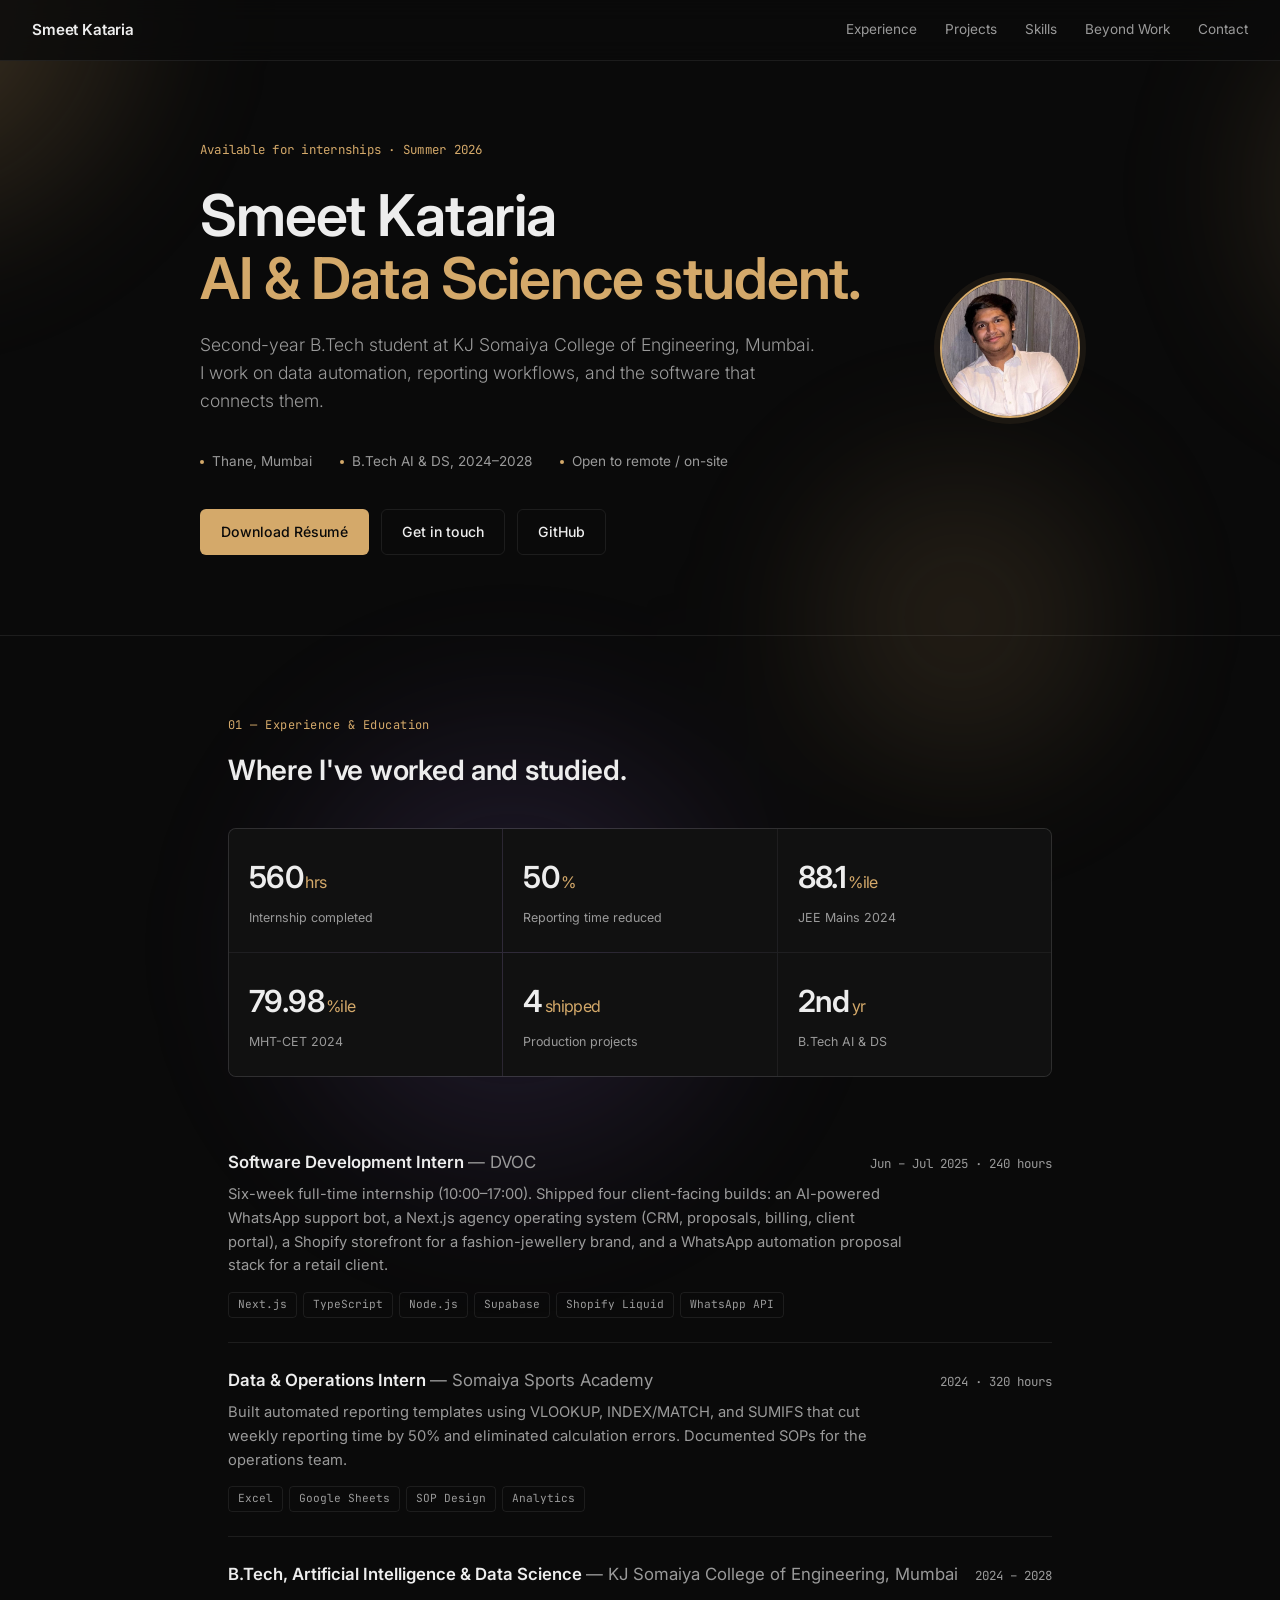
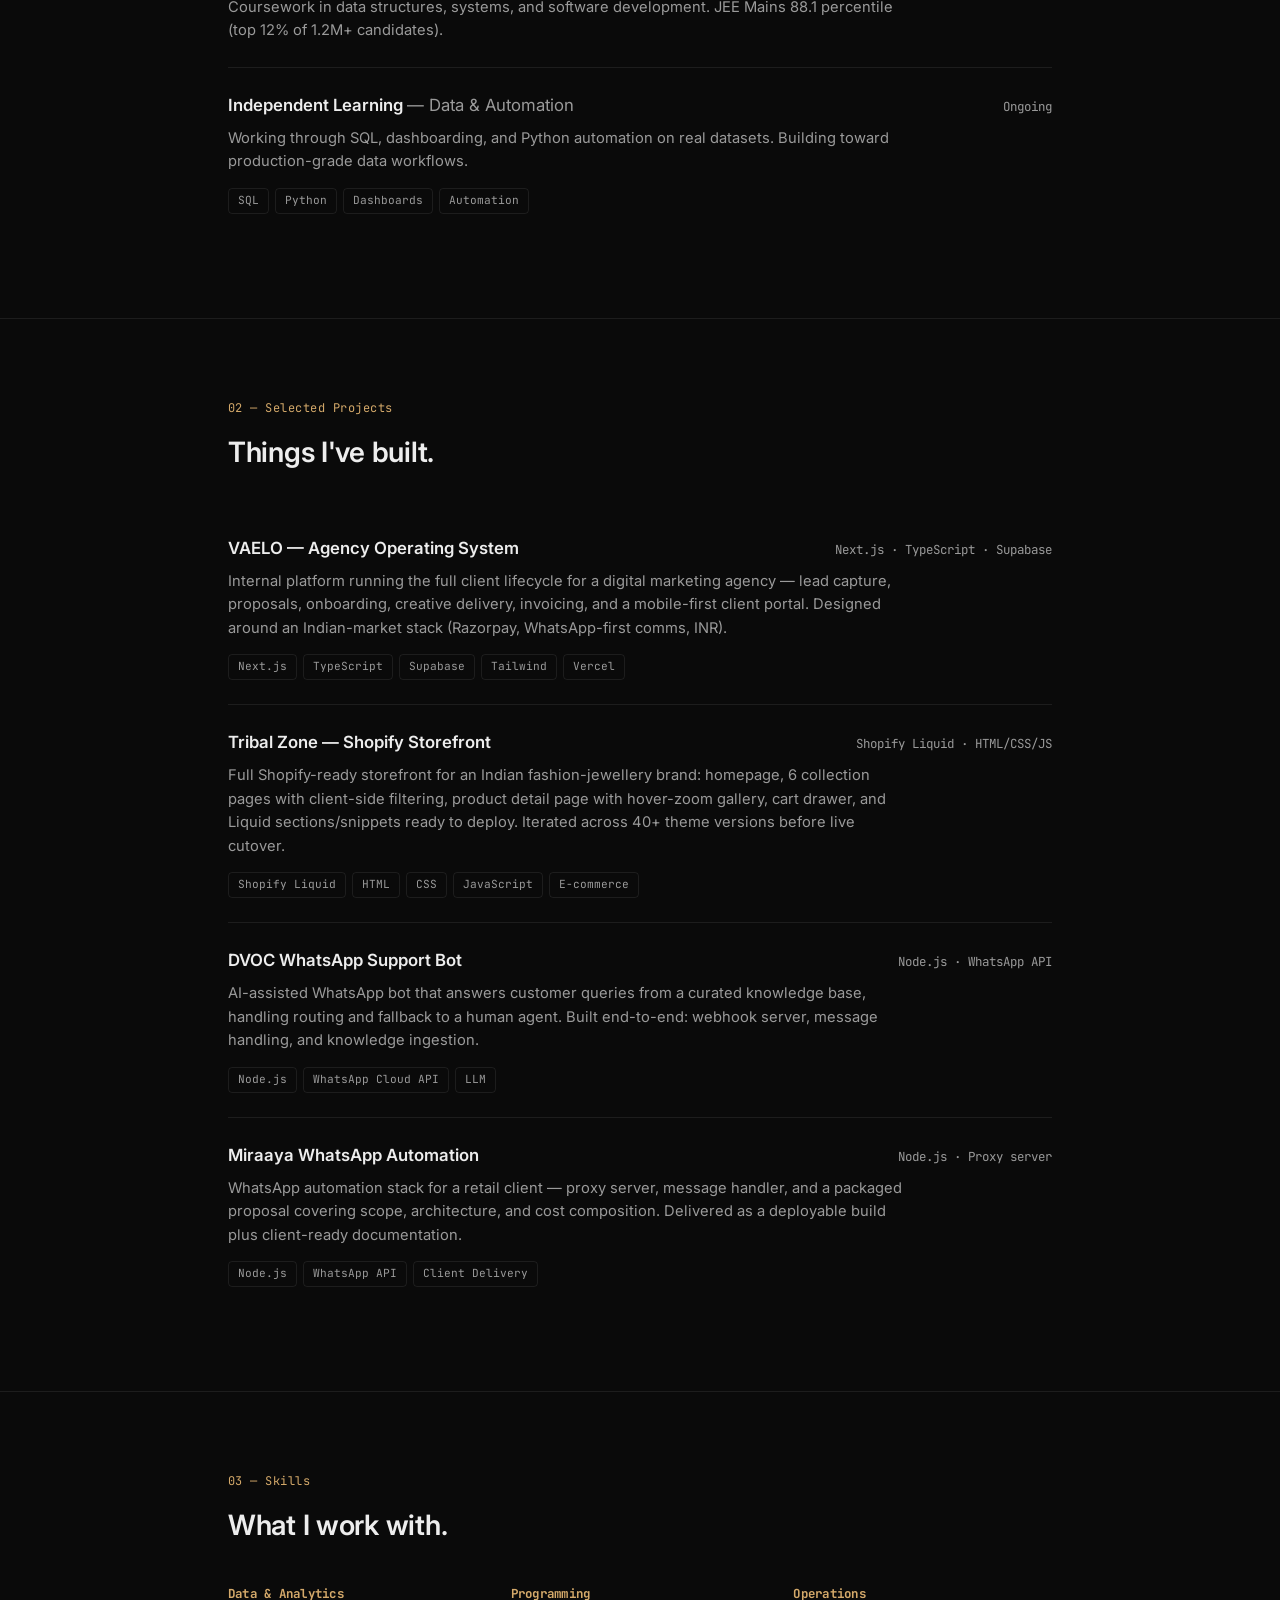
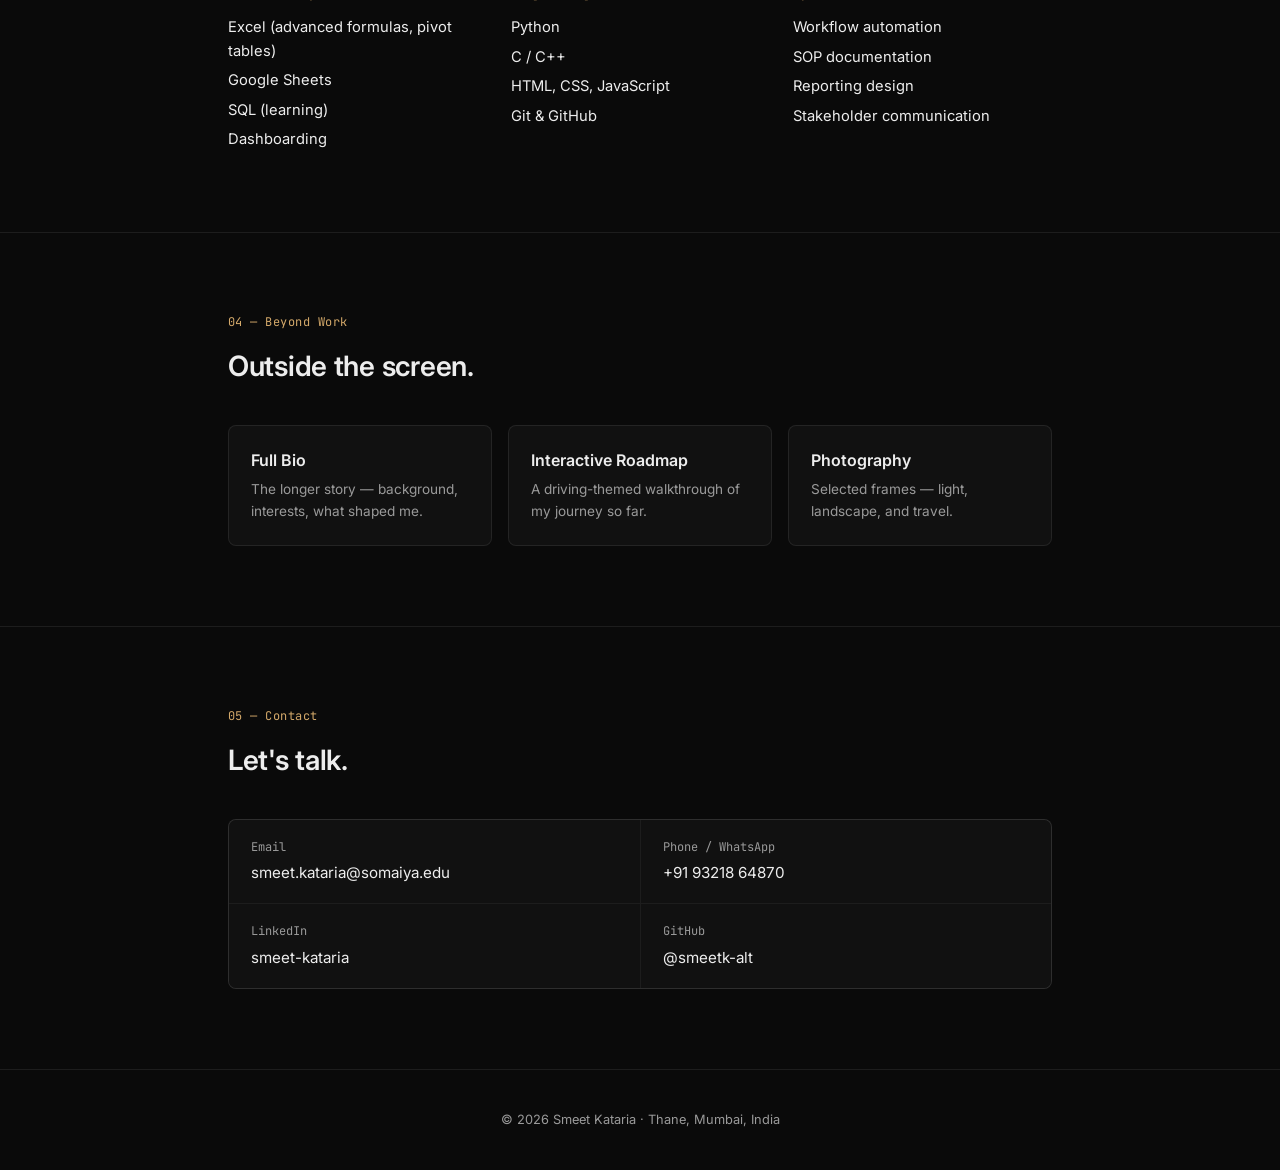
<file: Index.html>
<!DOCTYPE html>
<html lang="en">
<head>
<meta charset="UTF-8"/>
<meta name="viewport" content="width=device-width, initial-scale=1.0"/>
<title>Smeet Kataria — AI & Data Science Student</title>
<meta name="description" content="Smeet Kataria — AI & Data Science student at KJ Somaiya, Mumbai. Data, automation, and software."/>
<link rel="icon" type="image/svg+xml" href="data:image/svg+xml,<svg xmlns='http://www.w3.org/2000/svg' viewBox='0 0 100 100'><rect width='100' height='100' fill='%230a0a0a'/><text x='50' y='68' font-size='60' font-family='Georgia' fill='%23d4a96a' text-anchor='middle'>S</text></svg>">
<link rel="preconnect" href="https://fonts.googleapis.com">
<link rel="preconnect" href="https://fonts.gstatic.com" crossorigin>
<link href="https://fonts.googleapis.com/css2?family=Inter:wght@300;400;500;600;700&family=JetBrains+Mono:wght@400;500&display=swap" rel="stylesheet">
<style>
*,*::before,*::after{margin:0;padding:0;box-sizing:border-box;-webkit-font-smoothing:antialiased;}
:root{
  --ink:#ededed;
  --ink2:#9a9a9a;
  --ink3:#2a2a2a;
  --accent:#d4a96a;
  --bg:#0a0a0a;
  --card:#111;
  --border:rgba(255,255,255,.08);
}
html{scroll-behavior:smooth;}
body{font-family:'Inter',-apple-system,BlinkMacSystemFont,sans-serif;color:var(--ink);background:var(--bg);font-weight:400;line-height:1.6;position:relative;overflow-x:hidden;}
.bg-mesh{position:fixed;inset:-20%;z-index:0;pointer-events:none;filter:blur(60px);opacity:.55;}
.bg-mesh span{position:absolute;border-radius:50%;mix-blend-mode:screen;}
.bg-mesh .b1{width:48vw;height:48vw;left:-8%;top:-10%;background:radial-gradient(circle,rgba(212,169,106,.55),transparent 70%);animation:drift1 22s ease-in-out infinite;}
.bg-mesh .b2{width:42vw;height:42vw;right:-10%;top:8%;background:radial-gradient(circle,rgba(212,169,106,.40),transparent 70%);animation:drift2 26s ease-in-out infinite;}
.bg-mesh .b3{width:50vw;height:50vw;left:25%;bottom:-15%;background:radial-gradient(circle,rgba(150,110,220,.35),transparent 70%);animation:drift3 30s ease-in-out infinite;}
.bg-mesh .b4{width:36vw;height:36vw;left:55%;top:45%;background:radial-gradient(circle,rgba(212,169,106,.30),transparent 70%);animation:drift1 28s ease-in-out infinite reverse;}
@keyframes drift1{0%,100%{transform:translate(0,0) scale(1);}50%{transform:translate(8%,6%) scale(1.15);}}
@keyframes drift2{0%,100%{transform:translate(0,0) scale(1);}50%{transform:translate(-6%,10%) scale(1.1);}}
@keyframes drift3{0%,100%{transform:translate(0,0) scale(1);}50%{transform:translate(5%,-8%) scale(1.2);}}

.bg-stars{position:fixed;inset:0;z-index:0;pointer-events:none;overflow:hidden;}
.bg-stars span{position:absolute;background:#fff;border-radius:50%;opacity:0;animation:twinkle linear infinite;}
@keyframes twinkle{
  0%{opacity:0;transform:translateY(0);}
  20%{opacity:.8;}
  80%{opacity:.6;}
  100%{opacity:0;transform:translateY(-30px);}
}
body > *{position:relative;z-index:1;}

/* TOP BAR */
#topbar{position:fixed;top:0;left:0;right:0;z-index:100;padding:18px 32px;
  display:flex;justify-content:space-between;align-items:center;
  background:rgba(10,10,10,.8);backdrop-filter:blur(12px);
  border-bottom:1px solid var(--border);}
.tb-logo{font-weight:600;font-size:.95rem;color:var(--ink);text-decoration:none;letter-spacing:-.01em;}
.tb-nav{display:flex;gap:28px;}
.tb-nav a{font-size:.85rem;color:var(--ink2);text-decoration:none;transition:color .2s;font-weight:400;}
.tb-nav a:hover{color:var(--ink);}
@media(max-width:600px){#topbar{padding:14px 20px;}.tb-nav{gap:18px;}.tb-nav a{font-size:.8rem;}}

/* CONTAINER */
.container{max-width:880px;margin:0 auto;padding:0 28px;}

/* HERO */
.hero{padding:140px 28px 80px;}
.hero-inner{max-width:880px;margin:0 auto;display:flex;gap:48px;align-items:center;}
.hero-text{flex:1;min-width:0;}
.hero-photo{flex:0 0 140px;width:140px;height:140px;border-radius:50%;overflow:hidden;
  border:2px solid var(--accent);box-shadow:0 0 0 6px rgba(212,169,106,.08);
  background:linear-gradient(135deg,#1a1a1a,#0a0a0a);position:relative;}
.hero-photo img{width:100%;height:100%;object-fit:cover;object-position:center 25%;display:block;position:relative;z-index:2;}
.hero-photo-fallback{position:absolute;inset:0;z-index:1;display:flex;align-items:center;justify-content:center;
  font-family:'JetBrains Mono',monospace;font-size:2.2rem;color:var(--accent);font-weight:500;letter-spacing:.02em;}
@media(max-width:680px){
  .hero-inner{flex-direction:column-reverse;gap:28px;align-items:flex-start;}
  .hero-photo{flex:0 0 96px;width:96px;height:96px;}
}
.hero-eyebrow{font-family:'JetBrains Mono',monospace;font-size:.78rem;color:var(--accent);margin-bottom:24px;letter-spacing:.02em;}
.hero h1{font-size:clamp(2.4rem,6vw,3.6rem);font-weight:600;line-height:1.1;letter-spacing:-.02em;margin-bottom:20px;}
.hero h1 span{color:var(--accent);}
.hero-lede{font-size:1.1rem;color:var(--ink2);max-width:620px;margin-bottom:36px;font-weight:300;}
.hero-meta{display:flex;flex-wrap:wrap;gap:20px 28px;font-size:.85rem;color:var(--ink2);margin-bottom:36px;}
.hero-meta span{display:inline-flex;align-items:center;gap:8px;}
.hero-meta span::before{content:'';width:4px;height:4px;border-radius:50%;background:var(--accent);}
.cta-row{display:flex;flex-wrap:wrap;gap:12px;}
.btn{display:inline-flex;align-items:center;gap:8px;padding:11px 20px;font-size:.88rem;font-weight:500;
  text-decoration:none;border-radius:6px;transition:all .2s;border:1px solid transparent;}
.btn-primary{background:var(--accent);color:#0a0a0a;}
.btn-primary:hover{background:#e3b876;}
.btn-secondary{background:transparent;color:var(--ink);border-color:var(--border);}
.btn-secondary:hover{border-color:var(--ink2);background:rgba(255,255,255,.03);}

/* SECTION */
section{padding:80px 0;border-top:1px solid var(--border);}
.sec-label{font-family:'JetBrains Mono',monospace;font-size:.75rem;color:var(--accent);margin-bottom:12px;letter-spacing:.04em;}
.sec-title{font-size:1.75rem;font-weight:600;letter-spacing:-.01em;margin-bottom:36px;}

/* STATS */
.stats{display:grid;grid-template-columns:repeat(3,1fr);gap:1px;background:var(--border);border:1px solid var(--border);border-radius:8px;overflow:hidden;margin-bottom:48px;}
@media(max-width:600px){.stats{grid-template-columns:repeat(2,1fr);}}
.stat{background:var(--card);padding:24px 20px;}
.stat-n{font-size:1.9rem;font-weight:600;color:var(--ink);letter-spacing:-.02em;}
.stat-n span{color:var(--accent);font-size:1rem;font-weight:400;margin-left:2px;}
.stat-l{font-size:.78rem;color:var(--ink2);margin-top:6px;}

/* EXPERIENCE / EDUCATION LIST */
.entry{padding:24px 0;border-bottom:1px solid var(--border);}
.entry:last-child{border-bottom:none;}
.entry-head{display:flex;justify-content:space-between;align-items:baseline;flex-wrap:wrap;gap:8px;margin-bottom:6px;}
.entry-title{font-size:1.05rem;font-weight:600;color:var(--ink);}
.entry-org{color:var(--ink2);font-weight:400;}
.entry-date{font-family:'JetBrains Mono',monospace;font-size:.78rem;color:var(--ink2);}
.entry-body{font-size:.92rem;color:var(--ink2);margin-top:8px;max-width:680px;}
.entry-tags{display:flex;flex-wrap:wrap;gap:6px;margin-top:14px;}
.tag{font-family:'JetBrains Mono',monospace;font-size:.7rem;padding:3px 9px;border:1px solid var(--border);border-radius:4px;color:var(--ink2);}

/* SKILLS */
.skills-grid{display:grid;grid-template-columns:repeat(auto-fit,minmax(220px,1fr));gap:24px;}
.skill-group h4{font-size:.78rem;font-family:'JetBrains Mono',monospace;color:var(--accent);margin-bottom:12px;letter-spacing:.02em;}
.skill-group ul{list-style:none;display:flex;flex-direction:column;gap:6px;}
.skill-group li{font-size:.92rem;color:var(--ink);}

/* PERSONAL / OFF-HOURS */
.beyond{display:grid;grid-template-columns:repeat(auto-fit,minmax(240px,1fr));gap:16px;}
.beyond-card{padding:22px;border:1px solid var(--border);border-radius:8px;background:var(--card);text-decoration:none;color:inherit;transition:border-color .2s,transform .2s;}
.beyond-card:hover{border-color:var(--ink2);transform:translateY(-2px);}
.beyond-card h4{font-size:1rem;font-weight:600;margin-bottom:6px;}
.beyond-card p{font-size:.85rem;color:var(--ink2);}

/* CONTACT */
.contact-list{display:grid;grid-template-columns:repeat(2,1fr);gap:1px;background:var(--border);border:1px solid var(--border);border-radius:8px;overflow:hidden;}
@media(max-width:600px){.contact-list{grid-template-columns:1fr;}}
.contact-list a{background:var(--card);padding:18px 22px;text-decoration:none;display:block;transition:background .2s;}
.contact-list a:hover{background:#161616;}
.contact-l{font-size:.75rem;font-family:'JetBrains Mono',monospace;color:var(--ink2);margin-bottom:4px;}
.contact-v{font-size:.95rem;color:var(--ink);}

/* FOOTER */
footer{padding:40px 28px;text-align:center;font-size:.8rem;color:var(--ink2);border-top:1px solid var(--border);}
</style>
</head>
<body>

<div class="bg-mesh" aria-hidden="true"><span class="b1"></span><span class="b2"></span><span class="b3"></span><span class="b4"></span></div>
<div class="bg-stars" id="stars" aria-hidden="true"></div>

<nav id="topbar">
  <a class="tb-logo" href="#top">Smeet Kataria</a>
  <div class="tb-nav">
    <a href="#experience">Experience</a>
    <a href="#projects">Projects</a>
    <a href="#skills">Skills</a>
    <a href="#beyond">Beyond Work</a>
    <a href="#contact">Contact</a>
  </div>
</nav>

<header class="hero" id="top">
  <div class="hero-inner">
    <div class="hero-text">
    <div class="hero-eyebrow">Available for internships · Summer 2026</div>
    <h1>Smeet Kataria<br><span>AI &amp; Data Science student.</span></h1>
    <p class="hero-lede">Second-year B.Tech student at KJ Somaiya College of Engineering, Mumbai. I work on data automation, reporting workflows, and the software that connects them.</p>
    <div class="hero-meta">
      <span>Thane, Mumbai</span>
      <span>B.Tech AI &amp; DS, 2024–2028</span>
      <span>Open to remote / on-site</span>
    </div>
    <div class="cta-row">
      <a class="btn btn-primary" href="resume.pdf" target="_blank" rel="noopener">Download Résumé</a>
      <a class="btn btn-secondary" href="#contact">Get in touch</a>
      <a class="btn btn-secondary" href="https://github.com/smeetk-alt" target="_blank" rel="noopener">GitHub</a>
    </div>
    </div>
    <div class="hero-photo">
      <div class="hero-photo-fallback">SK</div>
      <img src="profile.jpeg" alt="Smeet Kataria" onerror="this.style.display='none'">
    </div>
  </div>
</header>

<section id="experience">
  <div class="container">
    <div class="sec-label">01 — Experience &amp; Education</div>
    <h2 class="sec-title">Where I've worked and studied.</h2>

    <div class="stats">
      <div class="stat"><div class="stat-n">560<span>hrs</span></div><div class="stat-l">Internship completed</div></div>
      <div class="stat"><div class="stat-n">50<span>%</span></div><div class="stat-l">Reporting time reduced</div></div>
      <div class="stat"><div class="stat-n">88.1<span>%ile</span></div><div class="stat-l">JEE Mains 2024</div></div>
      <div class="stat"><div class="stat-n">79.98<span>%ile</span></div><div class="stat-l">MHT-CET 2024</div></div>
      <div class="stat"><div class="stat-n">4<span>shipped</span></div><div class="stat-l">Production projects</div></div>
      <div class="stat"><div class="stat-n">2nd<span>yr</span></div><div class="stat-l">B.Tech AI &amp; DS</div></div>
    </div>

    <div class="entry">
      <div class="entry-head">
        <div class="entry-title">Software Development Intern <span class="entry-org">— DVOC</span></div>
        <div class="entry-date">Jun – Jul 2025 · 240 hours</div>
      </div>
      <div class="entry-body">Six-week full-time internship (10:00–17:00). Shipped four client-facing builds: an AI-powered WhatsApp support bot, a Next.js agency operating system (CRM, proposals, billing, client portal), a Shopify storefront for a fashion-jewellery brand, and a WhatsApp automation proposal stack for a retail client.</div>
      <div class="entry-tags">
        <span class="tag">Next.js</span><span class="tag">TypeScript</span><span class="tag">Node.js</span><span class="tag">Supabase</span><span class="tag">Shopify Liquid</span><span class="tag">WhatsApp API</span>
      </div>
    </div>

    <div class="entry">
      <div class="entry-head">
        <div class="entry-title">Data &amp; Operations Intern <span class="entry-org">— Somaiya Sports Academy</span></div>
        <div class="entry-date">2024 · 320 hours</div>
      </div>
      <div class="entry-body">Built automated reporting templates using VLOOKUP, INDEX/MATCH, and SUMIFS that cut weekly reporting time by 50% and eliminated calculation errors. Documented SOPs for the operations team.</div>
      <div class="entry-tags">
        <span class="tag">Excel</span><span class="tag">Google Sheets</span><span class="tag">SOP Design</span><span class="tag">Analytics</span>
      </div>
    </div>

    <div class="entry">
      <div class="entry-head">
        <div class="entry-title">B.Tech, Artificial Intelligence &amp; Data Science <span class="entry-org">— KJ Somaiya College of Engineering, Mumbai</span></div>
        <div class="entry-date">2024 – 2028</div>
      </div>
      <div class="entry-body">Coursework in data structures, systems, and software development. JEE Mains 88.1 percentile (top 12% of 1.2M+ candidates).</div>
    </div>

    <div class="entry">
      <div class="entry-head">
        <div class="entry-title">Independent Learning <span class="entry-org">— Data &amp; Automation</span></div>
        <div class="entry-date">Ongoing</div>
      </div>
      <div class="entry-body">Working through SQL, dashboarding, and Python automation on real datasets. Building toward production-grade data workflows.</div>
      <div class="entry-tags">
        <span class="tag">SQL</span><span class="tag">Python</span><span class="tag">Dashboards</span><span class="tag">Automation</span>
      </div>
    </div>
  </div>
</section>

<section id="projects">
  <div class="container">
    <div class="sec-label">02 — Selected Projects</div>
    <h2 class="sec-title">Things I've built.</h2>

    <div class="entry">
      <div class="entry-head">
        <div class="entry-title">VAELO — Agency Operating System</div>
        <div class="entry-date">Next.js · TypeScript · Supabase</div>
      </div>
      <div class="entry-body">Internal platform running the full client lifecycle for a digital marketing agency — lead capture, proposals, onboarding, creative delivery, invoicing, and a mobile-first client portal. Designed around an Indian-market stack (Razorpay, WhatsApp-first comms, INR).</div>
      <div class="entry-tags">
        <span class="tag">Next.js</span><span class="tag">TypeScript</span><span class="tag">Supabase</span><span class="tag">Tailwind</span><span class="tag">Vercel</span>
      </div>
    </div>

    <div class="entry">
      <div class="entry-head">
        <div class="entry-title">Tribal Zone — Shopify Storefront</div>
        <div class="entry-date">Shopify Liquid · HTML/CSS/JS</div>
      </div>
      <div class="entry-body">Full Shopify-ready storefront for an Indian fashion-jewellery brand: homepage, 6 collection pages with client-side filtering, product detail page with hover-zoom gallery, cart drawer, and Liquid sections/snippets ready to deploy. Iterated across 40+ theme versions before live cutover.</div>
      <div class="entry-tags">
        <span class="tag">Shopify Liquid</span><span class="tag">HTML</span><span class="tag">CSS</span><span class="tag">JavaScript</span><span class="tag">E-commerce</span>
      </div>
    </div>

    <div class="entry">
      <div class="entry-head">
        <div class="entry-title">DVOC WhatsApp Support Bot</div>
        <div class="entry-date">Node.js · WhatsApp API</div>
      </div>
      <div class="entry-body">AI-assisted WhatsApp bot that answers customer queries from a curated knowledge base, handling routing and fallback to a human agent. Built end-to-end: webhook server, message handling, and knowledge ingestion.</div>
      <div class="entry-tags">
        <span class="tag">Node.js</span><span class="tag">WhatsApp Cloud API</span><span class="tag">LLM</span>
      </div>
    </div>

    <div class="entry">
      <div class="entry-head">
        <div class="entry-title">Miraaya WhatsApp Automation</div>
        <div class="entry-date">Node.js · Proxy server</div>
      </div>
      <div class="entry-body">WhatsApp automation stack for a retail client — proxy server, message handler, and a packaged proposal covering scope, architecture, and cost composition. Delivered as a deployable build plus client-ready documentation.</div>
      <div class="entry-tags">
        <span class="tag">Node.js</span><span class="tag">WhatsApp API</span><span class="tag">Client Delivery</span>
      </div>
    </div>
  </div>
</section>

<section id="skills">
  <div class="container">
    <div class="sec-label">03 — Skills</div>
    <h2 class="sec-title">What I work with.</h2>
    <div class="skills-grid">
      <div class="skill-group">
        <h4>Data &amp; Analytics</h4>
        <ul>
          <li>Excel (advanced formulas, pivot tables)</li>
          <li>Google Sheets</li>
          <li>SQL (learning)</li>
          <li>Dashboarding</li>
        </ul>
      </div>
      <div class="skill-group">
        <h4>Programming</h4>
        <ul>
          <li>Python</li>
          <li>C / C++</li>
          <li>HTML, CSS, JavaScript</li>
          <li>Git &amp; GitHub</li>
        </ul>
      </div>
      <div class="skill-group">
        <h4>Operations</h4>
        <ul>
          <li>Workflow automation</li>
          <li>SOP documentation</li>
          <li>Reporting design</li>
          <li>Stakeholder communication</li>
        </ul>
      </div>
    </div>
  </div>
</section>

<section id="beyond">
  <div class="container">
    <div class="sec-label">04 — Beyond Work</div>
    <h2 class="sec-title">Outside the screen.</h2>
    <div class="beyond">
      <a class="beyond-card" href="smeet-bio.html">
        <h4>Full Bio</h4>
        <p>The longer story — background, interests, what shaped me.</p>
      </a>
      <a class="beyond-card" href="RoadmapJourney.html">
        <h4>Interactive Roadmap</h4>
        <p>A driving-themed walkthrough of my journey so far.</p>
      </a>
      <a class="beyond-card" href="https://pin.it/7MARs37NP" target="_blank" rel="noopener">
        <h4>Photography</h4>
        <p>Selected frames — light, landscape, and travel.</p>
      </a>
    </div>
  </div>
</section>

<section id="contact">
  <div class="container">
    <div class="sec-label">05 — Contact</div>
    <h2 class="sec-title">Let's talk.</h2>
    <div class="contact-list">
      <a href="mailto:smeet.kataria@somaiya.edu">
        <div class="contact-l">Email</div>
        <div class="contact-v">smeet.kataria@somaiya.edu</div>
      </a>
      <a href="tel:+919321864870">
        <div class="contact-l">Phone / WhatsApp</div>
        <div class="contact-v">+91 93218 64870</div>
      </a>
      <a href="https://www.linkedin.com/in/smeet-kataria-89210b405" target="_blank" rel="noopener">
        <div class="contact-l">LinkedIn</div>
        <div class="contact-v">smeet-kataria</div>
      </a>
      <a href="https://github.com/smeetk-alt" target="_blank" rel="noopener">
        <div class="contact-l">GitHub</div>
        <div class="contact-v">@smeetk-alt</div>
      </a>
    </div>
  </div>
</section>

<footer>
  © <span id="yr"></span> Smeet Kataria · Thane, Mumbai, India
</footer>

<script>
document.getElementById('yr').textContent=new Date().getFullYear();

(function(){
  const host=document.getElementById('stars');
  const N=80;
  for(let i=0;i<N;i++){
    const s=document.createElement('span');
    const size=Math.random()*1.8+0.4;
    s.style.width=s.style.height=size+'px';
    s.style.left=Math.random()*100+'%';
    s.style.top=Math.random()*100+'%';
    const dur=Math.random()*2.5+1.5;
    s.style.animationDuration=dur+'s';
    s.style.animationDelay=(-Math.random()*dur)+'s';
    host.appendChild(s);
  }
})();
</script>
</body>
</html>
</file>
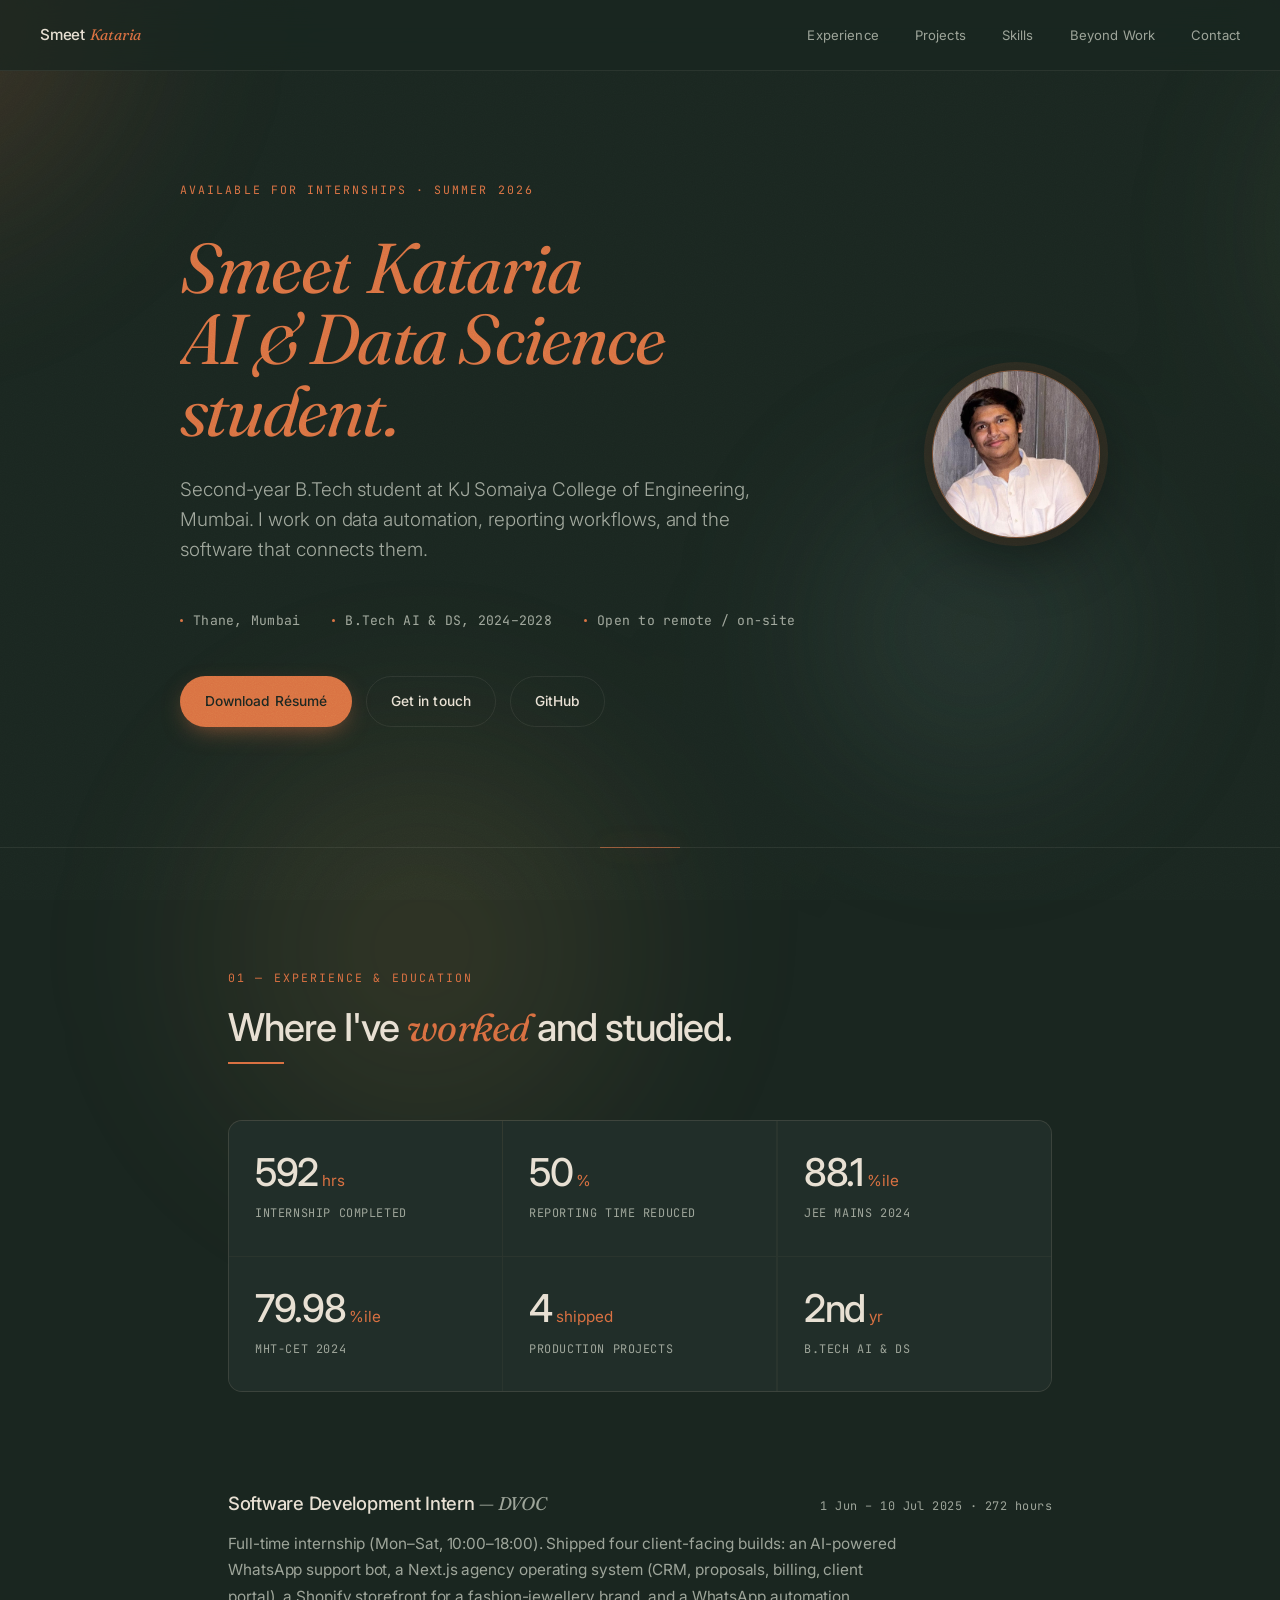
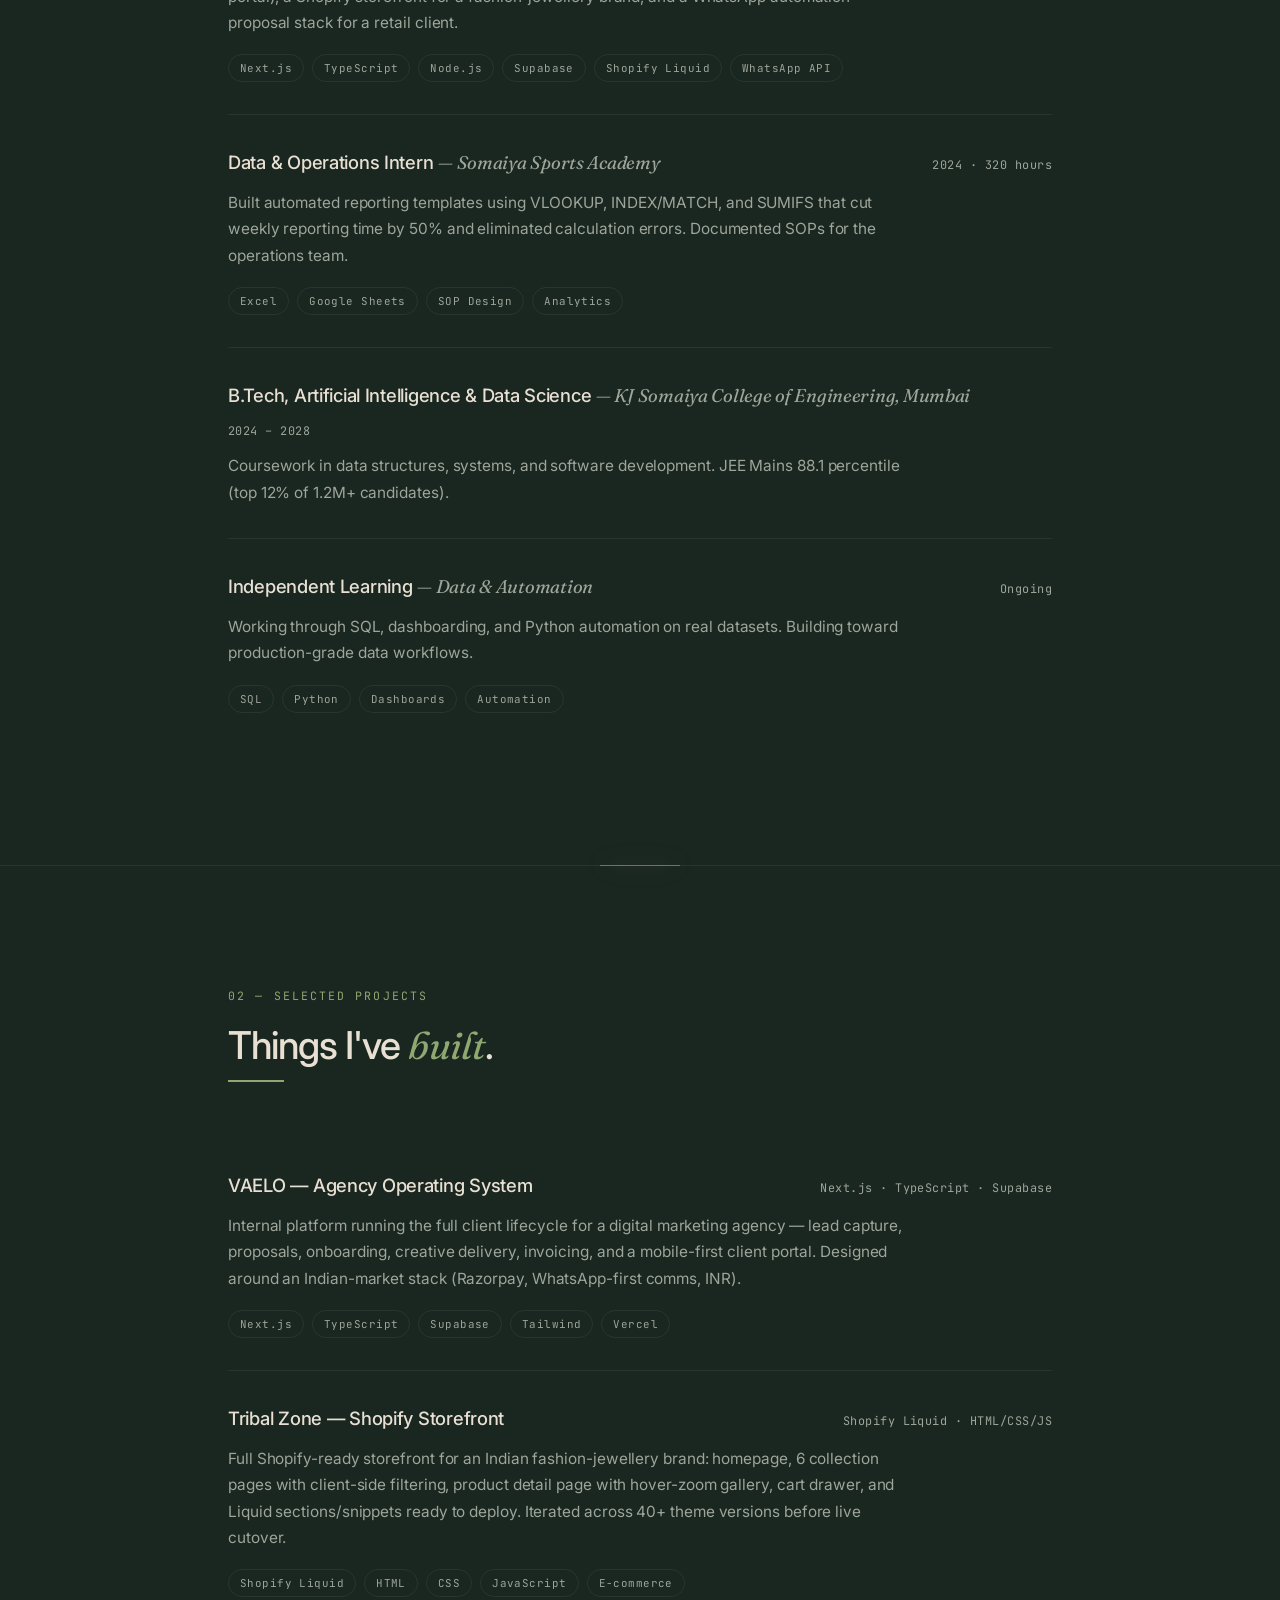
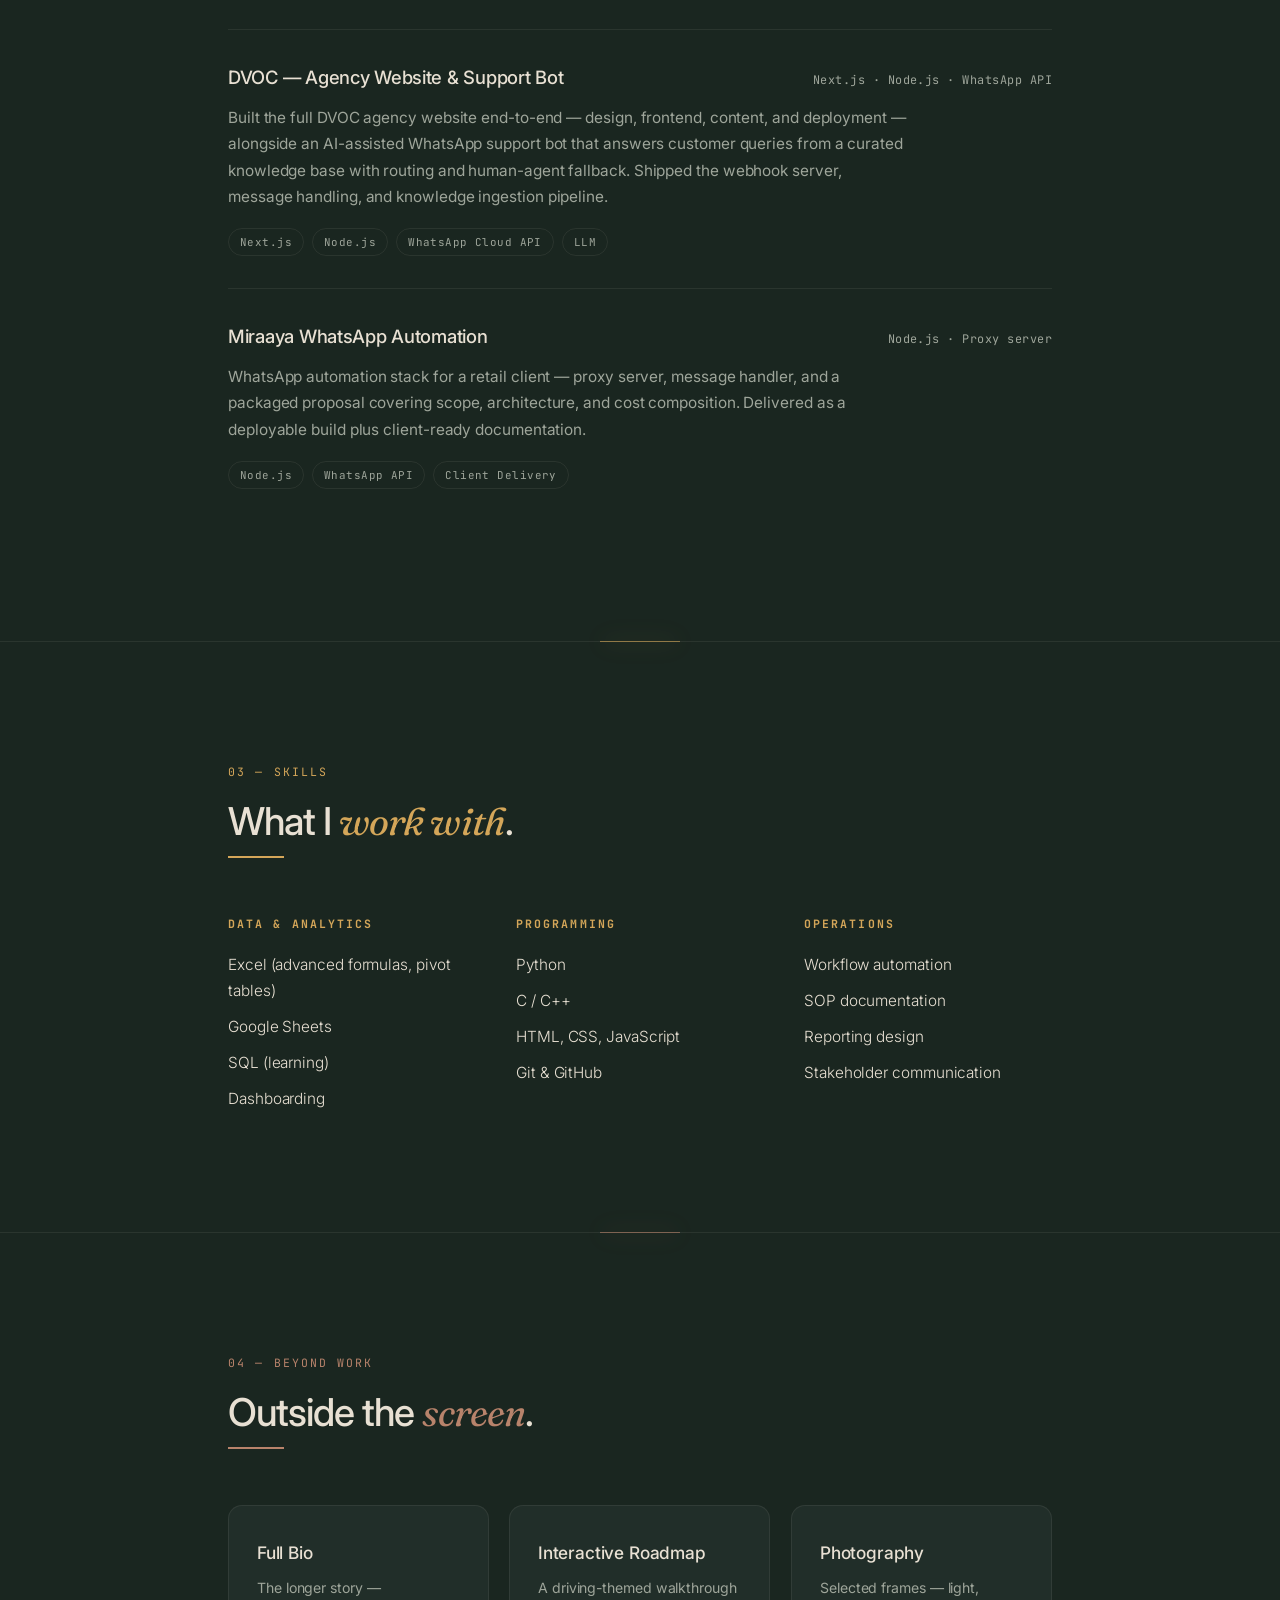
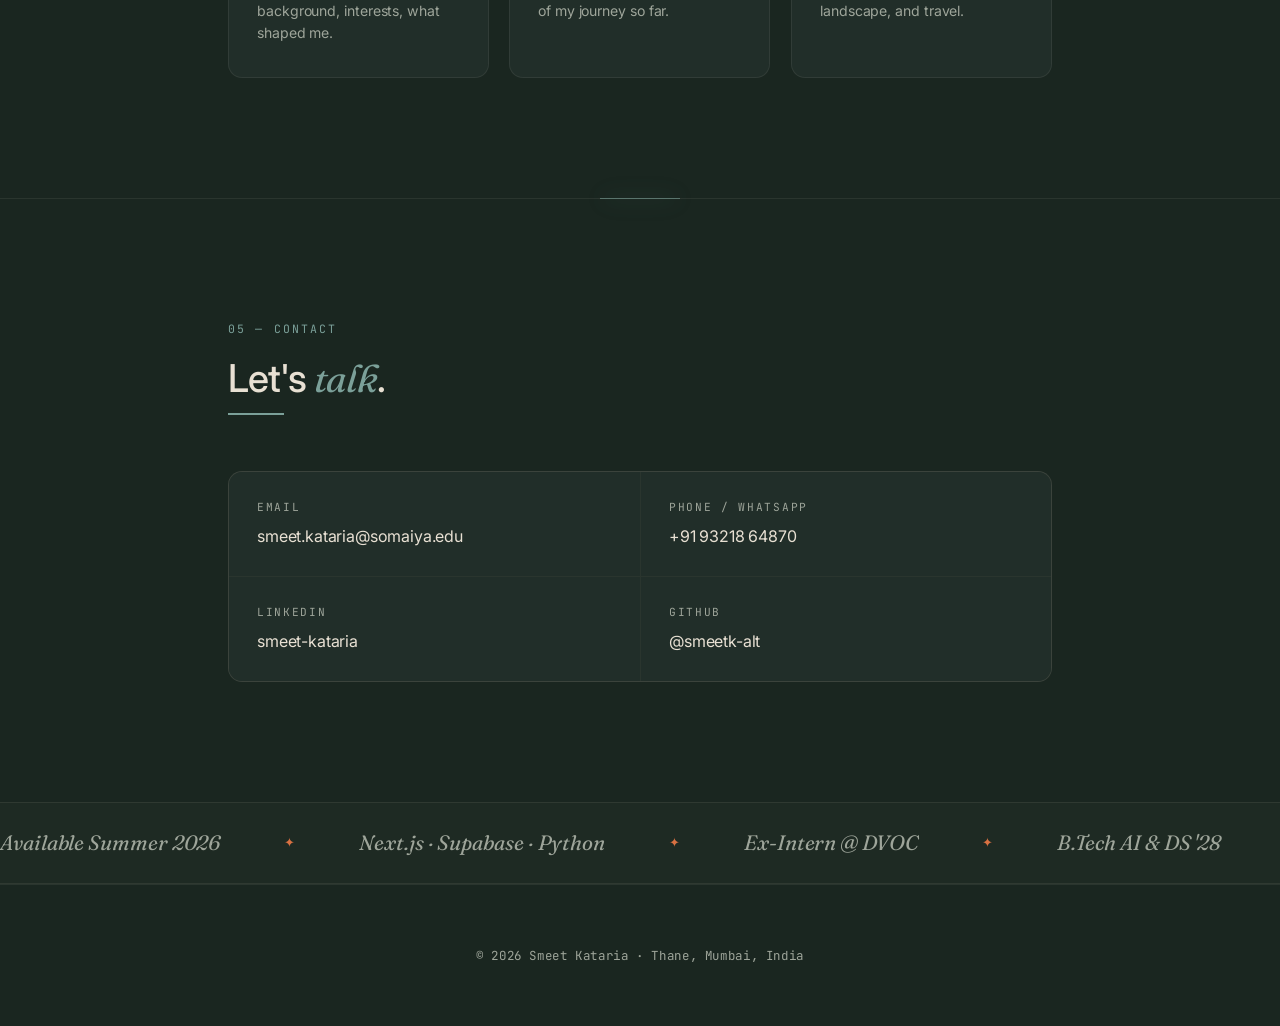
<file: index.html>
<!DOCTYPE html>
<html lang="en">
<head>
<meta charset="UTF-8"/>
<meta name="viewport" content="width=device-width, initial-scale=1.0"/>
<title>Smeet Kataria — AI & Data Science Student</title>
<meta name="description" content="Smeet Kataria — AI & Data Science student at KJ Somaiya, Mumbai. Data, automation, and software."/>
<link rel="icon" type="image/svg+xml" href="data:image/svg+xml,<svg xmlns='http://www.w3.org/2000/svg' viewBox='0 0 100 100'><rect width='100' height='100' fill='%231a2620'/><text x='50' y='68' font-size='60' font-family='Georgia' font-style='italic' fill='%23d97142' text-anchor='middle'>S</text></svg>">
<link rel="preconnect" href="https://fonts.googleapis.com">
<link rel="preconnect" href="https://fonts.gstatic.com" crossorigin>
<link href="https://fonts.googleapis.com/css2?family=Inter:wght@300;400;500;600;700&family=Fraunces:ital,opsz,wght@0,9..144,400;0,9..144,500;1,9..144,400;1,9..144,500&family=JetBrains+Mono:wght@400;500&display=swap" rel="stylesheet">
<style>
*,*::before,*::after{margin:0;padding:0;box-sizing:border-box;-webkit-font-smoothing:antialiased;}
:root{
  /* deep forest editorial — expedition, National Geographic */
  --bg:#1a2620;
  --card:#212e29;
  --card-2:#2a3a34;
  --ink:#e8e0d3;            /* warm bone */
  --ink2:#9ea59a;           /* muted sage-grey */
  --ink3:#4a544e;
  --border:rgba(232,224,211,.08);

  --accent:#d97142;         /* burnt orange — brand anchor */
  --accent-warm:#e6885a;

  /* section palette — earth tones only */
  --c-experience:#d97142;   /* burnt orange */
  --c-projects:#8fa872;     /* moss */
  --c-skills:#d4a659;       /* ochre */
  --c-beyond:#b8836b;       /* umber tan */
  --c-contact:#7ba099;      /* weathered teal */

  --spring:cubic-bezier(.34,1.56,.64,1);
  --ease:cubic-bezier(.2,.7,.2,1);
}

/* Per-section accents — full palette rotation */
#experience{--sec:var(--c-experience);}
#projects{--sec:var(--c-projects);}
#skills{--sec:var(--c-skills);}
#beyond{--sec:var(--c-beyond);}
#contact{--sec:var(--c-contact);}
html{scroll-behavior:smooth;}
body{font-family:'Inter',-apple-system,BlinkMacSystemFont,sans-serif;color:var(--ink);background:var(--bg);font-weight:400;line-height:1.7;letter-spacing:-.005em;position:relative;overflow-x:hidden;}
::selection{background:rgba(217,113,66,.3);color:var(--ink);}
.bg-mesh{position:fixed;inset:-20%;z-index:0;pointer-events:none;filter:blur(70px);opacity:.55;}
.bg-mesh span{position:absolute;border-radius:50%;mix-blend-mode:screen;}
.bg-mesh .b1{width:52vw;height:52vw;left:-10%;top:-12%;background:radial-gradient(circle,rgba(217,113,66,.42),transparent 70%);animation:drift1 22s ease-in-out infinite;}
.bg-mesh .b2{width:44vw;height:44vw;right:-12%;top:10%;background:radial-gradient(circle,rgba(143,168,114,.30),transparent 70%);animation:drift2 26s ease-in-out infinite;}
.bg-mesh .b3{width:50vw;height:50vw;left:20%;bottom:-15%;background:radial-gradient(circle,rgba(212,166,89,.28),transparent 70%);animation:drift3 30s ease-in-out infinite;}
.bg-mesh .b4{width:38vw;height:38vw;left:55%;top:45%;background:radial-gradient(circle,rgba(123,160,153,.28),transparent 70%);animation:drift1 28s ease-in-out infinite reverse;}
@keyframes drift1{0%,100%{transform:translate(0,0) scale(1);}50%{transform:translate(8%,6%) scale(1.15);}}
@keyframes drift2{0%,100%{transform:translate(0,0) scale(1);}50%{transform:translate(-6%,10%) scale(1.1);}}
@keyframes drift3{0%,100%{transform:translate(0,0) scale(1);}50%{transform:translate(5%,-8%) scale(1.2);}}

.bg-stars{position:fixed;inset:0;z-index:0;pointer-events:none;overflow:hidden;}
.bg-stars span{position:absolute;background:rgba(232,224,211,.7);border-radius:50%;opacity:0;animation:twinkle linear infinite;}
@keyframes twinkle{
  0%{opacity:0;transform:translateY(0);}
  20%{opacity:.7;}
  80%{opacity:.5;}
  100%{opacity:0;transform:translateY(-30px);}
}
body > *{position:relative;z-index:1;}

/* TOP BAR */
#topbar{position:fixed;top:0;left:0;right:0;z-index:500;padding:22px 40px;pointer-events:auto;
  display:flex;justify-content:space-between;align-items:center;
  background:rgba(26,38,32,.75);backdrop-filter:blur(20px) saturate(140%);
  -webkit-backdrop-filter:blur(20px) saturate(140%);
  border-bottom:1px solid var(--border);}
.tb-logo{font-weight:500;font-size:.95rem;color:var(--ink);text-decoration:none;letter-spacing:-.015em;}
.tb-logo em{font-family:'Fraunces',Georgia,serif;font-style:italic;color:var(--accent);font-weight:400;margin-left:1px;}
.tb-nav{display:flex;gap:36px;}
.tb-nav a{font-size:.82rem;color:var(--ink2);text-decoration:none;transition:color .3s var(--ease);font-weight:400;letter-spacing:.01em;position:relative;pointer-events:auto;cursor:pointer;}
.tb-nav a::after{content:'';position:absolute;left:0;right:0;bottom:-6px;height:1px;background:var(--accent);transform:scaleX(0);transform-origin:left;transition:transform .4s var(--spring);}
.tb-nav a:hover{color:var(--ink);}
.tb-nav a:hover::after{transform:scaleX(1);}
@media(max-width:600px){#topbar{padding:16px 22px;}.tb-nav{gap:20px;}.tb-nav a{font-size:.78rem;}}

/* CONTAINER */
.container{max-width:880px;margin:0 auto;padding:0 28px;}

/* HERO */
.hero{padding:180px 28px 120px;}
.hero-inner{max-width:920px;margin:0 auto;display:flex;gap:64px;align-items:center;}
.hero-text{flex:1;min-width:0;}
.hero-photo{flex:0 0 168px;width:168px;height:168px;border-radius:50%;overflow:hidden;
  border:1px solid rgba(217,113,66,.5);box-shadow:0 0 0 8px rgba(217,113,66,.10),0 20px 60px rgba(0,0,0,.4);
  background:linear-gradient(135deg,var(--card-2),var(--card));position:relative;transition:transform .8s var(--spring);}
.hero-photo:hover{transform:scale(1.03);}
.hero-photo img{width:100%;height:100%;object-fit:cover;object-position:center 25%;display:block;position:relative;z-index:2;}
.hero-photo-fallback{position:absolute;inset:0;z-index:1;display:flex;align-items:center;justify-content:center;
  font-family:'JetBrains Mono',monospace;font-size:2.2rem;color:var(--accent);font-weight:500;letter-spacing:.02em;}
@media(max-width:680px){
  .hero-inner{flex-direction:column-reverse;gap:36px;align-items:flex-start;}
  .hero-photo{flex:0 0 112px;width:112px;height:112px;}
}
.hero-eyebrow{font-family:'JetBrains Mono',monospace;font-size:.72rem;color:var(--accent);margin-bottom:32px;letter-spacing:.18em;text-transform:uppercase;}
.hero h1{font-size:clamp(2.8rem,7vw,4.4rem);font-weight:500;line-height:1.02;letter-spacing:-.035em;margin-bottom:28px;}
.hero h1 span{color:var(--accent);font-family:'Fraunces',Georgia,serif;font-style:italic;font-weight:400;letter-spacing:-.025em;}
.hero-lede{font-size:1.18rem;color:var(--ink2);max-width:580px;margin-bottom:44px;font-weight:300;line-height:1.6;}
.hero-meta{display:flex;flex-wrap:wrap;gap:14px 32px;font-size:.82rem;color:var(--ink2);margin-bottom:44px;font-family:'JetBrains Mono',monospace;letter-spacing:.02em;}
.hero-meta span{display:inline-flex;align-items:center;gap:10px;}
.hero-meta span::before{content:'';width:3px;height:3px;border-radius:50%;background:var(--accent);}
.cta-row{display:flex;flex-wrap:wrap;gap:14px;}
.btn{display:inline-flex;align-items:center;gap:10px;padding:13px 24px;font-size:.86rem;font-weight:500;
  text-decoration:none;border-radius:100px;transition:all .4s var(--spring);border:1px solid transparent;letter-spacing:.005em;}
.btn-primary{background:var(--accent);color:#1a2620;box-shadow:0 8px 24px -8px rgba(217,113,66,.6);}
.btn-primary:hover{background:var(--accent-warm);transform:translateY(-2px);box-shadow:0 12px 32px -8px rgba(217,113,66,.7);}
.btn-secondary{background:transparent;color:var(--ink);border-color:var(--border);}
.btn-secondary:hover{border-color:rgba(232,224,211,.25);background:rgba(232,224,211,.04);transform:translateY(-2px);}

/* SECTION */
section{padding:120px 0;border-top:1px solid var(--border);position:relative;scroll-margin-top:80px;}
#top{scroll-margin-top:0;}
section::before{content:'';position:absolute;top:-1px;left:50%;transform:translateX(-50%);width:80px;height:1px;background:var(--sec,var(--accent));opacity:.6;box-shadow:0 0 24px var(--sec,var(--accent));}
.sec-label{font-family:'JetBrains Mono',monospace;font-size:.72rem;color:var(--sec,var(--accent));margin-bottom:18px;letter-spacing:.18em;text-transform:uppercase;}
.sec-title{font-size:clamp(1.8rem,3.2vw,2.4rem);font-weight:500;letter-spacing:-.025em;margin-bottom:56px;line-height:1.1;}
.sec-title em{font-family:'Fraunces',Georgia,serif;font-style:italic;color:var(--sec,var(--accent));font-weight:400;}

/* STATS */
.stats{display:grid;grid-template-columns:repeat(3,1fr);gap:1px;background:var(--border);border:1px solid var(--border);border-radius:14px;overflow:hidden;margin-bottom:64px;}
@media(max-width:600px){.stats{grid-template-columns:repeat(2,1fr);}}
.stat{background:var(--card);padding:32px 26px;transition:background .4s var(--ease);}
.stat:hover{background:var(--card-2);}
.stat-n{font-size:2.4rem;font-weight:500;color:var(--ink);letter-spacing:-.035em;line-height:1;}
.stat-n span{color:var(--accent);font-size:.95rem;font-weight:400;margin-left:4px;letter-spacing:0;}
.stat-l{font-size:.74rem;color:var(--ink2);margin-top:12px;font-family:'JetBrains Mono',monospace;letter-spacing:.05em;text-transform:uppercase;}

/* EXPERIENCE / EDUCATION LIST */
.entry{padding:32px 0;border-bottom:1px solid var(--border);transition:padding .3s var(--ease);}
.entry:last-child{border-bottom:none;}
.entry-head{display:flex;justify-content:space-between;align-items:baseline;flex-wrap:wrap;gap:10px;margin-bottom:8px;}
.entry-title{font-size:1.15rem;font-weight:500;color:var(--ink);letter-spacing:-.015em;}
.entry-org{color:var(--ink2);font-weight:400;font-style:italic;font-family:'Fraunces',Georgia,serif;}
.entry-date{font-family:'JetBrains Mono',monospace;font-size:.74rem;color:var(--ink2);letter-spacing:.04em;}
.entry-body{font-size:.96rem;color:var(--ink2);margin-top:12px;max-width:680px;line-height:1.7;}
.entry-tags{display:flex;flex-wrap:wrap;gap:8px;margin-top:18px;}
.tag{font-family:'JetBrains Mono',monospace;font-size:.68rem;padding:4px 11px;border:1px solid var(--border);border-radius:100px;color:var(--ink2);letter-spacing:.04em;transition:all .3s var(--ease);}
.tag:hover{border-color:color-mix(in srgb,var(--sec,var(--accent)) 40%,transparent);color:var(--sec,var(--accent));}

/* SKILLS */
.skills-grid{display:grid;grid-template-columns:repeat(auto-fit,minmax(220px,1fr));gap:40px;}
.skill-group h4{font-size:.72rem;font-family:'JetBrains Mono',monospace;color:var(--sec,var(--accent));margin-bottom:18px;letter-spacing:.18em;text-transform:uppercase;}
.skill-group ul{list-style:none;display:flex;flex-direction:column;gap:10px;}
.skill-group li{font-size:.96rem;color:var(--ink);font-weight:300;transition:color .3s var(--ease),transform .3s var(--ease);}
.skill-group li:hover{color:var(--sec,var(--accent));transform:translateX(4px);}

/* PERSONAL / OFF-HOURS */
.beyond{display:grid;grid-template-columns:repeat(auto-fit,minmax(240px,1fr));gap:20px;}
.beyond-card{padding:32px 28px;border:1px solid var(--border);border-radius:14px;background:var(--card);text-decoration:none;color:inherit;transition:all .5s var(--spring);position:relative;overflow:hidden;}
.beyond-card::before{content:'';position:absolute;inset:0;background:radial-gradient(400px circle at var(--mx,50%) var(--my,0%),color-mix(in srgb,var(--sec,var(--accent)) 12%,transparent),transparent 50%);opacity:0;transition:opacity .4s var(--ease);pointer-events:none;}
.beyond-card:hover{border-color:color-mix(in srgb,var(--sec,var(--accent)) 30%,transparent);transform:translateY(-4px);box-shadow:0 24px 48px -16px rgba(0,0,0,.5);}
.beyond-card:hover::before{opacity:1;}
.beyond-card h4{font-size:1.08rem;font-weight:500;margin-bottom:10px;letter-spacing:-.01em;}
.beyond-card p{font-size:.88rem;color:var(--ink2);line-height:1.6;}

/* CONTACT */
.contact-list{display:grid;grid-template-columns:repeat(2,1fr);gap:1px;background:var(--border);border:1px solid var(--border);border-radius:14px;overflow:hidden;}
@media(max-width:600px){.contact-list{grid-template-columns:1fr;}}
.contact-list a{background:var(--card);padding:26px 28px;text-decoration:none;display:block;transition:background .4s var(--ease);position:relative;}
.contact-list a::after{content:'→';position:absolute;right:28px;top:50%;transform:translateY(-50%) translateX(-8px);opacity:0;color:var(--sec,var(--accent));transition:all .4s var(--spring);font-size:1.1rem;}
.contact-list a:hover{background:var(--card-2);}
.contact-list a:hover::after{opacity:1;transform:translateY(-50%) translateX(0);}
.contact-l{font-size:.7rem;font-family:'JetBrains Mono',monospace;color:var(--ink2);margin-bottom:6px;letter-spacing:.15em;text-transform:uppercase;}
.contact-v{font-size:1rem;color:var(--ink);font-weight:400;letter-spacing:-.01em;}

/* FOOTER */
footer{padding:60px 28px;text-align:center;font-size:.78rem;color:var(--ink2);border-top:1px solid var(--border);font-family:'JetBrains Mono',monospace;letter-spacing:.05em;}

/* SCROLL REVEALS — emil-design-eng discipline: subtle, GPU-only, staggered, respectful */
.reveal{opacity:0;transform:translate3d(0,18px,0);transition:opacity .7s var(--ease),transform .7s var(--spring);transition-delay:calc(var(--i,0) * 60ms);will-change:opacity,transform;}
.reveal.in{opacity:1;transform:translate3d(0,0,0);}
.reveal-soft{opacity:0;transition:opacity .9s var(--ease);transition-delay:calc(var(--i,0) * 60ms);}
.reveal-soft.in{opacity:1;}

/* WORD SPLIT — hero h1 word-by-word rise */
.h-word{display:inline-block;overflow:hidden;vertical-align:bottom;}
.h-word > span{display:inline-block;transform:translateY(105%);transition:transform .9s cubic-bezier(.22,.61,.36,1);transition-delay:calc(var(--i,0) * 70ms);}
.h-word.in > span{transform:translateY(0);}

/* MAGNETIC BUTTON — 3D-ish pull toward pointer */
.btn{will-change:transform;}

/* NAV ACTIVE INDICATOR */
.tb-nav a.active{color:var(--ink);}
.tb-nav a.active::after{transform:scaleX(1);}

/* HERO PHOTO TILT — perspective wrapper */
.hero-photo{perspective:1000px;}
.hero-photo img,.hero-photo-fallback{transition:transform .3s var(--ease);}

/* CURSOR SPOTLIGHT — warm radial follows pointer */
.cursor-glow{position:fixed;top:0;left:0;width:520px;height:520px;pointer-events:none;z-index:1;
  background:radial-gradient(circle,rgba(217,113,66,.14),transparent 65%);
  transform:translate3d(-50%,-50%,0);transition:opacity .4s var(--ease);opacity:0;mix-blend-mode:screen;}
body:hover .cursor-glow{opacity:1;}

/* GRAIN OVERLAY — SVG noise for editorial texture */
.grain{position:fixed;inset:0;pointer-events:none;z-index:2;opacity:.35;mix-blend-mode:overlay;
  background-image:url("data:image/svg+xml,%3Csvg xmlns='http://www.w3.org/2000/svg' width='240' height='240'%3E%3Cfilter id='n'%3E%3CfeTurbulence baseFrequency='.9' numOctaves='3' type='fractalNoise'/%3E%3CfeColorMatrix type='saturate' values='0'/%3E%3C/filter%3E%3Crect width='240' height='240' filter='url(%23n)' opacity='.5'/%3E%3C/svg%3E");}

/* SECTION TITLE UNDERLINE DRAW */
.sec-title{position:relative;display:inline-block;padding-bottom:16px;}
.sec-title::after{content:'';position:absolute;left:0;bottom:0;width:56px;height:2px;background:var(--sec,var(--accent));transform:scaleX(0);transform-origin:left;transition:transform .8s var(--spring);transition-delay:.2s;}
.sec-title.in::after,.reveal.sec-title.in::after{transform:scaleX(1);}

/* ENTRY HOVER — subtle chevron on right + border warm */
.entry{position:relative;transition:padding-left .4s var(--spring),border-color .3s var(--ease);}
.entry::after{content:'→';position:absolute;right:0;top:32px;color:var(--sec,var(--accent));font-family:'Fraunces',Georgia,serif;font-style:italic;opacity:0;transform:translateX(-6px);transition:all .4s var(--spring);pointer-events:none;font-size:1.2rem;}
.entry:hover{padding-left:12px;}
.entry:hover::after{opacity:.7;transform:translateX(0);}
@media(max-width:600px){.entry::after{display:none;}}

/* MARQUEE RIBBON — before footer, infinite scroll status strip */
.marquee{overflow:hidden;border-top:1px solid var(--border);border-bottom:1px solid var(--border);padding:22px 0;background:rgba(232,224,211,.02);}
.marquee-track{display:flex;gap:64px;white-space:nowrap;animation:marquee 32s linear infinite;font-family:'Fraunces',Georgia,serif;font-style:italic;font-size:1.3rem;color:var(--ink2);}
.marquee-track span{display:inline-flex;align-items:center;gap:64px;flex-shrink:0;}
.marquee-track span::after{content:'✦';color:var(--accent);font-style:normal;font-size:.8rem;}
@keyframes marquee{from{transform:translateX(0);}to{transform:translateX(-50%);}}
.marquee:hover .marquee-track{animation-play-state:paused;}

/* BEYOND CARD 3D TILT */
.beyond-card{transform-style:preserve-3d;perspective:1000px;}
.beyond-card > *{transition:transform .3s var(--ease);}

/* CUSTOM SCROLLBAR */
::-webkit-scrollbar{width:10px;height:10px;}
::-webkit-scrollbar-track{background:var(--bg);}
::-webkit-scrollbar-thumb{background:linear-gradient(180deg,rgba(217,113,66,.4),rgba(217,113,66,.2));border-radius:100px;border:2px solid var(--bg);}
::-webkit-scrollbar-thumb:hover{background:linear-gradient(180deg,rgba(217,113,66,.7),rgba(217,113,66,.4));}

/* SECTION NUMBER TICKER — the "01" in sec-label counts up */
.sec-num{display:inline-block;font-variant-numeric:tabular-nums;min-width:1.6em;}

/* SCROLL PROGRESS BAR — hairline gold under the topbar */
.progress-bar{position:fixed;top:0;left:0;height:2px;width:100%;background:var(--accent);z-index:99;transform-origin:left;transform:scaleX(0);transition:transform .1s linear;box-shadow:0 0 12px rgba(217,113,66,.6);pointer-events:none;}

/* PREFERS-REDUCED-MOTION — kill everything ambient */
@media (prefers-reduced-motion: reduce){
  .reveal,.reveal-soft{opacity:1!important;transform:none!important;transition:none!important;}
  .bg-mesh span,.bg-stars span{animation:none!important;}
  *{transition-duration:.01ms!important;animation-duration:.01ms!important;animation-iteration-count:1!important;}
}
</style>
</head>
<body>

<div class="bg-mesh" aria-hidden="true"><span class="b1"></span><span class="b2"></span><span class="b3"></span><span class="b4"></span></div>
<div class="bg-stars" id="stars" aria-hidden="true"></div>
<div class="cursor-glow" id="cursorGlow" aria-hidden="true"></div>
<div class="grain" aria-hidden="true"></div>
<div class="progress-bar" id="progress" aria-hidden="true"></div>

<nav id="topbar">
  <a class="tb-logo" href="#top">Smeet <em>Kataria</em></a>
  <div class="tb-nav">
    <a href="#experience">Experience</a>
    <a href="#projects">Projects</a>
    <a href="#skills">Skills</a>
    <a href="#beyond">Beyond Work</a>
    <a href="#contact">Contact</a>
  </div>
</nav>

<header class="hero" id="top">
  <div class="hero-inner">
    <div class="hero-text">
    <div class="hero-eyebrow">Available for internships · Summer 2026</div>
    <h1>Smeet Kataria<br><span>AI &amp; Data Science student.</span></h1>
    <p class="hero-lede">Second-year B.Tech student at KJ Somaiya College of Engineering, Mumbai. I work on data automation, reporting workflows, and the software that connects them.</p>
    <div class="hero-meta">
      <span>Thane, Mumbai</span>
      <span>B.Tech AI &amp; DS, 2024–2028</span>
      <span>Open to remote / on-site</span>
    </div>
    <div class="cta-row">
      <a class="btn btn-primary" href="resume.pdf" target="_blank" rel="noopener">Download Résumé</a>
      <a class="btn btn-secondary" href="#contact">Get in touch</a>
      <a class="btn btn-secondary" href="https://github.com/smeetk-alt" target="_blank" rel="noopener">GitHub</a>
    </div>
    </div>
    <div class="hero-photo">
      <div class="hero-photo-fallback">SK</div>
      <img src="profile.jpeg" alt="Smeet Kataria" onerror="this.style.display='none'">
    </div>
  </div>
</header>

<section id="experience">
  <div class="container">
    <div class="sec-label">01 — Experience &amp; Education</div>
    <h2 class="sec-title">Where I've <em>worked</em> and studied.</h2>

    <div class="stats">
      <div class="stat"><div class="stat-n">592<span>hrs</span></div><div class="stat-l">Internship completed</div></div>
      <div class="stat"><div class="stat-n">50<span>%</span></div><div class="stat-l">Reporting time reduced</div></div>
      <div class="stat"><div class="stat-n">88.1<span>%ile</span></div><div class="stat-l">JEE Mains 2024</div></div>
      <div class="stat"><div class="stat-n">79.98<span>%ile</span></div><div class="stat-l">MHT-CET 2024</div></div>
      <div class="stat"><div class="stat-n">4<span>shipped</span></div><div class="stat-l">Production projects</div></div>
      <div class="stat"><div class="stat-n">2nd<span>yr</span></div><div class="stat-l">B.Tech AI &amp; DS</div></div>
    </div>

    <div class="entry">
      <div class="entry-head">
        <div class="entry-title">Software Development Intern <span class="entry-org">— DVOC</span></div>
        <div class="entry-date">1 Jun – 10 Jul 2025 · 272 hours</div>
      </div>
      <div class="entry-body">Full-time internship (Mon–Sat, 10:00–18:00). Shipped four client-facing builds: an AI-powered WhatsApp support bot, a Next.js agency operating system (CRM, proposals, billing, client portal), a Shopify storefront for a fashion-jewellery brand, and a WhatsApp automation proposal stack for a retail client.</div>
      <div class="entry-tags">
        <span class="tag">Next.js</span><span class="tag">TypeScript</span><span class="tag">Node.js</span><span class="tag">Supabase</span><span class="tag">Shopify Liquid</span><span class="tag">WhatsApp API</span>
      </div>
    </div>

    <div class="entry">
      <div class="entry-head">
        <div class="entry-title">Data &amp; Operations Intern <span class="entry-org">— Somaiya Sports Academy</span></div>
        <div class="entry-date">2024 · 320 hours</div>
      </div>
      <div class="entry-body">Built automated reporting templates using VLOOKUP, INDEX/MATCH, and SUMIFS that cut weekly reporting time by 50% and eliminated calculation errors. Documented SOPs for the operations team.</div>
      <div class="entry-tags">
        <span class="tag">Excel</span><span class="tag">Google Sheets</span><span class="tag">SOP Design</span><span class="tag">Analytics</span>
      </div>
    </div>

    <div class="entry">
      <div class="entry-head">
        <div class="entry-title">B.Tech, Artificial Intelligence &amp; Data Science <span class="entry-org">— KJ Somaiya College of Engineering, Mumbai</span></div>
        <div class="entry-date">2024 – 2028</div>
      </div>
      <div class="entry-body">Coursework in data structures, systems, and software development. JEE Mains 88.1 percentile (top 12% of 1.2M+ candidates).</div>
    </div>

    <div class="entry">
      <div class="entry-head">
        <div class="entry-title">Independent Learning <span class="entry-org">— Data &amp; Automation</span></div>
        <div class="entry-date">Ongoing</div>
      </div>
      <div class="entry-body">Working through SQL, dashboarding, and Python automation on real datasets. Building toward production-grade data workflows.</div>
      <div class="entry-tags">
        <span class="tag">SQL</span><span class="tag">Python</span><span class="tag">Dashboards</span><span class="tag">Automation</span>
      </div>
    </div>
  </div>
</section>

<section id="projects">
  <div class="container">
    <div class="sec-label">02 — Selected Projects</div>
    <h2 class="sec-title">Things I've <em>built</em>.</h2>

    <div class="entry">
      <div class="entry-head">
        <div class="entry-title">VAELO — Agency Operating System</div>
        <div class="entry-date">Next.js · TypeScript · Supabase</div>
      </div>
      <div class="entry-body">Internal platform running the full client lifecycle for a digital marketing agency — lead capture, proposals, onboarding, creative delivery, invoicing, and a mobile-first client portal. Designed around an Indian-market stack (Razorpay, WhatsApp-first comms, INR).</div>
      <div class="entry-tags">
        <span class="tag">Next.js</span><span class="tag">TypeScript</span><span class="tag">Supabase</span><span class="tag">Tailwind</span><span class="tag">Vercel</span>
      </div>
    </div>

    <div class="entry">
      <div class="entry-head">
        <div class="entry-title">Tribal Zone — Shopify Storefront</div>
        <div class="entry-date">Shopify Liquid · HTML/CSS/JS</div>
      </div>
      <div class="entry-body">Full Shopify-ready storefront for an Indian fashion-jewellery brand: homepage, 6 collection pages with client-side filtering, product detail page with hover-zoom gallery, cart drawer, and Liquid sections/snippets ready to deploy. Iterated across 40+ theme versions before live cutover.</div>
      <div class="entry-tags">
        <span class="tag">Shopify Liquid</span><span class="tag">HTML</span><span class="tag">CSS</span><span class="tag">JavaScript</span><span class="tag">E-commerce</span>
      </div>
    </div>

    <div class="entry">
      <div class="entry-head">
        <div class="entry-title">DVOC — Agency Website &amp; Support Bot</div>
        <div class="entry-date">Next.js · Node.js · WhatsApp API</div>
      </div>
      <div class="entry-body">Built the full DVOC agency website end-to-end — design, frontend, content, and deployment — alongside an AI-assisted WhatsApp support bot that answers customer queries from a curated knowledge base with routing and human-agent fallback. Shipped the webhook server, message handling, and knowledge ingestion pipeline.</div>
      <div class="entry-tags">
        <span class="tag">Next.js</span><span class="tag">Node.js</span><span class="tag">WhatsApp Cloud API</span><span class="tag">LLM</span>
      </div>
    </div>

    <div class="entry">
      <div class="entry-head">
        <div class="entry-title">Miraaya WhatsApp Automation</div>
        <div class="entry-date">Node.js · Proxy server</div>
      </div>
      <div class="entry-body">WhatsApp automation stack for a retail client — proxy server, message handler, and a packaged proposal covering scope, architecture, and cost composition. Delivered as a deployable build plus client-ready documentation.</div>
      <div class="entry-tags">
        <span class="tag">Node.js</span><span class="tag">WhatsApp API</span><span class="tag">Client Delivery</span>
      </div>
    </div>
  </div>
</section>

<section id="skills">
  <div class="container">
    <div class="sec-label">03 — Skills</div>
    <h2 class="sec-title">What I <em>work with</em>.</h2>
    <div class="skills-grid">
      <div class="skill-group">
        <h4>Data &amp; Analytics</h4>
        <ul>
          <li>Excel (advanced formulas, pivot tables)</li>
          <li>Google Sheets</li>
          <li>SQL (learning)</li>
          <li>Dashboarding</li>
        </ul>
      </div>
      <div class="skill-group">
        <h4>Programming</h4>
        <ul>
          <li>Python</li>
          <li>C / C++</li>
          <li>HTML, CSS, JavaScript</li>
          <li>Git &amp; GitHub</li>
        </ul>
      </div>
      <div class="skill-group">
        <h4>Operations</h4>
        <ul>
          <li>Workflow automation</li>
          <li>SOP documentation</li>
          <li>Reporting design</li>
          <li>Stakeholder communication</li>
        </ul>
      </div>
    </div>
  </div>
</section>

<section id="beyond">
  <div class="container">
    <div class="sec-label">04 — Beyond Work</div>
    <h2 class="sec-title">Outside the <em>screen</em>.</h2>
    <div class="beyond">
      <a class="beyond-card" href="smeet-bio.html">
        <h4>Full Bio</h4>
        <p>The longer story — background, interests, what shaped me.</p>
      </a>
      <a class="beyond-card" href="RoadmapJourney.html">
        <h4>Interactive Roadmap</h4>
        <p>A driving-themed walkthrough of my journey so far.</p>
      </a>
      <a class="beyond-card" href="https://pin.it/7MARs37NP" target="_blank" rel="noopener">
        <h4>Photography</h4>
        <p>Selected frames — light, landscape, and travel.</p>
      </a>
    </div>
  </div>
</section>

<section id="contact">
  <div class="container">
    <div class="sec-label">05 — Contact</div>
    <h2 class="sec-title">Let's <em>talk</em>.</h2>
    <div class="contact-list">
      <a href="mailto:smeet.kataria@somaiya.edu">
        <div class="contact-l">Email</div>
        <div class="contact-v">smeet.kataria@somaiya.edu</div>
      </a>
      <a href="tel:+919321864870">
        <div class="contact-l">Phone / WhatsApp</div>
        <div class="contact-v">+91 93218 64870</div>
      </a>
      <a href="https://www.linkedin.com/in/smeet-kataria-89210b405" target="_blank" rel="noopener">
        <div class="contact-l">LinkedIn</div>
        <div class="contact-v">smeet-kataria</div>
      </a>
      <a href="https://github.com/smeetk-alt" target="_blank" rel="noopener">
        <div class="contact-l">GitHub</div>
        <div class="contact-v">@smeetk-alt</div>
      </a>
    </div>
  </div>
</section>

<div class="marquee" aria-hidden="true">
  <div class="marquee-track">
    <span>Available Summer 2026</span><span>Next.js · Supabase · Python</span><span>Ex-Intern @ DVOC</span><span>B.Tech AI &amp; DS '28</span><span>Piano · Photography · Badminton</span><span>Based in Mumbai</span>
    <span>Available Summer 2026</span><span>Next.js · Supabase · Python</span><span>Ex-Intern @ DVOC</span><span>B.Tech AI &amp; DS '28</span><span>Piano · Photography · Badminton</span><span>Based in Mumbai</span>
  </div>
</div>

<footer>
  © <span id="yr"></span> Smeet Kataria · Thane, Mumbai, India
</footer>

<script>
document.getElementById('yr').textContent=new Date().getFullYear();

// Stars
(function(){
  const host=document.getElementById('stars');
  const N=70;
  for(let i=0;i<N;i++){
    const s=document.createElement('span');
    const size=Math.random()*1.6+0.4;
    s.style.width=s.style.height=size+'px';
    s.style.left=Math.random()*100+'%';
    s.style.top=Math.random()*100+'%';
    const dur=Math.random()*2.5+1.8;
    s.style.animationDuration=dur+'s';
    s.style.animationDelay=(-Math.random()*dur)+'s';
    host.appendChild(s);
  }
})();

// Scroll reveal — emil-design-eng discipline: subtle, staggered, once
(function(){
  const reduce=matchMedia('(prefers-reduced-motion: reduce)').matches;
  if(reduce)return;

  // Groups where stagger by index within parent is meaningful
  document.querySelectorAll('.stats .stat').forEach((el,i)=>el.style.setProperty('--i',i));
  document.querySelectorAll('.beyond > *').forEach((el,i)=>el.style.setProperty('--i',i));
  document.querySelectorAll('.contact-list > *').forEach((el,i)=>el.style.setProperty('--i',i));
  document.querySelectorAll('.skills-grid > *').forEach((el,i)=>el.style.setProperty('--i',i));
  document.querySelectorAll('#experience .entry').forEach((el,i)=>el.style.setProperty('--i',i));
  document.querySelectorAll('#projects .entry').forEach((el,i)=>el.style.setProperty('--i',i));

  // Elements that get the soft (opacity-only) fade — hero pieces sequence in
  const softTargets=[
    '.hero-eyebrow','.hero h1','.hero-lede','.hero-meta','.cta-row','.hero-photo'
  ];
  softTargets.forEach((sel,i)=>{
    const el=document.querySelector(sel);
    if(!el)return;
    el.classList.add('reveal-soft');
    el.style.setProperty('--i',i);
  });

  // Everything else — translateY + fade
  const revealTargets=document.querySelectorAll(
    '.sec-label, .sec-title, .stats, .stat, .entry, .skill-group, .beyond-card, .contact-list a'
  );
  revealTargets.forEach(el=>el.classList.add('reveal'));

  const io=new IntersectionObserver((entries)=>{
    entries.forEach(e=>{
      if(e.isIntersecting){
        e.target.classList.add('in');
        io.unobserve(e.target);
      }
    });
  },{threshold:.15,rootMargin:'0px 0px -40px 0px'});

  document.querySelectorAll('.reveal, .reveal-soft').forEach(el=>io.observe(el));
})();

// Stats count-up — animates numeric stats when scrolled into view (once)
(function(){
  const reduce=matchMedia('(prefers-reduced-motion: reduce)').matches;
  if(reduce)return;
  const nodes=document.querySelectorAll('.stat-n');
  const tracked=[];
  nodes.forEach(el=>{
    const t=el.firstChild;
    if(!t||t.nodeType!==3)return;
    const raw=t.nodeValue.trim();
    const target=parseFloat(raw);
    if(isNaN(target))return;
    tracked.push({el,target,orig:raw,decimals:(raw.split('.')[1]||'').length,textNode:t});
    t.nodeValue='0';
  });
  const io=new IntersectionObserver((entries)=>{
    entries.forEach(e=>{
      if(!e.isIntersecting)return;
      const item=tracked.find(x=>x.el===e.target);
      if(!item)return;
      const dur=1400,start=performance.now();
      function tick(now){
        const t=Math.min(1,(now-start)/dur);
        const eased=1-Math.pow(1-t,3);
        const v=item.target*eased;
        item.textNode.nodeValue=item.decimals?v.toFixed(item.decimals):Math.round(v).toString();
        if(t<1)requestAnimationFrame(tick);
        else item.textNode.nodeValue=item.orig;
      }
      requestAnimationFrame(tick);
      io.unobserve(e.target);
    });
  },{threshold:.5});
  tracked.forEach(x=>io.observe(x.el));
})();

// Scroll progress bar
(function(){
  const bar=document.getElementById('progress');
  let ticking=false;
  function update(){
    const h=document.documentElement;
    const scrolled=(h.scrollTop||document.body.scrollTop);
    const height=(h.scrollHeight||document.body.scrollHeight)-h.clientHeight;
    const p=height>0?scrolled/height:0;
    bar.style.transform='scaleX('+p+')';
    ticking=false;
  }
  window.addEventListener('scroll',()=>{
    if(!ticking){requestAnimationFrame(update);ticking=true;}
  },{passive:true});
  update();
})();

// Cursor-reactive glow on Beyond Work cards
(function(){
  document.querySelectorAll('.beyond-card').forEach(card=>{
    card.addEventListener('pointermove',(e)=>{
      const r=card.getBoundingClientRect();
      card.style.setProperty('--mx',((e.clientX-r.left)/r.width*100)+'%');
      card.style.setProperty('--my',((e.clientY-r.top)/r.height*100)+'%');
    });
  });
})();

// Hero h1 word-by-word slide-up
(function(){
  const reduce=matchMedia('(prefers-reduced-motion: reduce)').matches;
  if(reduce)return;
  const h1=document.querySelector('.hero h1');
  if(!h1)return;
  // walk each direct text/element node, wrap words in .h-word > span while preserving <span> and <br>
  const nodes=[...h1.childNodes];
  h1.innerHTML='';
  let idx=0;
  nodes.forEach(node=>{
    if(node.nodeType===3){
      node.nodeValue.split(/(\s+)/).forEach(part=>{
        if(!part)return;
        if(/^\s+$/.test(part)){h1.appendChild(document.createTextNode(part));return;}
        const wrap=document.createElement('span');
        wrap.className='h-word';
        wrap.style.setProperty('--i',idx++);
        const inner=document.createElement('span');
        inner.textContent=part;
        wrap.appendChild(inner);
        h1.appendChild(wrap);
      });
    }else if(node.nodeName==='BR'){
      h1.appendChild(node.cloneNode());
    }else{
      // wrap the entire element (e.g. italic accent <span>) as one word
      const wrap=document.createElement('span');
      wrap.className='h-word';
      wrap.style.setProperty('--i',idx++);
      const inner=document.createElement('span');
      inner.appendChild(node.cloneNode(true));
      wrap.appendChild(inner);
      h1.appendChild(wrap);
    }
  });
  requestAnimationFrame(()=>{
    h1.querySelectorAll('.h-word').forEach(w=>w.classList.add('in'));
  });
})();

// Hero photo cursor-tilt (subtle 3D parallax)
(function(){
  const reduce=matchMedia('(prefers-reduced-motion: reduce)').matches;
  if(reduce)return;
  const photo=document.querySelector('.hero-photo');
  if(!photo)return;
  const inner=photo.querySelector('img')||photo.querySelector('.hero-photo-fallback');
  const hero=document.querySelector('.hero');
  if(!hero||!inner)return;
  hero.addEventListener('pointermove',(e)=>{
    const r=photo.getBoundingClientRect();
    const cx=r.left+r.width/2, cy=r.top+r.height/2;
    const dx=(e.clientX-cx)/window.innerWidth;
    const dy=(e.clientY-cy)/window.innerHeight;
    const rx=(-dy*8).toFixed(2);
    const ry=(dx*10).toFixed(2);
    inner.style.transform=`rotateX(${rx}deg) rotateY(${ry}deg) scale(1.04)`;
  });
  hero.addEventListener('pointerleave',()=>{
    inner.style.transform='';
  });
})();

// Nav active-section indicator (scroll spy)
(function(){
  const links=[...document.querySelectorAll('.tb-nav a')];
  const map=new Map();
  links.forEach(l=>{
    const id=l.getAttribute('href')?.replace('#','');
    if(!id)return;
    const sec=document.getElementById(id);
    if(sec)map.set(sec,l);
  });
  if(!map.size)return;
  const io=new IntersectionObserver((entries)=>{
    entries.forEach(e=>{
      const link=map.get(e.target);
      if(!link)return;
      if(e.isIntersecting)link.classList.add('active');
      else link.classList.remove('active');
    });
  },{rootMargin:'-40% 0px -55% 0px'});
  map.forEach((_,sec)=>io.observe(sec));
})();

// Cursor spotlight — warm radial follows pointer
(function(){
  const reduce=matchMedia('(prefers-reduced-motion: reduce)').matches;
  const glow=document.getElementById('cursorGlow');
  if(!glow||reduce){if(glow)glow.remove();return;}
  let tx=0,ty=0,cx=0,cy=0,raf=null;
  function loop(){
    cx+=(tx-cx)*0.18;
    cy+=(ty-cy)*0.18;
    glow.style.transform=`translate3d(${cx}px,${cy}px,0) translate(-50%,-50%)`;
    if(Math.abs(tx-cx)>0.3||Math.abs(ty-cy)>0.3)raf=requestAnimationFrame(loop);
    else raf=null;
  }
  window.addEventListener('pointermove',(e)=>{
    tx=e.clientX;ty=e.clientY;
    if(!raf)raf=requestAnimationFrame(loop);
  },{passive:true});
})();

// Section number ticker — "01" ticks from 00 → target when section enters view
(function(){
  const reduce=matchMedia('(prefers-reduced-motion: reduce)').matches;
  const labels=document.querySelectorAll('.sec-label');
  const items=[];
  labels.forEach(el=>{
    const m=el.textContent.match(/^(\d{2})\s*—\s*(.*)$/);
    if(!m)return;
    const target=parseInt(m[1],10);
    const rest=m[2];
    el.innerHTML=`<span class="sec-num">${reduce?String(target).padStart(2,'0'):'00'}</span> — ${rest}`;
    items.push({el,num:el.querySelector('.sec-num'),target});
  });
  if(reduce||!items.length)return;
  const io=new IntersectionObserver((entries)=>{
    entries.forEach(e=>{
      if(!e.isIntersecting)return;
      const item=items.find(x=>x.el===e.target);
      if(!item)return;
      const start=performance.now(),dur=800;
      function tick(now){
        const t=Math.min(1,(now-start)/dur);
        const eased=1-Math.pow(1-t,3);
        const v=Math.round(item.target*eased);
        item.num.textContent=String(v).padStart(2,'0');
        if(t<1)requestAnimationFrame(tick);
      }
      requestAnimationFrame(tick);
      io.unobserve(e.target);
    });
  },{threshold:.35});
  items.forEach(x=>io.observe(x.el));
})();

// Beyond Work card — 3D tilt on hover
(function(){
  const reduce=matchMedia('(prefers-reduced-motion: reduce)').matches;
  if(reduce)return;
  document.querySelectorAll('.beyond-card').forEach(card=>{
    card.addEventListener('pointermove',(e)=>{
      const r=card.getBoundingClientRect();
      const dx=((e.clientX-r.left)/r.width-0.5);
      const dy=((e.clientY-r.top)/r.height-0.5);
      card.style.transform=`translateY(-4px) rotateX(${(-dy*5).toFixed(2)}deg) rotateY(${(dx*7).toFixed(2)}deg)`;
    });
    card.addEventListener('pointerleave',()=>{
      card.style.transform='';
    });
  });
})();

// Hero photo scroll parallax — subtle counter-drift
(function(){
  const reduce=matchMedia('(prefers-reduced-motion: reduce)').matches;
  if(reduce)return;
  const photo=document.querySelector('.hero-photo');
  if(!photo)return;
  let ticking=false;
  function update(){
    const y=window.scrollY;
    const shift=Math.min(y*0.15,80);
    photo.style.setProperty('transform',`translateY(${shift}px)`);
    ticking=false;
  }
  window.addEventListener('scroll',()=>{
    if(!ticking){requestAnimationFrame(update);ticking=true;}
  },{passive:true});
})();

// Magnetic CTA buttons — gentle pull toward cursor
(function(){
  const reduce=matchMedia('(prefers-reduced-motion: reduce)').matches;
  if(reduce)return;
  document.querySelectorAll('.btn').forEach(btn=>{
    btn.addEventListener('pointermove',(e)=>{
      const r=btn.getBoundingClientRect();
      const cx=r.left+r.width/2, cy=r.top+r.height/2;
      const dx=(e.clientX-cx)/r.width;
      const dy=(e.clientY-cy)/r.height;
      btn.style.transform=`translate(${dx*8}px, ${dy*6}px)`;
    });
    btn.addEventListener('pointerleave',()=>{
      btn.style.transform='';
    });
  });
})();
</script>
</body>
</html>
</file>
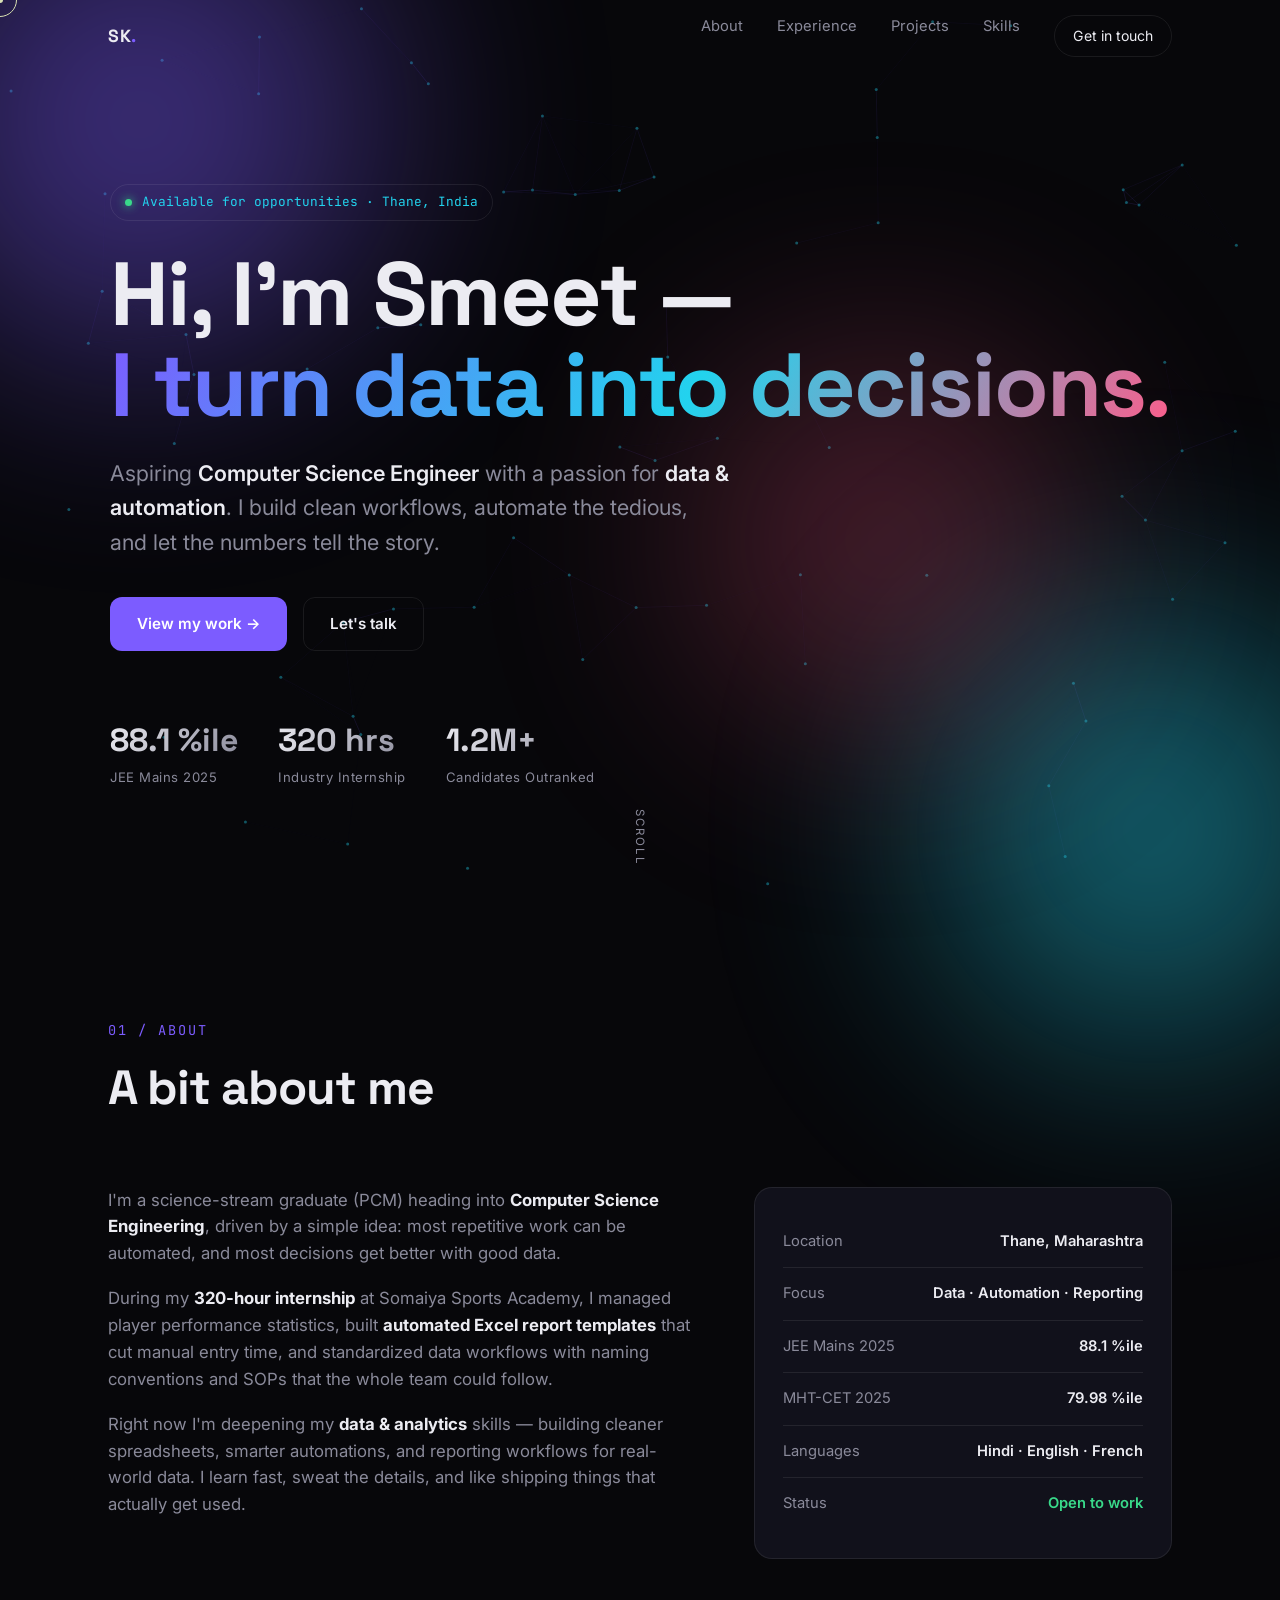
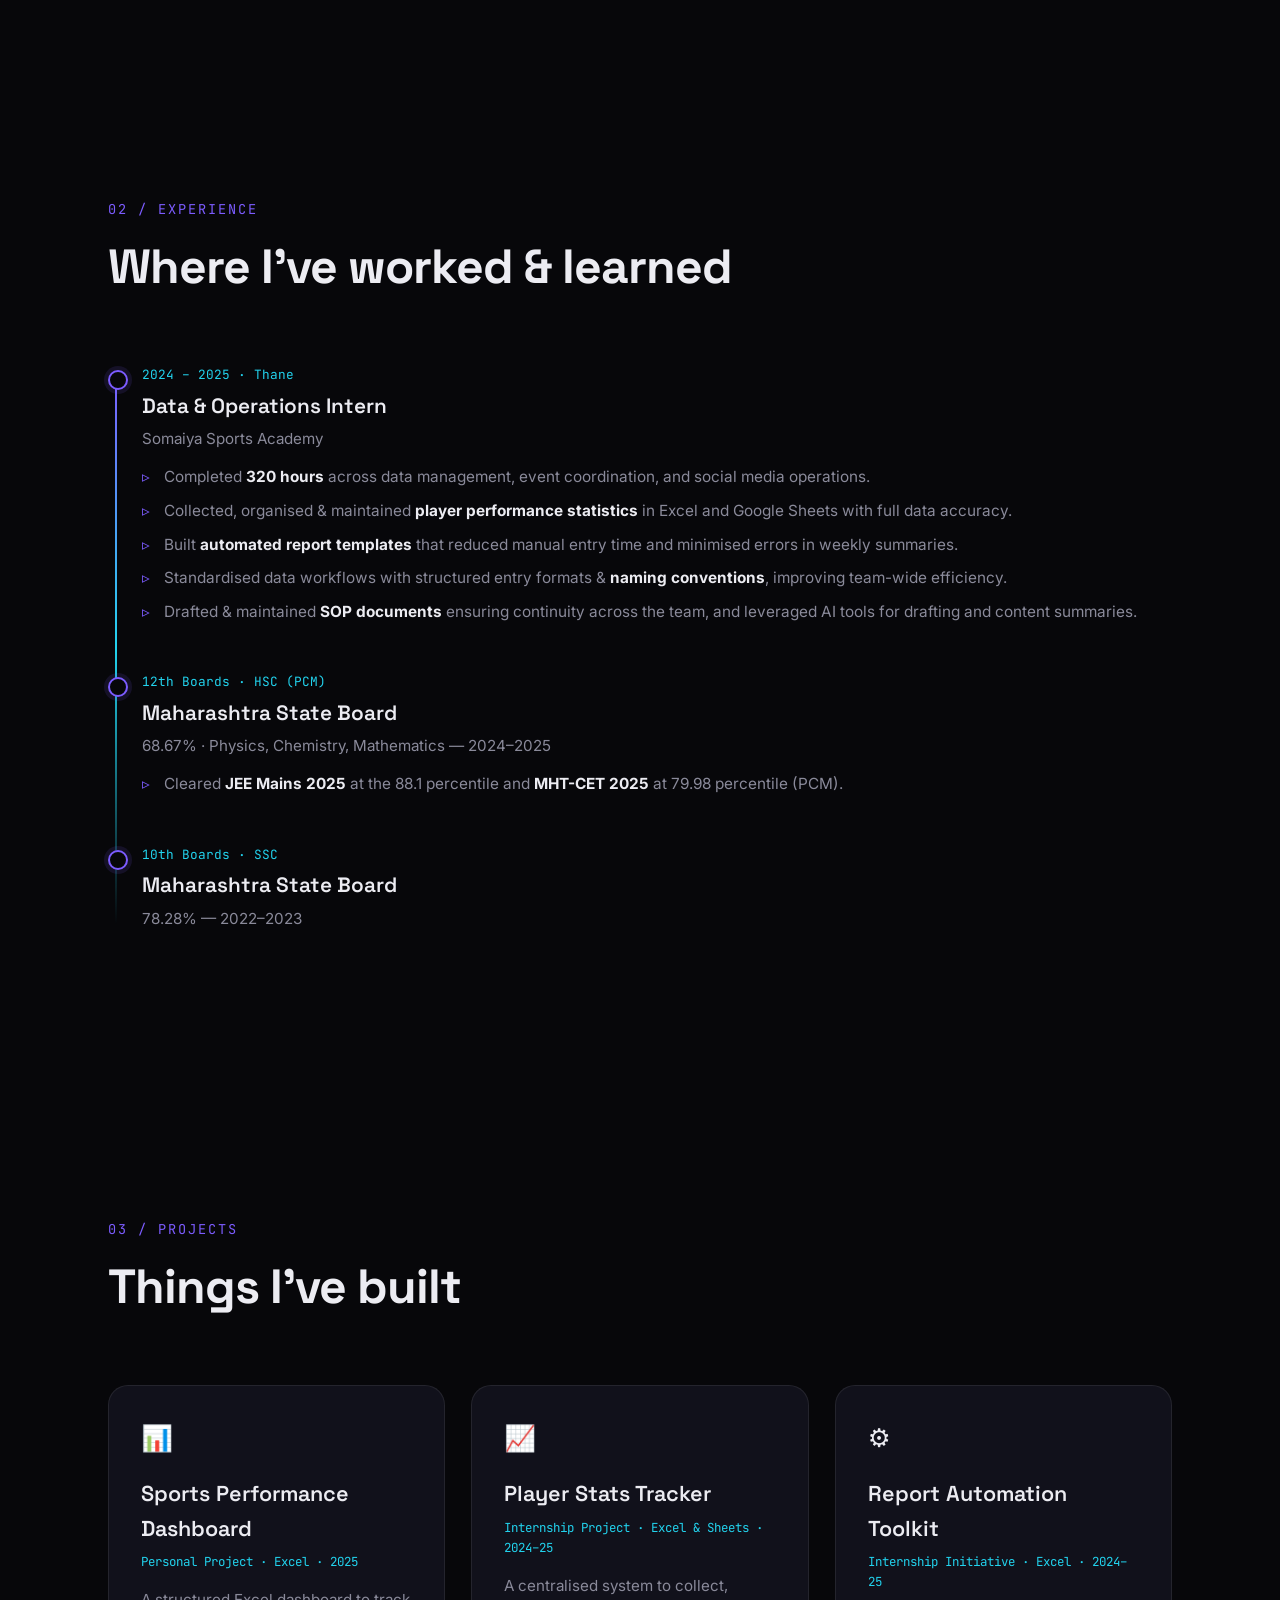
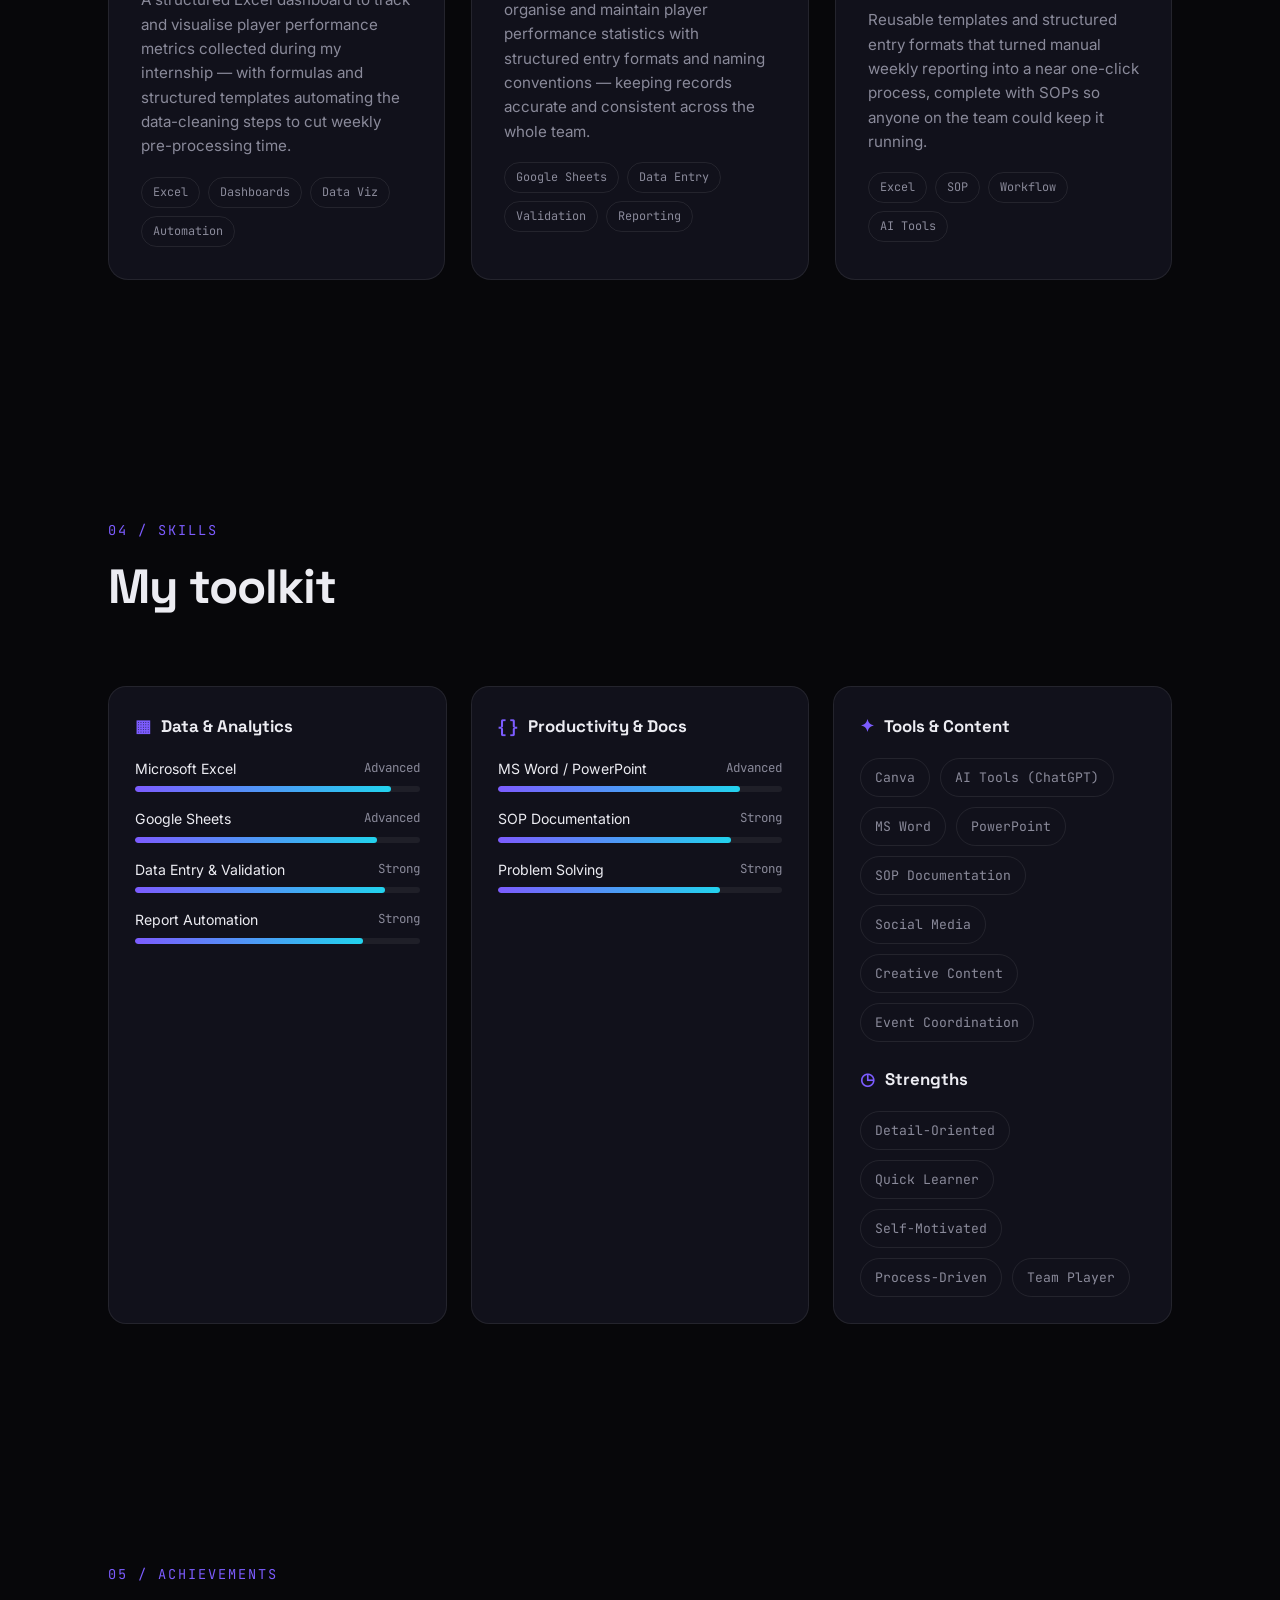
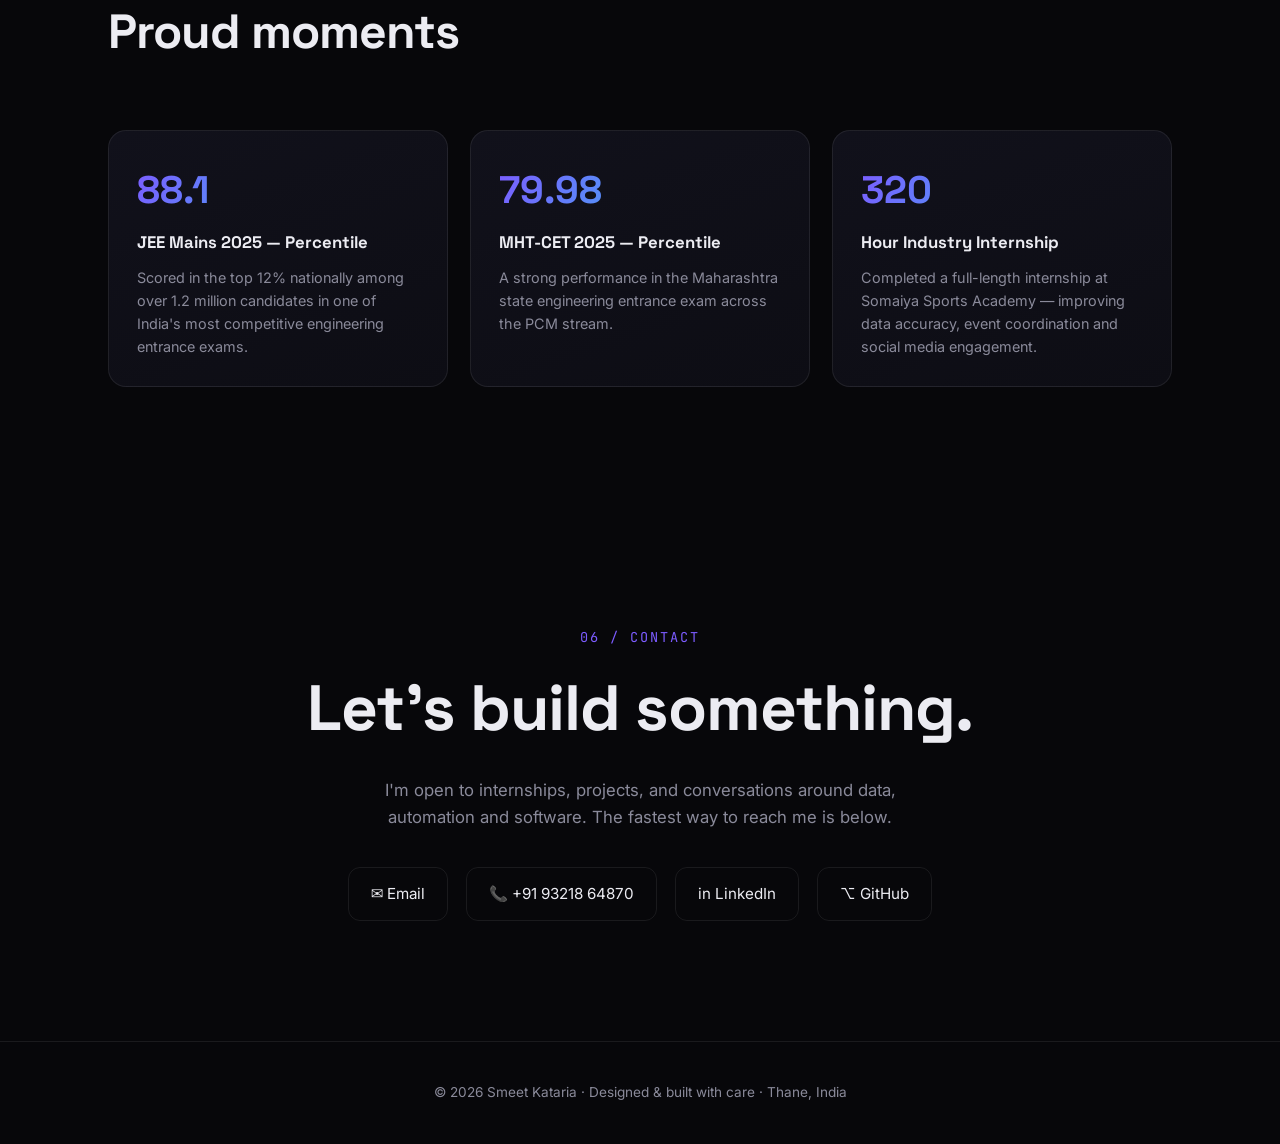
<file: alt-dark-version/index.html>
<!DOCTYPE html>
<html lang="en">
<head>
<meta charset="UTF-8" />
<meta name="viewport" content="width=device-width, initial-scale=1.0" />
<title>Smeet Kataria — Computer Science Engineer</title>
<meta name="description" content="Smeet Kataria — Aspiring Computer Science Engineer focused on Data & Automation." />
<link rel="preconnect" href="https://fonts.googleapis.com" />
<link rel="preconnect" href="https://fonts.gstatic.com" crossorigin />
<link href="https://fonts.googleapis.com/css2?family=Space+Grotesk:wght@400;500;600;700&family=Inter:wght@400;500;600&family=JetBrains+Mono:wght@400;500&display=swap" rel="stylesheet" />
<style>
  :root{
    --bg:#07070a;
    --bg-soft:#0d0d14;
    --panel:#11111b;
    --line:rgba(255,255,255,.08);
    --text:#ececf2;
    --muted:#8a8a9a;
    --accent:#7c5cff;
    --accent-2:#22d3ee;
    --accent-3:#ff5c8a;
    --max:1120px;
  }
  *{margin:0;padding:0;box-sizing:border-box}
  html{scroll-behavior:smooth}
  body{
    background:var(--bg);
    color:var(--text);
    font-family:'Inter',system-ui,sans-serif;
    line-height:1.6;
    overflow-x:hidden;
    -webkit-font-smoothing:antialiased;
  }
  a{color:inherit;text-decoration:none}
  ::selection{background:var(--accent);color:#fff}

  /* Animated canvas backdrop */
  #bg-canvas{position:fixed;inset:0;z-index:0;opacity:.55}
  .glow{
    position:fixed;border-radius:50%;filter:blur(120px);z-index:0;pointer-events:none;
    opacity:.45;animation:float 18s ease-in-out infinite;
  }
  .glow.a{width:480px;height:480px;background:var(--accent);top:-120px;left:-100px}
  .glow.b{width:420px;height:420px;background:var(--accent-2);bottom:-140px;right:-80px;animation-delay:-6s}
  .glow.c{width:360px;height:360px;background:var(--accent-3);top:40%;left:55%;animation-delay:-12s;opacity:.3}
  @keyframes float{0%,100%{transform:translate(0,0)}33%{transform:translate(40px,-30px)}66%{transform:translate(-30px,25px)}}

  /* Custom cursor */
  .cursor-dot,.cursor-ring{position:fixed;top:0;left:0;border-radius:50%;pointer-events:none;z-index:9999;mix-blend-mode:difference}
  .cursor-dot{width:6px;height:6px;background:#fff;transform:translate(-50%,-50%)}
  .cursor-ring{width:34px;height:34px;border:1.5px solid #fff;transform:translate(-50%,-50%);transition:width .2s,height .2s,opacity .2s}
  .cursor-ring.hover{width:54px;height:54px;opacity:.6}
  @media (pointer:coarse){.cursor-dot,.cursor-ring{display:none}}

  .wrap{max-width:var(--max);margin:0 auto;padding:0 28px;position:relative;z-index:2}

  /* Nav */
  nav{position:fixed;top:0;left:0;right:0;z-index:50;transition:.3s}
  nav.scrolled{background:rgba(7,7,10,.7);backdrop-filter:blur(14px);border-bottom:1px solid var(--line)}
  .nav-inner{display:flex;align-items:center;justify-content:space-between;height:72px;max-width:var(--max);margin:0 auto;padding:0 28px}
  .logo{font-family:'Space Grotesk';font-weight:700;font-size:1.1rem;letter-spacing:.5px}
  .logo span{color:var(--accent)}
  .nav-links{display:flex;gap:34px;font-size:.92rem}
  .nav-links a{color:var(--muted);position:relative;transition:.2s}
  .nav-links a:hover{color:var(--text)}
  .nav-links a::after{content:"";position:absolute;left:0;bottom:-6px;width:0;height:2px;background:var(--accent);transition:.25s}
  .nav-links a:hover::after{width:100%}
  .nav-cta{padding:9px 18px;border:1px solid var(--line);border-radius:999px;color:var(--text)!important;font-size:.88rem;transition:.25s}
  .nav-cta:hover{background:var(--accent);border-color:var(--accent)}
  .burger{display:none;flex-direction:column;gap:5px;cursor:pointer}
  .burger span{width:24px;height:2px;background:var(--text);transition:.3s}

  /* Hero */
  header.hero{min-height:100vh;display:flex;align-items:center;position:relative;padding-top:72px}
  .tagline{display:inline-flex;align-items:center;gap:10px;font-family:'JetBrains Mono';font-size:.8rem;color:var(--accent-2);border:1px solid var(--line);padding:7px 14px;border-radius:999px;margin-bottom:28px}
  .tagline .dot{width:7px;height:7px;border-radius:50%;background:#39d98a;box-shadow:0 0 10px #39d98a}
  h1.hero-title{font-family:'Space Grotesk';font-weight:700;font-size:clamp(2.6rem,8vw,5.6rem);line-height:1.02;letter-spacing:-2px}
  h1.hero-title .grad{background:linear-gradient(120deg,var(--accent),var(--accent-2) 55%,var(--accent-3));-webkit-background-clip:text;background-clip:text;color:transparent}
  .hero-sub{font-size:clamp(1rem,2.4vw,1.35rem);color:var(--muted);max-width:620px;margin-top:24px}
  .hero-sub b{color:var(--text);font-weight:600}
  .hero-actions{display:flex;gap:16px;margin-top:38px;flex-wrap:wrap}
  .btn{padding:14px 26px;border-radius:12px;font-weight:600;font-size:.95rem;display:inline-flex;align-items:center;gap:10px;transition:.25s;cursor:pointer;border:1px solid transparent}
  .btn-primary{background:var(--accent);color:#fff}
  .btn-primary:hover{transform:translateY(-3px);box-shadow:0 14px 34px rgba(124,92,255,.4)}
  .btn-ghost{border-color:var(--line);color:var(--text)}
  .btn-ghost:hover{border-color:var(--accent);background:rgba(124,92,255,.08)}
  .hero-stats{display:flex;gap:40px;margin-top:64px;flex-wrap:wrap}
  .hero-stats .stat .n{font-family:'Space Grotesk';font-weight:700;font-size:2rem;background:linear-gradient(120deg,var(--text),var(--muted));-webkit-background-clip:text;background-clip:text;color:transparent}
  .hero-stats .stat .l{font-size:.82rem;color:var(--muted);letter-spacing:.5px}
  .scroll-hint{position:absolute;bottom:34px;left:50%;transform:translateX(-50%);font-size:.72rem;letter-spacing:2px;color:var(--muted);writing-mode:vertical-rl;animation:bob 2s ease-in-out infinite}
  @keyframes bob{0%,100%{transform:translateX(-50%) translateY(0)}50%{transform:translateX(-50%) translateY(10px)}}

  /* Sections */
  section{padding:120px 0;position:relative}
  .sec-head{margin-bottom:60px}
  .sec-num{font-family:'JetBrains Mono';color:var(--accent);font-size:.85rem;letter-spacing:2px}
  .sec-title{font-family:'Space Grotesk';font-weight:700;font-size:clamp(1.9rem,5vw,3rem);letter-spacing:-1px;margin-top:8px}

  /* About */
  .about-grid{display:grid;grid-template-columns:1.4fr 1fr;gap:60px;align-items:start}
  .about-grid p{color:var(--muted);font-size:1.05rem;margin-bottom:18px}
  .about-grid p b{color:var(--text)}
  .info-card{background:var(--panel);border:1px solid var(--line);border-radius:18px;padding:28px}
  .info-row{display:flex;justify-content:space-between;padding:14px 0;border-bottom:1px solid var(--line);font-size:.92rem}
  .info-row:last-child{border-bottom:none}
  .info-row .k{color:var(--muted)}
  .info-row .v{font-weight:600;text-align:right}

  /* Timeline */
  .timeline{position:relative;padding-left:34px}
  .timeline::before{content:"";position:absolute;left:7px;top:6px;bottom:6px;width:2px;background:linear-gradient(var(--accent),var(--accent-2),transparent)}
  .tl-item{position:relative;margin-bottom:48px}
  .tl-item::before{content:"";position:absolute;left:-34px;top:5px;width:16px;height:16px;border-radius:50%;background:var(--bg);border:2px solid var(--accent);box-shadow:0 0 0 4px rgba(124,92,255,.12)}
  .tl-when{font-family:'JetBrains Mono';font-size:.8rem;color:var(--accent-2)}
  .tl-role{font-family:'Space Grotesk';font-weight:600;font-size:1.3rem;margin:4px 0}
  .tl-org{color:var(--muted);margin-bottom:14px;font-size:.95rem}
  .tl-list{list-style:none;display:flex;flex-direction:column;gap:9px}
  .tl-list li{position:relative;padding-left:22px;color:var(--muted);font-size:.96rem}
  .tl-list li::before{content:"▹";position:absolute;left:0;color:var(--accent)}
  .tl-list li b{color:var(--text)}

  /* Projects */
  .proj-grid{display:grid;grid-template-columns:repeat(auto-fit,minmax(320px,1fr));gap:26px}
  .proj{background:var(--panel);border:1px solid var(--line);border-radius:20px;padding:32px;position:relative;overflow:hidden;transition:.35s}
  .proj::after{content:"";position:absolute;inset:0;background:radial-gradient(400px circle at var(--mx,50%) var(--my,0%),rgba(124,92,255,.12),transparent 60%);opacity:0;transition:.4s}
  .proj:hover{transform:translateY(-6px);border-color:rgba(124,92,255,.4)}
  .proj:hover::after{opacity:1}
  .proj .pico{font-size:1.6rem;margin-bottom:18px}
  .proj h3{font-family:'Space Grotesk';font-size:1.35rem;font-weight:600;margin-bottom:6px}
  .proj .ptag{font-family:'JetBrains Mono';font-size:.78rem;color:var(--accent-2);margin-bottom:16px}
  .proj p{color:var(--muted);font-size:.95rem;margin-bottom:18px}
  .proj .chips{display:flex;flex-wrap:wrap;gap:8px}
  .chip{font-size:.74rem;padding:5px 11px;border:1px solid var(--line);border-radius:999px;color:var(--muted);font-family:'JetBrains Mono'}

  /* Skills */
  .skills-grid{display:grid;grid-template-columns:repeat(auto-fit,minmax(260px,1fr));gap:24px}
  .skill-cat{background:var(--panel);border:1px solid var(--line);border-radius:18px;padding:26px}
  .skill-cat h4{font-family:'Space Grotesk';font-size:1.05rem;margin-bottom:18px;display:flex;align-items:center;gap:10px}
  .skill-cat h4 .ic{color:var(--accent)}
  .skill{margin-bottom:16px}
  .skill .top{display:flex;justify-content:space-between;font-size:.88rem;margin-bottom:6px}
  .skill .top span:last-child{color:var(--muted);font-family:'JetBrains Mono';font-size:.78rem}
  .bar{height:6px;background:rgba(255,255,255,.06);border-radius:999px;overflow:hidden}
  .bar i{display:block;height:100%;width:0;border-radius:999px;background:linear-gradient(90deg,var(--accent),var(--accent-2));transition:width 1.1s cubic-bezier(.2,.8,.2,1)}
  .tag-cloud{display:flex;flex-wrap:wrap;gap:10px;margin-top:6px}
  .tag-cloud .chip{font-size:.82rem;padding:8px 14px}

  /* Achievements */
  .ach-grid{display:grid;grid-template-columns:repeat(auto-fit,minmax(280px,1fr));gap:22px}
  .ach{background:linear-gradient(160deg,var(--panel),var(--bg-soft));border:1px solid var(--line);border-radius:18px;padding:28px;transition:.3s}
  .ach:hover{transform:translateY(-5px);border-color:rgba(34,211,238,.35)}
  .ach .big{font-family:'Space Grotesk';font-weight:700;font-size:2.4rem;background:linear-gradient(120deg,var(--accent),var(--accent-2));-webkit-background-clip:text;background-clip:text;color:transparent}
  .ach h4{font-family:'Space Grotesk';font-size:1.05rem;margin:8px 0 10px}
  .ach p{color:var(--muted);font-size:.9rem}

  /* Contact */
  .contact{text-align:center}
  .contact .sec-title{font-size:clamp(2.2rem,7vw,4rem)}
  .contact p{color:var(--muted);max-width:520px;margin:18px auto 36px;font-size:1.05rem}
  .contact-links{display:flex;justify-content:center;gap:18px;flex-wrap:wrap}
  .clink{display:flex;align-items:center;gap:10px;padding:14px 22px;border:1px solid var(--line);border-radius:12px;font-size:.95rem;transition:.25s}
  .clink:hover{border-color:var(--accent);transform:translateY(-3px);background:rgba(124,92,255,.08)}

  footer{padding:40px 0;border-top:1px solid var(--line);text-align:center;color:var(--muted);font-size:.85rem}

  /* Reveal animation */
  .reveal{opacity:0;transform:translateY(30px);transition:opacity .7s cubic-bezier(.2,.8,.2,1),transform .7s cubic-bezier(.2,.8,.2,1)}
  .reveal.in{opacity:1;transform:none}

  @media(max-width:820px){
    .nav-links{position:fixed;inset:72px 0 auto 0;background:rgba(7,7,10,.96);backdrop-filter:blur(14px);flex-direction:column;padding:26px 28px;gap:20px;transform:translateY(-120%);transition:.35s;border-bottom:1px solid var(--line)}
    .nav-links.open{transform:none}
    .burger{display:flex}
    .about-grid{grid-template-columns:1fr}
    .hero-stats{gap:28px}
  }
</style>
</head>
<body>
  <canvas id="bg-canvas"></canvas>
  <div class="glow a"></div><div class="glow b"></div><div class="glow c"></div>
  <div class="cursor-dot"></div><div class="cursor-ring"></div>

  <nav id="nav">
    <div class="nav-inner">
      <a href="#top" class="logo">SK<span>.</span></a>
      <div class="nav-links" id="navLinks">
        <a href="#about">About</a>
        <a href="#experience">Experience</a>
        <a href="#projects">Projects</a>
        <a href="#skills">Skills</a>
        <a href="#contact" class="nav-cta">Get in touch</a>
      </div>
      <div class="burger" id="burger"><span></span><span></span><span></span></div>
    </div>
  </nav>

  <header class="hero" id="top">
    <div class="wrap">
      <div class="tagline reveal"><span class="dot"></span> Available for opportunities · Thane, India</div>
      <h1 class="hero-title reveal">Hi, I'm Smeet —<br><span class="grad">I turn data into decisions.</span></h1>
      <p class="hero-sub reveal">Aspiring <b>Computer Science Engineer</b> with a passion for <b>data &amp; automation</b>. I build clean workflows, automate the tedious, and let the numbers tell the story.</p>
      <div class="hero-actions reveal">
        <a href="#projects" class="btn btn-primary">View my work →</a>
        <a href="#contact" class="btn btn-ghost">Let's talk</a>
      </div>
      <div class="hero-stats reveal">
        <div class="stat"><div class="n" data-count="88.1" data-suffix=" %ile">0</div><div class="l">JEE Mains 2025</div></div>
        <div class="stat"><div class="n" data-count="320" data-suffix=" hrs">0</div><div class="l">Industry Internship</div></div>
        <div class="stat"><div class="n" data-count="1.2" data-suffix="M+">0</div><div class="l">Candidates Outranked</div></div>
      </div>
    </div>
    <div class="scroll-hint">SCROLL</div>
  </header>

  <section id="about">
    <div class="wrap">
      <div class="sec-head reveal"><div class="sec-num">01 / ABOUT</div><h2 class="sec-title">A bit about me</h2></div>
      <div class="about-grid">
        <div class="reveal">
          <p>I'm a science-stream graduate (PCM) heading into <b>Computer Science Engineering</b>, driven by a simple idea: most repetitive work can be automated, and most decisions get better with good data.</p>
          <p>During my <b>320-hour internship</b> at Somaiya Sports Academy, I managed player performance statistics, built <b>automated Excel report templates</b> that cut manual entry time, and standardized data workflows with naming conventions and SOPs that the whole team could follow.</p>
          <p>Right now I'm deepening my <b>data &amp; analytics</b> skills — building cleaner spreadsheets, smarter automations, and reporting workflows for real-world data. I learn fast, sweat the details, and like shipping things that actually get used.</p>
        </div>
        <div class="info-card reveal">
          <div class="info-row"><span class="k">Location</span><span class="v">Thane, Maharashtra</span></div>
          <div class="info-row"><span class="k">Focus</span><span class="v">Data · Automation · Reporting</span></div>
          <div class="info-row"><span class="k">JEE Mains 2025</span><span class="v">88.1 %ile</span></div>
          <div class="info-row"><span class="k">MHT-CET 2025</span><span class="v">79.98 %ile</span></div>
          <div class="info-row"><span class="k">Languages</span><span class="v">Hindi · English · French</span></div>
          <div class="info-row"><span class="k">Status</span><span class="v" style="color:#39d98a">Open to work</span></div>
        </div>
      </div>
    </div>
  </section>

  <section id="experience">
    <div class="wrap">
      <div class="sec-head reveal"><div class="sec-num">02 / EXPERIENCE</div><h2 class="sec-title">Where I've worked &amp; learned</h2></div>
      <div class="timeline">
        <div class="tl-item reveal">
          <div class="tl-when">2024 – 2025 · Thane</div>
          <div class="tl-role">Data &amp; Operations Intern</div>
          <div class="tl-org">Somaiya Sports Academy</div>
          <ul class="tl-list">
            <li>Completed <b>320 hours</b> across data management, event coordination, and social media operations.</li>
            <li>Collected, organised &amp; maintained <b>player performance statistics</b> in Excel and Google Sheets with full data accuracy.</li>
            <li>Built <b>automated report templates</b> that reduced manual entry time and minimised errors in weekly summaries.</li>
            <li>Standardised data workflows with structured entry formats &amp; <b>naming conventions</b>, improving team-wide efficiency.</li>
            <li>Drafted &amp; maintained <b>SOP documents</b> ensuring continuity across the team, and leveraged AI tools for drafting and content summaries.</li>
          </ul>
        </div>
        <div class="tl-item reveal">
          <div class="tl-when">12th Boards · HSC (PCM)</div>
          <div class="tl-role">Maharashtra State Board</div>
          <div class="tl-org">68.67% · Physics, Chemistry, Mathematics — 2024–2025</div>
          <ul class="tl-list">
            <li>Cleared <b>JEE Mains 2025</b> at the 88.1 percentile and <b>MHT-CET 2025</b> at 79.98 percentile (PCM).</li>
          </ul>
        </div>
        <div class="tl-item reveal">
          <div class="tl-when">10th Boards · SSC</div>
          <div class="tl-role">Maharashtra State Board</div>
          <div class="tl-org">78.28% — 2022–2023</div>
        </div>
      </div>
    </div>
  </section>

  <section id="projects">
    <div class="wrap">
      <div class="sec-head reveal"><div class="sec-num">03 / PROJECTS</div><h2 class="sec-title">Things I've built</h2></div>
      <div class="proj-grid">
        <article class="proj reveal tilt">
          <div class="pico">📊</div>
          <h3>Sports Performance Dashboard</h3>
          <div class="ptag">Personal Project · Excel · 2025</div>
          <p>A structured Excel dashboard to track and visualise player performance metrics collected during my internship — with formulas and structured templates automating the data-cleaning steps to cut weekly pre-processing time.</p>
          <div class="chips"><span class="chip">Excel</span><span class="chip">Dashboards</span><span class="chip">Data Viz</span><span class="chip">Automation</span></div>
        </article>
        <article class="proj reveal tilt">
          <div class="pico">📈</div>
          <h3>Player Stats Tracker</h3>
          <div class="ptag">Internship Project · Excel &amp; Sheets · 2024–25</div>
          <p>A centralised system to collect, organise and maintain player performance statistics with structured entry formats and naming conventions — keeping records accurate and consistent across the whole team.</p>
          <div class="chips"><span class="chip">Google Sheets</span><span class="chip">Data Entry</span><span class="chip">Validation</span><span class="chip">Reporting</span></div>
        </article>
        <article class="proj reveal tilt">
          <div class="pico">⚙️</div>
          <h3>Report Automation Toolkit</h3>
          <div class="ptag">Internship Initiative · Excel · 2024–25</div>
          <p>Reusable templates and structured entry formats that turned manual weekly reporting into a near one-click process, complete with SOPs so anyone on the team could keep it running.</p>
          <div class="chips"><span class="chip">Excel</span><span class="chip">SOP</span><span class="chip">Workflow</span><span class="chip">AI Tools</span></div>
        </article>
      </div>
    </div>
  </section>

  <section id="skills">
    <div class="wrap">
      <div class="sec-head reveal"><div class="sec-num">04 / SKILLS</div><h2 class="sec-title">My toolkit</h2></div>
      <div class="skills-grid">
        <div class="skill-cat reveal">
          <h4><span class="ic">▦</span> Data &amp; Analytics</h4>
          <div class="skill"><div class="top"><span>Microsoft Excel</span><span>Advanced</span></div><div class="bar"><i data-w="90"></i></div></div>
          <div class="skill"><div class="top"><span>Google Sheets</span><span>Advanced</span></div><div class="bar"><i data-w="85"></i></div></div>
          <div class="skill"><div class="top"><span>Data Entry &amp; Validation</span><span>Strong</span></div><div class="bar"><i data-w="88"></i></div></div>
          <div class="skill"><div class="top"><span>Report Automation</span><span>Strong</span></div><div class="bar"><i data-w="80"></i></div></div>
        </div>
        <div class="skill-cat reveal">
          <h4><span class="ic">{ }</span> Productivity &amp; Docs</h4>
          <div class="skill"><div class="top"><span>MS Word / PowerPoint</span><span>Advanced</span></div><div class="bar"><i data-w="85"></i></div></div>
          <div class="skill"><div class="top"><span>SOP Documentation</span><span>Strong</span></div><div class="bar"><i data-w="82"></i></div></div>
          <div class="skill"><div class="top"><span>Problem Solving</span><span>Strong</span></div><div class="bar"><i data-w="78"></i></div></div>
        </div>
        <div class="skill-cat reveal">
          <h4><span class="ic">✦</span> Tools &amp; Content</h4>
          <div class="tag-cloud">
            <span class="chip">Canva</span><span class="chip">AI Tools (ChatGPT)</span><span class="chip">MS Word</span>
            <span class="chip">PowerPoint</span><span class="chip">SOP Documentation</span><span class="chip">Social Media</span>
            <span class="chip">Creative Content</span><span class="chip">Event Coordination</span>
          </div>
          <h4 style="margin-top:24px"><span class="ic">◷</span> Strengths</h4>
          <div class="tag-cloud">
            <span class="chip">Detail-Oriented</span><span class="chip">Quick Learner</span><span class="chip">Self-Motivated</span>
            <span class="chip">Process-Driven</span><span class="chip">Team Player</span>
          </div>
        </div>
      </div>
    </div>
  </section>

  <section id="achievements">
    <div class="wrap">
      <div class="sec-head reveal"><div class="sec-num">05 / ACHIEVEMENTS</div><h2 class="sec-title">Proud moments</h2></div>
      <div class="ach-grid">
        <div class="ach reveal"><div class="big">88.1</div><h4>JEE Mains 2025 — Percentile</h4><p>Scored in the top 12% nationally among over 1.2 million candidates in one of India's most competitive engineering entrance exams.</p></div>
        <div class="ach reveal"><div class="big">79.98</div><h4>MHT-CET 2025 — Percentile</h4><p>A strong performance in the Maharashtra state engineering entrance exam across the PCM stream.</p></div>
        <div class="ach reveal"><div class="big">320</div><h4>Hour Industry Internship</h4><p>Completed a full-length internship at Somaiya Sports Academy — improving data accuracy, event coordination and social media engagement.</p></div>
      </div>
    </div>
  </section>

  <section id="contact" class="contact">
    <div class="wrap">
      <div class="reveal"><div class="sec-num">06 / CONTACT</div><h2 class="sec-title">Let's build something.</h2></div>
      <p class="reveal">I'm open to internships, projects, and conversations around data, automation and software. The fastest way to reach me is below.</p>
      <div class="contact-links reveal">
        <a class="clink" href="mailto:Smeet.kataria@gmail.com">✉️ Email</a>
        <a class="clink" href="tel:+919321864870">📞 +91 93218 64870</a>
        <a class="clink" href="https://linkedin.com/in/smeet-kataria-89210b405" target="_blank" rel="noopener">in LinkedIn</a>
        <a class="clink" href="https://github.com/smeetk-alt" target="_blank" rel="noopener">⌥ GitHub</a>
      </div>
    </div>
  </section>

  <footer>© <span id="yr"></span> Smeet Kataria · Designed &amp; built with care · Thane, India</footer>

<script>
  // year
  document.getElementById('yr').textContent = new Date().getFullYear();

  // nav scroll state + mobile menu
  const nav = document.getElementById('nav');
  addEventListener('scroll',()=>nav.classList.toggle('scrolled',scrollY>20));
  const burger=document.getElementById('burger'),links=document.getElementById('navLinks');
  burger.addEventListener('click',()=>links.classList.toggle('open'));
  links.querySelectorAll('a').forEach(a=>a.addEventListener('click',()=>links.classList.remove('open')));

  // reveal on scroll
  const io=new IntersectionObserver((es)=>es.forEach(e=>{if(e.isIntersecting){e.target.classList.add('in');io.unobserve(e.target)}}),{threshold:.15});
  document.querySelectorAll('.reveal').forEach((el,i)=>{el.style.transitionDelay=(i%4*60)+'ms';io.observe(el)});

  // skill bars fill when visible
  const bio=new IntersectionObserver((es)=>es.forEach(e=>{if(e.isIntersecting){e.target.style.width=e.target.dataset.w+'%';bio.unobserve(e.target)}}),{threshold:.4});
  document.querySelectorAll('.bar i').forEach(b=>bio.observe(b));

  // count-up stats
  const cio=new IntersectionObserver((es)=>es.forEach(e=>{
    if(!e.isIntersecting)return;cio.unobserve(e.target);
    const el=e.target,target=parseFloat(el.dataset.count),suf=el.dataset.suffix||'',dec=(target%1!==0);
    let s=0,start=performance.now(),dur=1400;
    const tick=now=>{let p=Math.min((now-start)/dur,1);p=1-Math.pow(1-p,3);
      el.textContent=(dec?(target*p).toFixed(1):Math.round(target*p))+suf;
      if(p<1)requestAnimationFrame(tick)};requestAnimationFrame(tick);
  }),{threshold:.6});
  document.querySelectorAll('[data-count]').forEach(el=>cio.observe(el));

  // project tilt + glow
  document.querySelectorAll('.tilt').forEach(c=>{
    c.addEventListener('mousemove',e=>{const r=c.getBoundingClientRect();
      c.style.setProperty('--mx',(e.clientX-r.left)+'px');
      c.style.setProperty('--my',(e.clientY-r.top)+'px');});
  });

  // custom cursor
  const dot=document.querySelector('.cursor-dot'),ring=document.querySelector('.cursor-ring');
  let rx=0,ry=0,mx=0,my=0;
  addEventListener('mousemove',e=>{mx=e.clientX;my=e.clientY;dot.style.left=mx+'px';dot.style.top=my+'px';});
  (function loop(){rx+=(mx-rx)*.18;ry+=(my-ry)*.18;ring.style.left=rx+'px';ring.style.top=ry+'px';requestAnimationFrame(loop)})();
  document.querySelectorAll('a,button,.proj,.clink,.btn').forEach(el=>{
    el.addEventListener('mouseenter',()=>ring.classList.add('hover'));
    el.addEventListener('mouseleave',()=>ring.classList.remove('hover'));
  });

  // particle constellation background
  const cv=document.getElementById('bg-canvas'),ctx=cv.getContext('2d');
  let W,H,pts;
  function resize(){W=cv.width=innerWidth;H=cv.height=innerHeight;
    const n=Math.min(90,Math.floor(W*H/16000));
    pts=Array.from({length:n},()=>({x:Math.random()*W,y:Math.random()*H,vx:(Math.random()-.5)*.4,vy:(Math.random()-.5)*.4}));}
  resize();addEventListener('resize',resize);
  function draw(){ctx.clearRect(0,0,W,H);
    for(const p of pts){p.x+=p.vx;p.y+=p.vy;if(p.x<0||p.x>W)p.vx*=-1;if(p.y<0||p.y>H)p.vy*=-1;}
    for(let i=0;i<pts.length;i++){
      for(let j=i+1;j<pts.length;j++){
        const a=pts[i],b=pts[j],d=Math.hypot(a.x-b.x,a.y-b.y);
        if(d<120){ctx.strokeStyle='rgba(124,92,255,'+(1-d/120)*.5+')';ctx.lineWidth=.5;
          ctx.beginPath();ctx.moveTo(a.x,a.y);ctx.lineTo(b.x,b.y);ctx.stroke();}
      }
      ctx.fillStyle='rgba(34,211,238,.7)';ctx.beginPath();ctx.arc(pts[i].x,pts[i].y,1.5,0,7);ctx.fill();
    }
    requestAnimationFrame(draw);}
  draw();
</script>
</body>
</html>
</file>
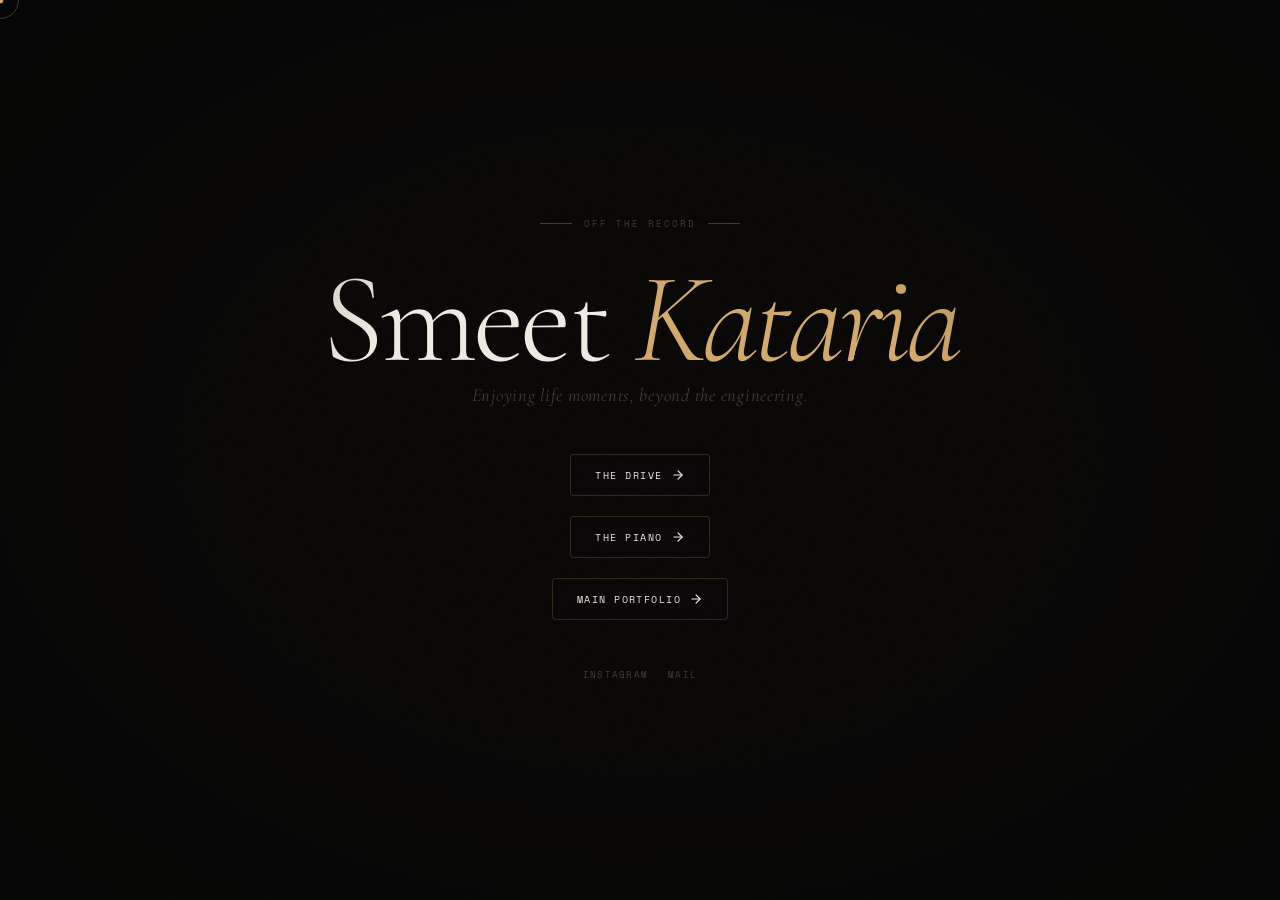
<file: Bio.html>
<!DOCTYPE html>
<html lang="en">
<head>
<meta charset="UTF-8"/>
<meta name="viewport" content="width=device-width, initial-scale=1.0, maximum-scale=1.0, user-scalable=no"/>
<title>Smeet Kataria – Off the Record</title>
<link rel="preconnect" href="https://fonts.googleapis.com">
<link href="https://fonts.googleapis.com/css2?family=Cormorant+Garamond:ital,wght@0,300;0,400;0,600;1,300;1,400;1,600&family=Space+Mono:ital@0;1&family=Syne:wght@300;400;500&display=swap" rel="stylesheet">
<style>
*,*::before,*::after{margin:0;padding:0;box-sizing:border-box;-webkit-font-smoothing:antialiased;}
:root{
  --ink:#f0ebe3;--ink2:#9c9188;--ink3:#3d3a36;--ink4:#1e1c1a;
  --gold:#d4a96a;--gold2:rgba(212,169,106,0.15);
  --smoke:#7fa8b8;--rose:#c9a0a0;
  --bg:#060504;
}
html,body{width:100%;height:100%;overflow:hidden;background:var(--bg);}
body{font-family:'Syne',sans-serif;color:var(--ink);cursor:none;}

/* CURSOR */
#cur{position:fixed;z-index:9999;pointer-events:none;width:7px;height:7px;border-radius:50%;background:var(--gold);transform:translate(-50%,-50%);mix-blend-mode:screen;transition:width .3s,height .3s;}
#cur-r{position:fixed;z-index:9998;pointer-events:none;width:38px;height:38px;border-radius:50%;border:1px solid rgba(212,169,106,.3);transform:translate(-50%,-50%);transition:width .4s,height .4s,border-radius .4s;}
body.hov #cur-r{width:56px;height:56px;border-color:rgba(212,169,106,.55);}

/* GRAIN */
.grain{position:fixed;inset:0;z-index:50;pointer-events:none;opacity:.65;
  background-image:url("data:image/svg+xml,%3Csvg xmlns='http://www.w3.org/2000/svg' width='300' height='300'%3E%3Cfilter id='n'%3E%3CfeTurbulence baseFrequency='.8' numOctaves='4' type='fractalNoise' stitchTiles='stitch'/%3E%3CfeColorMatrix type='saturate' values='0'/%3E%3C/filter%3E%3Crect width='300' height='300' filter='url(%23n)' opacity='.07'/%3E%3C/svg%3E");}

/* VIGNETTE */
.vig{position:fixed;inset:0;z-index:2;pointer-events:none;
  background:radial-gradient(ellipse 80% 80% at 50% 50%,transparent 30%,rgba(0,0,0,.82) 100%);}

/* WRAPPER */
#pages{
  position:fixed;inset:0;
  display:flex;flex-direction:column;
  justify-content:center;align-items:center;
}

/* ── PAGE 1 — INTRO ── */
.p1-inner{
  position:relative;z-index:10;
  text-align:center;
  padding:0 32px;
}
.p1-pre{
  font-family:'Space Mono',monospace;
  font-size:.58rem;letter-spacing:.22em;text-transform:uppercase;
  color:var(--ink3);margin-bottom:32px;
  display:flex;align-items:center;justify-content:center;gap:12px;
}
.p1-pre::before,.p1-pre::after{content:'';display:block;width:32px;height:1px;background:var(--ink3);}
.p1-name{
  font-family:'Cormorant Garamond',serif;
  font-size:clamp(4rem,14vw,8rem);
  font-weight:300;line-height:.9;letter-spacing:-.03em;
  color:var(--ink);
  margin-bottom:6px;
}
.p1-name em{font-style:italic;color:var(--gold);}
.p1-quote{
  font-family:'Cormorant Garamond',serif;
  font-style:italic;font-size:clamp(.9rem,2.5vw,1.15rem);
  color:var(--ink3);letter-spacing:.04em;
  margin-bottom:48px;
}

/* ── JOURNEY LINKS ── */
.journey-links {
  display: flex;
  flex-direction: column;
  gap: 20px;
  align-items: center;
  margin-bottom: 48px;
  position: relative;
  z-index: 20;
}

.pg-link {
  display:inline-flex;align-items:center;gap:8px;
  font-family:'Space Mono',monospace;
  font-size:.65rem;letter-spacing:.14em;text-transform:uppercase;
  text-decoration:none;
  color: var(--ink);
  border: 1px solid rgba(212, 169, 106, 0.2);
  padding: 12px 24px;
  border-radius: 4px;
  transition:all .3s ease;
  background: rgba(6, 5, 4, 0.5);
  backdrop-filter: blur(4px);
  -webkit-backdrop-filter: blur(4px);
}
.pg-link:hover{
  gap:14px;
  border-color: rgba(212, 169, 106, 0.6);
  color: var(--gold);
}

.p1-socials{
  display:flex;gap:20px;justify-content:center;
}
.p1-soc{
  font-family:'Space Mono',monospace;
  font-size:.56rem;letter-spacing:.14em;text-transform:uppercase;
  color:var(--ink3);text-decoration:none;
  position:relative;padding-bottom:2px;
  transition:color .3s;
}
.p1-soc::after{content:'';position:absolute;bottom:0;left:0;width:0;height:1px;background:var(--gold);transition:width .35s;}
.p1-soc:hover{color:var(--gold);}
.p1-soc:hover::after{width:100%;}
</style>
</head>
<body>

    <!-- CURSOR -->
    <div id="cur"></div>
    <div id="cur-r"></div>

    <div class="grain"></div>
    <div class="vig"></div>

    <div id="pages">
        <div class="p1-inner">
            <div class="p1-pre">Off the Record</div>
            <h1 class="p1-name">Smeet <em>Kataria</em></h1>
            <div class="p1-quote">Enjoying life moments, beyond the engineering.</div>
            
            <div class="journey-links">
                <a href="Driving.html" class="pg-link">
                    <span>The Drive</span>
                    <svg width="14" height="14" viewBox="0 0 24 24" fill="none" stroke="currentColor" stroke-width="2" stroke-linecap="round" stroke-linejoin="round"><path d="M5 12h14"></path><path d="m12 5 7 7-7 7"></path></svg>
                </a>
                <a href="Piano.html" class="pg-link">
                    <span>The Piano</span>
                    <svg width="14" height="14" viewBox="0 0 24 24" fill="none" stroke="currentColor" stroke-width="2" stroke-linecap="round" stroke-linejoin="round"><path d="M5 12h14"></path><path d="m12 5 7 7-7 7"></path></svg>
                </a>
                <a href="Index.html" class="pg-link">
                    <span>Main Portfolio</span>
                    <svg width="14" height="14" viewBox="0 0 24 24" fill="none" stroke="currentColor" stroke-width="2" stroke-linecap="round" stroke-linejoin="round"><path d="M5 12h14"></path><path d="m12 5 7 7-7 7"></path></svg>
                </a>
            </div>

            <div class="p1-socials">
                <a href="https://www.instagram.com/smeetkataria_" target="_blank" class="p1-soc">Instagram</a>
                <a href="mailto:smeet.kataria@somaiya.edu" class="p1-soc">Mail</a>
            </div>
        </div>
    </div>

    <script>
        // Custom Cursor Logic
        const cur = document.getElementById('cur');
        const curR = document.getElementById('cur-r');
        
        // Only enable custom cursor on non-touch devices
        if (window.matchMedia("(pointer: fine)").matches) {
            document.addEventListener('mousemove', (e) => {
                cur.style.left = e.clientX + 'px';
                cur.style.top = e.clientY + 'px';
                curR.style.left = e.clientX + 'px';
                curR.style.top = e.clientY + 'px';
            });

            document.querySelectorAll('a, button, .pg-link, .p1-soc').forEach(el => {
                el.addEventListener('mouseenter', () => document.body.classList.add('hov'));
                el.addEventListener('mouseleave', () => document.body.classList.remove('hov'));
            });
        } else {
            // Hide cursor elements on touch devices
            cur.style.display = 'none';
            curR.style.display = 'none';
            document.body.style.cursor = 'auto';
        }
    </script>
</body>
</html>
</file>
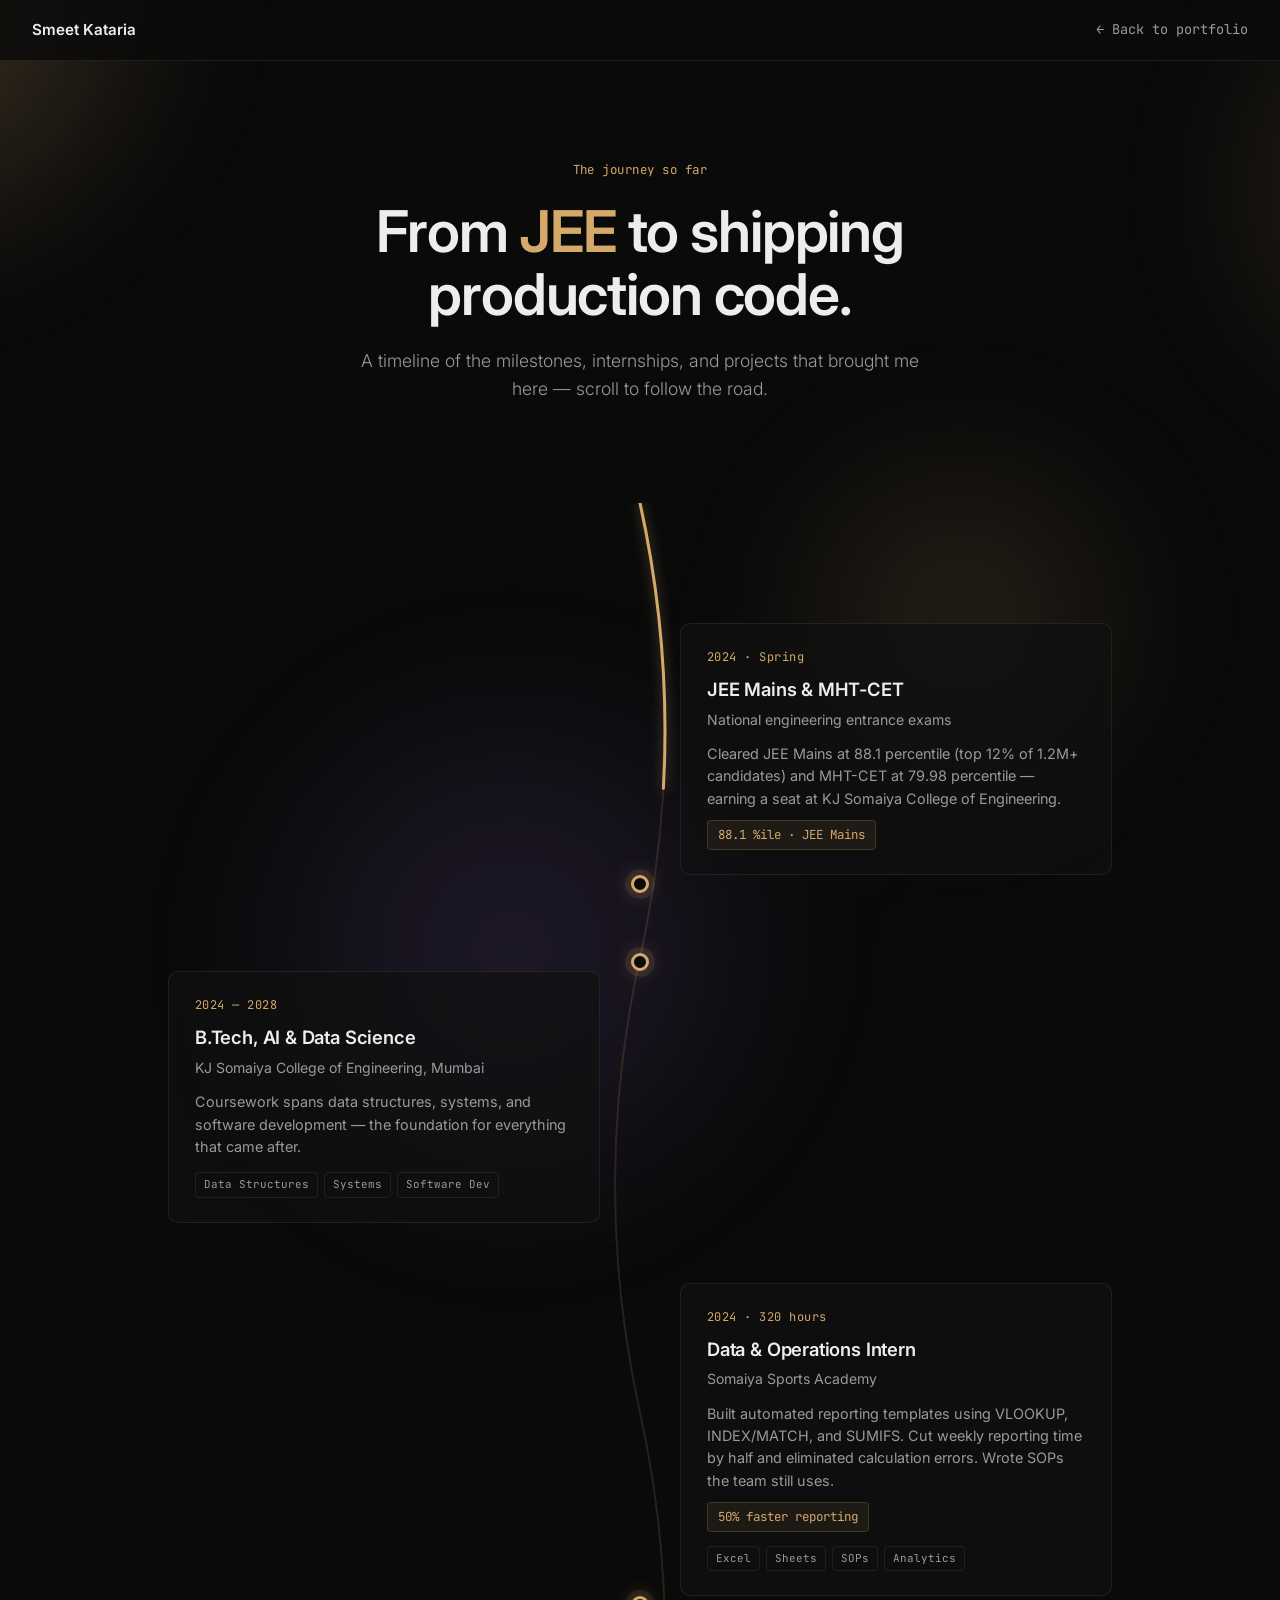
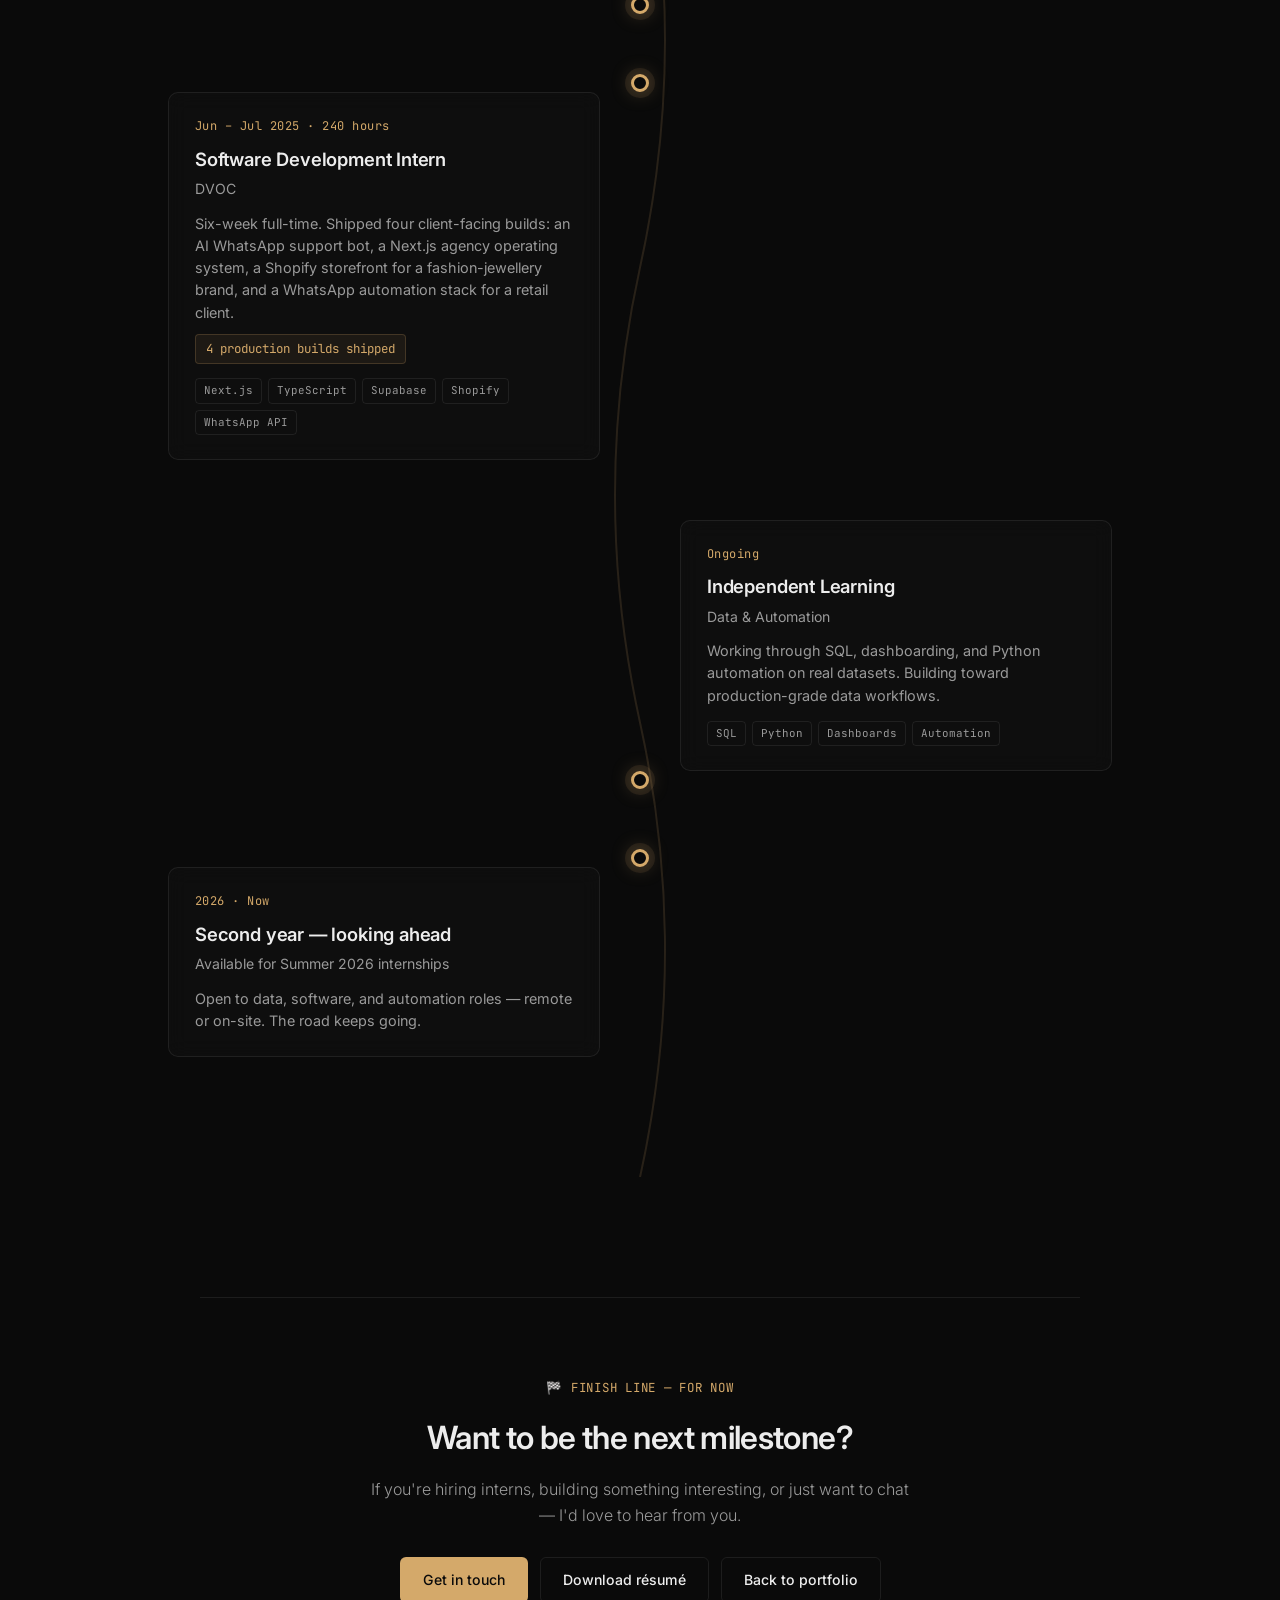
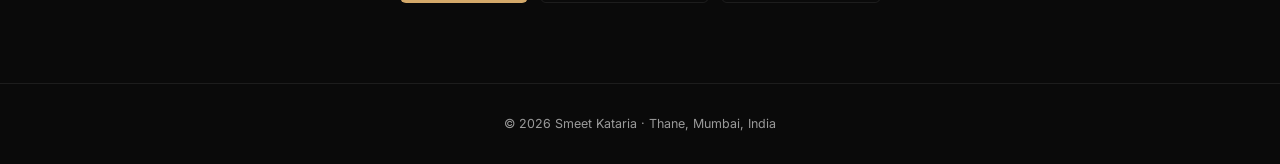
<file: RoadmapJourney.html>
<!DOCTYPE html>
<html lang="en">
<head>
<meta charset="UTF-8"/>
<meta name="viewport" content="width=device-width, initial-scale=1.0"/>
<title>Smeet Kataria — Journey</title>
<meta name="description" content="The story so far — a visual timeline of Smeet Kataria's academic and professional journey."/>
<link rel="icon" type="image/svg+xml" href="data:image/svg+xml,<svg xmlns='http://www.w3.org/2000/svg' viewBox='0 0 100 100'><rect width='100' height='100' fill='%230a0a0a'/><text x='50' y='68' font-size='60' font-family='Georgia' fill='%23d4a96a' text-anchor='middle'>S</text></svg>">
<link rel="preconnect" href="https://fonts.googleapis.com">
<link rel="preconnect" href="https://fonts.gstatic.com" crossorigin>
<link href="https://fonts.googleapis.com/css2?family=Inter:wght@300;400;500;600;700&family=JetBrains+Mono:wght@400;500&display=swap" rel="stylesheet">
<style>
*,*::before,*::after{margin:0;padding:0;box-sizing:border-box;-webkit-font-smoothing:antialiased;}
:root{
  --ink:#ededed;--ink2:#9a9a9a;--ink3:#2a2a2a;
  --accent:#d4a96a;--bg:#0a0a0a;--card:#111;
  --border:rgba(255,255,255,.08);
}
html{scroll-behavior:smooth;}
body{font-family:'Inter',-apple-system,sans-serif;color:var(--ink);background:var(--bg);line-height:1.6;overflow-x:hidden;position:relative;}

/* BACKGROUND (matches Index) */
.bg-mesh{position:fixed;inset:-20%;z-index:0;pointer-events:none;filter:blur(60px);opacity:.5;}
.bg-mesh span{position:absolute;border-radius:50%;mix-blend-mode:screen;}
.bg-mesh .b1{width:48vw;height:48vw;left:-8%;top:-10%;background:radial-gradient(circle,rgba(212,169,106,.55),transparent 70%);animation:drift1 22s ease-in-out infinite;}
.bg-mesh .b2{width:42vw;height:42vw;right:-10%;top:8%;background:radial-gradient(circle,rgba(212,169,106,.40),transparent 70%);animation:drift2 26s ease-in-out infinite;}
.bg-mesh .b3{width:50vw;height:50vw;left:25%;bottom:-15%;background:radial-gradient(circle,rgba(150,110,220,.35),transparent 70%);animation:drift3 30s ease-in-out infinite;}
.bg-mesh .b4{width:36vw;height:36vw;left:55%;top:45%;background:radial-gradient(circle,rgba(212,169,106,.30),transparent 70%);animation:drift1 28s ease-in-out infinite reverse;}
@keyframes drift1{0%,100%{transform:translate(0,0) scale(1);}50%{transform:translate(8%,6%) scale(1.15);}}
@keyframes drift2{0%,100%{transform:translate(0,0) scale(1);}50%{transform:translate(-6%,10%) scale(1.1);}}
@keyframes drift3{0%,100%{transform:translate(0,0) scale(1);}50%{transform:translate(5%,-8%) scale(1.2);}}
.bg-stars{position:fixed;inset:0;z-index:0;pointer-events:none;overflow:hidden;}
.bg-stars span{position:absolute;background:#fff;border-radius:50%;opacity:0;animation:twinkle linear infinite;}
@keyframes twinkle{0%{opacity:0;transform:translateY(0);}20%{opacity:.8;}80%{opacity:.6;}100%{opacity:0;transform:translateY(-30px);}}
body > *{position:relative;z-index:1;}

/* TOPBAR */
#topbar{position:fixed;top:0;left:0;right:0;z-index:100;padding:18px 32px;
  display:flex;justify-content:space-between;align-items:center;
  background:rgba(10,10,10,.8);backdrop-filter:blur(12px);border-bottom:1px solid var(--border);}
.tb-logo{font-weight:600;font-size:.95rem;color:var(--ink);text-decoration:none;}
.tb-back{font-size:.85rem;color:var(--ink2);text-decoration:none;transition:color .2s;font-family:'JetBrains Mono',monospace;}
.tb-back:hover{color:var(--accent);}

/* HERO */
.hero{padding:160px 28px 60px;text-align:center;max-width:760px;margin:0 auto;}
.hero-eyebrow{font-family:'JetBrains Mono',monospace;font-size:.78rem;color:var(--accent);margin-bottom:20px;letter-spacing:.04em;}
.hero h1{font-size:clamp(2.4rem,6vw,3.6rem);font-weight:600;line-height:1.1;letter-spacing:-.02em;margin-bottom:20px;}
.hero h1 span{color:var(--accent);}
.hero p{font-size:1.1rem;color:var(--ink2);font-weight:300;max-width:560px;margin:0 auto;}

/* TIMELINE WRAPPER */
.timeline{position:relative;max-width:1000px;margin:40px auto 120px;padding:60px 28px;}

/* SVG PATH (the road) */
.road-svg{position:absolute;left:50%;top:0;transform:translateX(-50%);width:140px;height:100%;pointer-events:none;z-index:0;}
.road-svg path{fill:none;stroke:var(--accent);stroke-width:3;stroke-linecap:round;stroke-dasharray:8 12;
  stroke-dashoffset:var(--len,2000);}
.road-svg .road-bg{stroke:rgba(212,169,106,.15);stroke-dasharray:none;stroke-width:2;stroke-dashoffset:0;}
.road-svg .road-fg{filter:drop-shadow(0 0 6px rgba(212,169,106,.5));transition:stroke-dashoffset .1s linear;}

/* MILESTONES */
.milestone{position:relative;display:grid;grid-template-columns:1fr 80px 1fr;gap:0;align-items:center;
  margin:60px 0;opacity:0;transform:translateY(40px);transition:opacity .8s ease,transform .8s ease;}
.milestone.visible{opacity:1;transform:translateY(0);}
.milestone:nth-child(even) .ms-card{grid-column:3;}
.milestone:nth-child(even) .ms-spacer{grid-column:1;}
.milestone:nth-child(odd) .ms-card{grid-column:1;}
.milestone:nth-child(odd) .ms-spacer{grid-column:3;}
.ms-dot{grid-column:2;justify-self:center;width:18px;height:18px;border-radius:50%;
  background:var(--bg);border:3px solid var(--accent);position:relative;z-index:2;
  box-shadow:0 0 0 6px rgba(212,169,106,.1),0 0 20px rgba(212,169,106,.4);}
.milestone.visible .ms-dot{animation:pulse 2.5s ease-in-out infinite;}
@keyframes pulse{0%,100%{box-shadow:0 0 0 6px rgba(212,169,106,.1),0 0 20px rgba(212,169,106,.4);}
  50%{box-shadow:0 0 0 10px rgba(212,169,106,.05),0 0 30px rgba(212,169,106,.6);}}

.ms-card{background:rgba(17,17,17,.7);backdrop-filter:blur(10px);
  border:1px solid var(--border);border-radius:10px;padding:24px 26px;
  transition:border-color .25s,transform .25s;}
.ms-card:hover{border-color:rgba(212,169,106,.4);transform:translateY(-3px);}
.ms-date{font-family:'JetBrains Mono',monospace;font-size:.75rem;color:var(--accent);
  letter-spacing:.04em;margin-bottom:8px;}
.ms-title{font-size:1.15rem;font-weight:600;color:var(--ink);margin-bottom:4px;letter-spacing:-.01em;}
.ms-org{font-size:.88rem;color:var(--ink2);margin-bottom:12px;}
.ms-body{font-size:.9rem;color:var(--ink2);line-height:1.55;}
.ms-tags{display:flex;flex-wrap:wrap;gap:6px;margin-top:14px;}
.ms-tag{font-family:'JetBrains Mono',monospace;font-size:.68rem;padding:3px 8px;
  border:1px solid var(--border);border-radius:4px;color:var(--ink2);}
.ms-metric{display:inline-block;margin-top:10px;font-family:'JetBrains Mono',monospace;
  font-size:.78rem;color:var(--accent);background:rgba(212,169,106,.08);
  padding:4px 10px;border-radius:4px;border:1px solid rgba(212,169,106,.2);}

/* MOBILE */
@media(max-width:760px){
  .road-svg{left:24px;transform:none;width:60px;}
  .milestone{grid-template-columns:48px 1fr;gap:14px;}
  .milestone:nth-child(even) .ms-card,.milestone:nth-child(odd) .ms-card{grid-column:2;}
  .ms-spacer{display:none;}
  .ms-dot{grid-column:1;justify-self:center;}
  .hero{padding-top:130px;}
}

/* FINISH */
.finish{text-align:center;padding:80px 28px;border-top:1px solid var(--border);max-width:880px;margin:0 auto;}
.finish-flag{font-family:'JetBrains Mono',monospace;font-size:.78rem;color:var(--accent);
  letter-spacing:.06em;margin-bottom:14px;}
.finish h2{font-size:2rem;font-weight:600;letter-spacing:-.02em;margin-bottom:14px;}
.finish p{color:var(--ink2);max-width:540px;margin:0 auto 28px;font-weight:300;}
.cta-row{display:flex;flex-wrap:wrap;gap:12px;justify-content:center;}
.btn{display:inline-flex;align-items:center;gap:8px;padding:11px 22px;font-size:.88rem;
  font-weight:500;text-decoration:none;border-radius:6px;transition:all .2s;border:1px solid transparent;}
.btn-primary{background:var(--accent);color:#0a0a0a;}
.btn-primary:hover{background:#e3b876;}
.btn-secondary{background:transparent;color:var(--ink);border-color:var(--border);}
.btn-secondary:hover{border-color:var(--ink2);background:rgba(255,255,255,.03);}

footer{padding:30px 28px;text-align:center;font-size:.78rem;color:var(--ink2);border-top:1px solid var(--border);}
</style>
</head>
<body>

<div class="bg-mesh" aria-hidden="true"><span class="b1"></span><span class="b2"></span><span class="b3"></span><span class="b4"></span></div>
<div class="bg-stars" id="stars" aria-hidden="true"></div>

<nav id="topbar">
  <a class="tb-logo" href="Index.html">Smeet Kataria</a>
  <a class="tb-back" href="Index.html">← Back to portfolio</a>
</nav>

<header class="hero">
  <div class="hero-eyebrow">The journey so far</div>
  <h1>From <span>JEE</span> to shipping<br>production code.</h1>
  <p>A timeline of the milestones, internships, and projects that brought me here — scroll to follow the road.</p>
</header>

<section class="timeline" id="timeline">
  <svg class="road-svg" preserveAspectRatio="none" viewBox="0 0 140 2000">
    <path class="road-bg" d="M70,0 Q120,200 70,400 Q20,600 70,800 Q120,1000 70,1200 Q20,1400 70,1600 Q120,1800 70,2000"/>
    <path class="road-fg" d="M70,0 Q120,200 70,400 Q20,600 70,800 Q120,1000 70,1200 Q20,1400 70,1600 Q120,1800 70,2000"/>
  </svg>

  <div class="milestone">
    <div class="ms-card">
      <div class="ms-date">2024 · Spring</div>
      <div class="ms-title">JEE Mains & MHT-CET</div>
      <div class="ms-org">National engineering entrance exams</div>
      <div class="ms-body">Cleared JEE Mains at 88.1 percentile (top 12% of 1.2M+ candidates) and MHT-CET at 79.98 percentile — earning a seat at KJ Somaiya College of Engineering.</div>
      <div class="ms-metric">88.1 %ile · JEE Mains</div>
    </div>
    <div class="ms-dot"></div>
    <div class="ms-spacer"></div>
  </div>

  <div class="milestone">
    <div class="ms-spacer"></div>
    <div class="ms-dot"></div>
    <div class="ms-card">
      <div class="ms-date">2024 — 2028</div>
      <div class="ms-title">B.Tech, AI & Data Science</div>
      <div class="ms-org">KJ Somaiya College of Engineering, Mumbai</div>
      <div class="ms-body">Coursework spans data structures, systems, and software development — the foundation for everything that came after.</div>
      <div class="ms-tags"><span class="ms-tag">Data Structures</span><span class="ms-tag">Systems</span><span class="ms-tag">Software Dev</span></div>
    </div>
  </div>

  <div class="milestone">
    <div class="ms-card">
      <div class="ms-date">2024 · 320 hours</div>
      <div class="ms-title">Data & Operations Intern</div>
      <div class="ms-org">Somaiya Sports Academy</div>
      <div class="ms-body">Built automated reporting templates using VLOOKUP, INDEX/MATCH, and SUMIFS. Cut weekly reporting time by half and eliminated calculation errors. Wrote SOPs the team still uses.</div>
      <div class="ms-metric">50% faster reporting</div>
      <div class="ms-tags"><span class="ms-tag">Excel</span><span class="ms-tag">Sheets</span><span class="ms-tag">SOPs</span><span class="ms-tag">Analytics</span></div>
    </div>
    <div class="ms-dot"></div>
    <div class="ms-spacer"></div>
  </div>

  <div class="milestone">
    <div class="ms-spacer"></div>
    <div class="ms-dot"></div>
    <div class="ms-card">
      <div class="ms-date">Jun – Jul 2025 · 240 hours</div>
      <div class="ms-title">Software Development Intern</div>
      <div class="ms-org">DVOC</div>
      <div class="ms-body">Six-week full-time. Shipped four client-facing builds: an AI WhatsApp support bot, a Next.js agency operating system, a Shopify storefront for a fashion-jewellery brand, and a WhatsApp automation stack for a retail client.</div>
      <div class="ms-metric">4 production builds shipped</div>
      <div class="ms-tags"><span class="ms-tag">Next.js</span><span class="ms-tag">TypeScript</span><span class="ms-tag">Supabase</span><span class="ms-tag">Shopify</span><span class="ms-tag">WhatsApp API</span></div>
    </div>
  </div>

  <div class="milestone">
    <div class="ms-card">
      <div class="ms-date">Ongoing</div>
      <div class="ms-title">Independent Learning</div>
      <div class="ms-org">Data & Automation</div>
      <div class="ms-body">Working through SQL, dashboarding, and Python automation on real datasets. Building toward production-grade data workflows.</div>
      <div class="ms-tags"><span class="ms-tag">SQL</span><span class="ms-tag">Python</span><span class="ms-tag">Dashboards</span><span class="ms-tag">Automation</span></div>
    </div>
    <div class="ms-dot"></div>
    <div class="ms-spacer"></div>
  </div>

  <div class="milestone">
    <div class="ms-spacer"></div>
    <div class="ms-dot"></div>
    <div class="ms-card">
      <div class="ms-date">2026 · Now</div>
      <div class="ms-title">Second year — looking ahead</div>
      <div class="ms-org">Available for Summer 2026 internships</div>
      <div class="ms-body">Open to data, software, and automation roles — remote or on-site. The road keeps going.</div>
    </div>
  </div>
</section>

<section class="finish">
  <div class="finish-flag">🏁 FINISH LINE — FOR NOW</div>
  <h2>Want to be the next milestone?</h2>
  <p>If you're hiring interns, building something interesting, or just want to chat — I'd love to hear from you.</p>
  <div class="cta-row">
    <a class="btn btn-primary" href="mailto:smeet.kataria@somaiya.edu">Get in touch</a>
    <a class="btn btn-secondary" href="resume.pdf" target="_blank" rel="noopener">Download résumé</a>
    <a class="btn btn-secondary" href="Index.html">Back to portfolio</a>
  </div>
</section>

<footer>© <span id="yr"></span> Smeet Kataria · Thane, Mumbai, India</footer>

<script>
document.getElementById('yr').textContent=new Date().getFullYear();

// Stars
(function(){
  const host=document.getElementById('stars');
  for(let i=0;i<70;i++){
    const s=document.createElement('span');
    const size=Math.random()*1.8+0.4;
    s.style.width=s.style.height=size+'px';
    s.style.left=Math.random()*100+'%';
    s.style.top=Math.random()*100+'%';
    const dur=Math.random()*2.5+1.5;
    s.style.animationDuration=dur+'s';
    s.style.animationDelay=(-Math.random()*dur)+'s';
    host.appendChild(s);
  }
})();

// Reveal milestones on scroll
const io=new IntersectionObserver((entries)=>{
  entries.forEach(e=>{if(e.isIntersecting)e.target.classList.add('visible');});
},{threshold:.2});
document.querySelectorAll('.milestone').forEach(m=>io.observe(m));

// Animate the road path drawing as you scroll
(function(){
  const fg=document.querySelector('.road-fg');
  if(!fg)return;
  const len=fg.getTotalLength();
  fg.style.strokeDasharray=len;
  fg.style.strokeDashoffset=len;
  const timeline=document.getElementById('timeline');
  function onScroll(){
    const rect=timeline.getBoundingClientRect();
    const vh=window.innerHeight;
    const total=rect.height+vh;
    const progress=Math.min(1,Math.max(0,(vh-rect.top)/total));
    fg.style.strokeDashoffset=len*(1-progress);
  }
  window.addEventListener('scroll',onScroll,{passive:true});
  onScroll();
})();
</script>
</body>
</html>
</file>
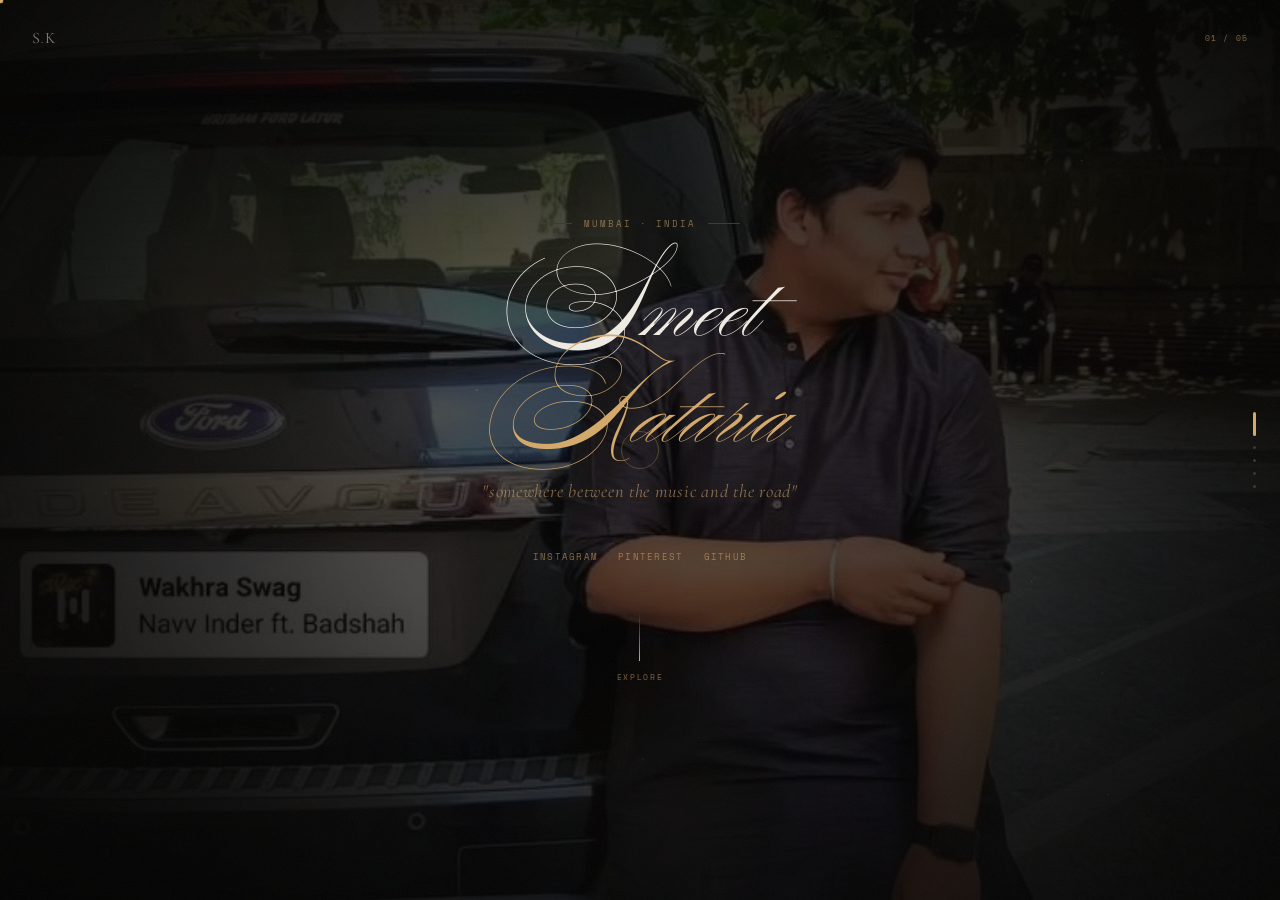
<file: smeet-bio.html>
<!DOCTYPE html>
<html lang="en">
<head>
<meta charset="UTF-8"/>
<meta name="viewport" content="width=device-width, initial-scale=1.0, maximum-scale=1.0, user-scalable=no"/>
<title>Smeet Kataria</title>
<link rel="preconnect" href="https://fonts.googleapis.com">
<link href="https://fonts.googleapis.com/css2?family=Ballet:opsz@16..72&family=Cormorant+Garamond:ital,wght@0,300;0,400;0,600;1,300;1,400;1,600&family=Space+Mono:ital@0;1&family=Syne:wght@300;400;500&display=swap" rel="stylesheet">
<style>
*,*::before,*::after{margin:0;padding:0;box-sizing:border-box;-webkit-font-smoothing:antialiased;}
:root{
  --ink:#f0ebe3;--ink2:#9c9188;--ink3:#3d3a36;--ink4:#1e1c1a;
  --gold:#d4a96a;--gold2:rgba(212,169,106,0.15);
  --smoke:#7fa8b8;--rose:#c9a0a0;
  --bg:#060504;
}
html,body{width:100%;height:100%;overflow:hidden;background:var(--bg);}
body{font-family:'Syne',sans-serif;color:var(--ink);cursor:none;}

/* CURSOR */
#cur{position:fixed;z-index:9999;pointer-events:none;width:7px;height:7px;border-radius:50%;background:var(--gold);transform:translate(-50%,-50%);mix-blend-mode:screen;transition:width .3s,height .3s;}
#cur-r{position:fixed;z-index:9998;pointer-events:none;width:38px;height:38px;border-radius:50%;border:1px solid rgba(212,169,106,.3);transform:translate(-50%,-50%);transition:width .4s,height .4s,border-radius .4s;}
body.hov #cur-r{width:56px;height:56px;border-color:rgba(212,169,106,.55);}

/* GRAIN */
.grain{position:fixed;inset:0;z-index:50;pointer-events:none;opacity:.65;
  background-image:url("data:image/svg+xml,%3Csvg xmlns='http://www.w3.org/2000/svg' width='300' height='300'%3E%3Cfilter id='n'%3E%3CfeTurbulence baseFrequency='.8' numOctaves='4' type='fractalNoise' stitchTiles='stitch'/%3E%3CfeColorMatrix type='saturate' values='0'/%3E%3C/filter%3E%3Crect width='300' height='300' filter='url(%23n)' opacity='.07'/%3E%3C/svg%3E");}

/* PAGES WRAPPER */
#pages{
  position:fixed;inset:0;
  transition:transform .9s cubic-bezier(0.77,0,0.175,1);
  will-change:transform;
}

/* SINGLE PAGE */
.pg{
  position:absolute;left:0;width:100%;height:100vh;
  overflow:hidden;
  display:flex;flex-direction:column;
  justify-content:center;align-items:center;
}
.pg:nth-child(1){top:0;}
.pg:nth-child(2){top:100vh;}
.pg:nth-child(3){top:200vh;}
.pg:nth-child(4){top:300vh;}
.pg:nth-child(5){top:400vh;}

/* CANVAS */
#bgc{position:fixed;inset:0;z-index:0;}

/* VIGNETTE */
.vig{position:fixed;inset:0;z-index:2;pointer-events:none;
  background:radial-gradient(ellipse 80% 80% at 50% 50%,transparent 30%,rgba(0,0,0,.82) 100%);}

/* ── PAGE 1 — INTRO ── */
.p1-bg{
  position:absolute;inset:0;z-index:0;
  background-image:url('1.jpg');
  background-size:cover;
  background-position:center;
  opacity:0.3;
}
.p1-bg::after{
  content:'';position:absolute;inset:0;
  background:radial-gradient(circle at center,transparent 20%,rgba(6,5,4,.8) 100%);
}
.p1-inner{
  position:relative;z-index:10;
  text-align:center;
  padding:0 32px;
}
.p1-pre{
  font-family:'Space Mono',monospace;
  font-size:.58rem;letter-spacing:.22em;text-transform:uppercase;
  color:rgba(212,169,106,0.6);margin-bottom:32px;
  display:flex;align-items:center;justify-content:center;gap:12px;
}
.p1-pre::before,.p1-pre::after{content:'';display:block;width:32px;height:1px;background:var(--ink3);}
.p1-name{
  font-family:'Ballet',cursive;
  font-size:clamp(3.2rem,13vw,7rem);
  font-weight:400;line-height:.95;letter-spacing:.01em;
  color:var(--ink);
  margin-bottom:6px;
}
.p1-name em{font-style:italic;color:var(--gold);}
.p1-quote{
  font-family:'Cormorant Garamond',serif;
  font-style:italic;font-size:clamp(.9rem,2.5vw,1.15rem);
  color:rgba(212,169,106,0.6);letter-spacing:.04em;
  margin-bottom:48px;
}
.p1-scroll{
  display:flex;flex-direction:column;align-items:center;gap:10px;
  font-family:'Space Mono',monospace;
  font-size:.52rem;letter-spacing:.2em;text-transform:uppercase;
  color:rgba(212,169,106,0.6);
  animation:fadeUpIn 1s ease 1.5s both;
}
.scroll-line{
  width:1px;height:48px;
  background:linear-gradient(to bottom,transparent,var(--gold));
  animation:scrollPulse 2s ease-in-out infinite;
}
@keyframes scrollPulse{
  0%,100%{transform:scaleY(1);opacity:.6;}
  50%{transform:scaleY(1.3);opacity:1;}
}
.p1-socials{
  display:flex;gap:20px;justify-content:center;
  margin-bottom:48px;
}
.p1-soc{
  font-family:'Space Mono',monospace;
  font-size:.56rem;letter-spacing:.14em;text-transform:uppercase;
  color:rgba(212,169,106,0.6);text-decoration:none;
  position:relative;padding-bottom:2px;
  transition:color .3s;
}
.p1-soc::after{content:'';position:absolute;bottom:0;left:0;width:0;height:1px;background:var(--gold);transition:width .35s;}
.p1-soc:hover{color:var(--gold);}
.p1-soc:hover::after{width:100%;}

/* ── SHARED FULL PAGE ── */
.pg-full{position:relative;z-index:10;width:100%;height:100%;display:flex;flex-direction:column;}

/* BG PHOTO */
.pg-photo{
  position:absolute;inset:0;z-index:0;
  background-size:cover;background-position:center;
  transition:opacity .6s;
}
.pg-photo-overlay{
  position:absolute;inset:0;z-index:1;
}

/* ── PAGE 2 — PIANO ── */
.p2-bg{
  position:absolute;inset:0;z-index:0;
  background-image:url('2.jpg');
  background-size:cover;
  background-position:center;
  opacity:0.3;
}
.p2-bg::after{
  content:'';position:absolute;inset:0;
  background:radial-gradient(ellipse 60% 60% at 80% 20%,rgba(212,169,106,.15) 0%,transparent 70%),
             radial-gradient(ellipse 40% 40% at 20% 80%,rgba(212,169,106,.1) 0%,transparent 70%);
}
.p2-grid{
  position:absolute;inset:0;z-index:1;
  background-image:
    linear-gradient(rgba(255,255,255,.018) 1px,transparent 1px),
    linear-gradient(90deg,rgba(255,255,255,.018) 1px,transparent 1px);
  background-size:60px 60px;
}
.p2-keys{
  position:absolute;bottom:0;left:0;right:0;z-index:2;
  height:120px;
  background:linear-gradient(to top,rgba(0,0,0,.4),transparent);
  display:flex;align-items:flex-end;justify-content:center;gap:2px;
  padding-bottom:0;
  overflow:hidden;
}
.key-w{width:28px;height:90px;background:linear-gradient(to bottom,rgba(255,255,255,.05),rgba(255,255,255,.02));border-radius:2px 2px 4px 4px;border:1px solid rgba(255,255,255,.08);}
.key-b{width:18px;height:55px;background:rgba(0,0,0,.7);border-radius:1px 1px 3px 3px;margin:0 -1px;position:relative;z-index:3;border:1px solid rgba(255,255,255,.05);}

/* content inside full pages */
.pg-content{
  position:relative;z-index:10;
  display:flex;flex-direction:column;
  justify-content:center;
  padding:60px 44px 100px;
  height:100%;
  max-width:520px;
}
.pg-num{
  font-family:'Space Mono',monospace;
  font-size:.54rem;letter-spacing:.2em;color:rgba(212,169,106,0.6);
  margin-bottom:20px;display:flex;align-items:center;gap:10px;
}
.pg-num::before{content:'';display:block;width:20px;height:1px;background:var(--ink3);}
.pg-tag{
  font-family:'Space Mono',monospace;
  font-size:.56rem;letter-spacing:.2em;text-transform:uppercase;
  margin-bottom:16px;
}
.pg-title{
  font-family:'Cormorant Garamond',serif;
  font-weight:300;
  line-height:.95;letter-spacing:-.03em;
  margin-bottom:22px;
}
.pg-title em{font-style:italic;}
.pg-body{
  font-size:.8rem;font-weight:300;line-height:1.9;
  color:var(--ink2);letter-spacing:.01em;
  margin-bottom:24px;
  max-width:380px;
}
.pg-chips{display:flex;flex-wrap:wrap;gap:7px;margin-bottom:28px;}
.chip{
  font-family:'Space Mono',monospace;
  font-size:.5rem;letter-spacing:.12em;text-transform:uppercase;
  padding:5px 12px;
  border:1px solid rgba(255,255,255,.07);
  border-radius:0;color:rgba(212,169,106,0.6);
  transition:color .3s,border-color .3s;
}
.pg-link{
  display:inline-flex;align-items:center;gap:8px;
  font-family:'Space Mono',monospace;
  font-size:.58rem;letter-spacing:.14em;text-transform:uppercase;
  text-decoration:none;
  transition:gap .3s,opacity .3s;
}
.pg-link:hover{gap:14px;}
.pg-link-arr{transition:transform .3s;}
.pg-link:hover .pg-link-arr{transform:translateX(4px);}

/* ── PAGE 3 — ROADS (photo bg) ── */
.p3-photo{
  position:absolute;inset:0;z-index:0;
  background-image:url('3.png');
  background-size:cover;background-position:center top;
  filter:grayscale(25%);
}
.p3-overlay{
  position:absolute;inset:0;z-index:1;
  background:linear-gradient(120deg,rgba(4,5,6,.88) 40%,rgba(4,5,6,.4) 100%);
}

/* ── PAGE 4 — PHOTOGRAPHY ── */
.p4-bg{
  position:absolute;inset:0;z-index:0;
  background-image:url('4.png');
  background-size:cover;
  background-position:center;
  opacity:0.3;
}
.p4-bg::after{
  content:'';position:absolute;inset:0;
  background:radial-gradient(ellipse 50% 50% at 30% 70%,rgba(212,169,106,.15) 0%,transparent 70%),
             radial-gradient(ellipse 40% 40% at 70% 20%,rgba(212,169,106,.1) 0%,transparent 70%);
}
.p4-aperture{
  position:absolute;right:32px;top:50%;transform:translateY(-50%);
  z-index:2;opacity:.06;
  width:220px;height:220px;
}

/* ── PAGE 5 — CONNECT ── */
.p5-bg{
  position:absolute;inset:0;z-index:0;
  background:
    radial-gradient(ellipse 60% 60% at 50% 40%,rgba(212,169,106,.07) 0%,transparent 70%),
    #070605;
}
.p5-inner{
  position:relative;z-index:10;
  text-align:center;
  padding:0 32px;
}
.p5-title{
  font-family:'Cormorant Garamond',serif;
  font-size:clamp(3rem,10vw,6rem);
  font-weight:300;line-height:.95;letter-spacing:-.03em;
  margin-bottom:10px;
}
.p5-title em{font-style:italic;color:var(--gold);}
.p5-sub{
  font-family:'Cormorant Garamond',serif;
  font-style:italic;font-size:1rem;
  color:rgba(212,169,106,0.6);margin-bottom:48px;letter-spacing:.03em;
}
.p5-links{
  display:flex;flex-direction:column;gap:1px;
  border-top:1px solid rgba(255,255,255,.06);
  border-bottom:1px solid rgba(255,255,255,.06);
  margin-bottom:40px;
}
.p5-link{
  display:flex;align-items:center;justify-content:space-between;
  padding:18px 0;
  border-bottom:1px solid rgba(255,255,255,.04);
  text-decoration:none;
  transition:padding-left .3s;
}
.p5-link:last-child{border-bottom:none;}
.p5-link:hover{padding-left:8px;}
.p5-link-label{
  font-family:'Cormorant Garamond',serif;
  font-size:1.4rem;font-weight:400;
  color:var(--ink);transition:color .3s;
}
.p5-link:hover .p5-link-label{color:var(--gold);}
.p5-link-meta{
  font-family:'Space Mono',monospace;
  font-size:.52rem;letter-spacing:.14em;text-transform:uppercase;
  color:rgba(212,169,106,0.6);
}
.p5-bottom{
  font-family:'Space Mono',monospace;
  font-size:.52rem;letter-spacing:.14em;text-transform:uppercase;
  color:rgba(212,169,106,0.6);
}

/* ── SIDE NAV DOTS ── */
#nav{
  position:fixed;right:24px;top:50%;transform:translateY(-50%);
  z-index:100;
  display:flex;flex-direction:column;gap:10px;
  align-items:center;
}
.ndot{
  width:3px;height:3px;border-radius:2px;
  background:var(--ink3);
  cursor:pointer;transition:all .45s cubic-bezier(0.16,1,0.3,1);
}
.ndot.on{background:var(--gold);height:24px;}
.ndot:hover:not(.on){background:var(--ink2);height:8px;}

/* ── TOP BAR ── */
#topbar{
  position:fixed;top:0;left:0;right:0;z-index:100;
  padding:28px 32px;
  display:flex;justify-content:space-between;align-items:center;
}
.tb-logo{
  font-family:'Cormorant Garamond',serif;
  font-size:1rem;font-weight:400;letter-spacing:.05em;
  color:var(--ink);opacity:.5;
}
.tb-logo em{font-style:italic;color:var(--gold);opacity:1;}
.tb-page{
  font-family:'Space Mono',monospace;
  font-size:.52rem;letter-spacing:.14em;color:rgba(212,169,106,0.6);
}

/* ── SWIPE HINT ── */
#swipe-hint{
  position:fixed;bottom:32px;left:50%;transform:translateX(-50%);
  z-index:100;
  display:flex;flex-direction:column;align-items:center;gap:8px;
  animation:hintFade 3.5s ease 2s both;
  pointer-events:none;
}
@keyframes hintFade{
  0%{opacity:0;transform:translateX(-50%) translateY(10px);}
  20%{opacity:1;transform:translateX(-50%) translateY(0);}
  75%{opacity:1;}
  100%{opacity:0;}
}
.hint-line{width:1px;height:36px;background:linear-gradient(to bottom,transparent,rgba(212,169,106,.6));}
.hint-txt{font-family:'Space Mono',monospace;font-size:.48rem;letter-spacing:.2em;text-transform:uppercase;color:rgba(212,169,106,0.6);}

/* ANIMATIONS */
@keyframes fadeUpIn{
  from{opacity:0;transform:translateY(16px);}
  to{opacity:1;transform:translateY(0);}
}
.pg-content>*{
  opacity:0;transform:translateY(20px);
  transition:opacity .7s ease,transform .7s ease;
}
.pg.visible .pg-content>*:nth-child(1){opacity:1;transform:translateY(0);transition-delay:.1s;}
.pg.visible .pg-content>*:nth-child(2){opacity:1;transform:translateY(0);transition-delay:.2s;}
.pg.visible .pg-content>*:nth-child(3){opacity:1;transform:translateY(0);transition-delay:.32s;}
.pg.visible .pg-content>*:nth-child(4){opacity:1;transform:translateY(0);transition-delay:.44s;}
.pg.visible .pg-content>*:nth-child(5){opacity:1;transform:translateY(0);transition-delay:.54s;}
.pg.visible .pg-content>*:nth-child(6){opacity:1;transform:translateY(0);transition-delay:.64s;}

.p1-inner>*{
  opacity:0;
  transition:opacity .8s ease,transform .8s ease;
  transform:translateY(18px);
}
.pg.visible .p1-inner>*:nth-child(1){opacity:1;transform:translateY(0);transition-delay:.15s;}
.pg.visible .p1-inner>*:nth-child(2){opacity:1;transform:translateY(0);transition-delay:.3s;}
.pg.visible .p1-inner>*:nth-child(3){opacity:1;transform:translateY(0);transition-delay:.45s;}
.pg.visible .p1-inner>*:nth-child(4){opacity:1;transform:translateY(0);transition-delay:.6s;}
.pg.visible .p1-inner>*:nth-child(5){opacity:1;transform:translateY(0);transition-delay:.75s;}

.p5-inner>*{
  opacity:0;transform:translateY(18px);
  transition:opacity .7s ease,transform .7s ease;
}
.pg.visible .p5-inner>*:nth-child(1){opacity:1;transform:translateY(0);transition-delay:.1s;}
.pg.visible .p5-inner>*:nth-child(2){opacity:1;transform:translateY(0);transition-delay:.25s;}
.pg.visible .p5-inner>*:nth-child(3){opacity:1;transform:translateY(0);transition-delay:.4s;}
.pg.visible .p5-inner>*:nth-child(4){opacity:1;transform:translateY(0);transition-delay:.55s;}

/* ── MOBILE ── */
@media(max-width:600px){
  /* cursor off on touch */
  #cur,#cur-r{display:none;}

  /* topbar */
  #topbar{padding:18px 20px;}
  .tb-logo{font-size:.9rem;}
  .tb-page{font-size:.48rem;}

  /* side nav — move left edge, smaller */
  #nav{right:12px;gap:8px;}
  .ndot{width:2px;}
  .ndot.on{height:18px;}

  /* swipe hint */
  #swipe-hint{bottom:20px;}

  /* page 1 */
  .p1-name{font-size:clamp(2.8rem,16vw,5rem);line-height:.96;}
  .p1-quote{font-size:.82rem;padding:0 8px;}
  .p1-socials{gap:14px;}
  .p1-soc{font-size:.5rem;}
  .p1-pre{font-size:.52rem;}

  /* inner pages content */
  .pg-content{
    padding:72px 24px 80px;
    justify-content:center;
  }
  .pg-num{font-size:.48rem;margin-bottom:14px;}
  .pg-tag{font-size:.5rem;margin-bottom:12px;}
  .pg-title{
    font-size:clamp(2.4rem,11vw,3.8rem) !important;
    margin-bottom:14px;
  }
  .pg-body{
    font-size:.72rem;
    line-height:1.8;
    margin-bottom:16px;
    /* clamp to 4 lines on small screens */
    display:-webkit-box;
    -webkit-line-clamp:5;
    -webkit-box-orient:vertical;
    overflow:hidden;
  }
  .pg-chips{gap:5px;margin-bottom:20px;}
  .chip{font-size:.44rem;padding:4px 9px;}
  .pg-link{font-size:.52rem;}

  /* page 3 roads — photo bleeds edge to edge */
  .p3-overlay{
    background:linear-gradient(160deg,rgba(4,5,6,.92) 35%,rgba(4,5,6,.5) 100%);
  }

  /* page 4 aperture svg */
  .p4-aperture{
    width:140px;height:140px;
    right:16px;top:auto;bottom:20px;transform:none;
    opacity:.04;
  }

  /* page 5 */
  .p5-title{font-size:clamp(2.6rem,12vw,4.5rem);}
  .p5-sub{font-size:.82rem;margin-bottom:32px;}
  .p5-link{padding:14px 0;}
  .p5-link-label{font-size:1.15rem;}
  .p5-link-meta{font-size:.46rem;}
  .p5-bottom{font-size:.46rem;}
  .p5-inner{padding:0 24px;}

  /* piano keys — shorter on mobile */
  .p2-keys{height:80px;}
  .key-w{width:20px;height:65px;}
  .key-b{width:13px;height:40px;}

  /* scroll line hint */
  .scroll-line{height:32px;}
}
</style>
</head>
<body>

<div id="cur"></div>
<div id="cur-r"></div>
<canvas id="bgc"></canvas>
<div class="grain"></div>
<div class="vig"></div>

<!-- TOP BAR -->
<div id="topbar">
  <a class="tb-logo" href="index.html" style="text-decoration:none;">S<em>.</em>K</a>
  <div class="tb-page" id="pg-counter">01 / 05</div>
</div>

<!-- SIDE DOTS -->
<div id="nav">
  <div class="ndot on" onclick="goTo(0)"></div>
  <div class="ndot" onclick="goTo(1)"></div>
  <div class="ndot" onclick="goTo(2)"></div>
  <div class="ndot" onclick="goTo(3)"></div>
  <div class="ndot" onclick="goTo(4)"></div>
</div>

<!-- SWIPE HINT -->
<div id="swipe-hint">
  <div class="hint-line"></div>
  <div class="hint-txt">scroll down</div>
</div>

<!-- PAGES -->
<div id="pages">

  <!-- PAGE 1 — INTRO -->
  <div class="pg" id="p0">
    <div class="p1-bg"></div>
    <div class="p1-inner">
      <div class="p1-pre">Mumbai · India</div>
      <h1 class="p1-name">Smeet<br><em>Kataria</em></h1>
      <p class="p1-quote">"somewhere between the music and the road"</p>
      <div class="p1-socials">
        <a class="p1-soc" href="https://www.instagram.com/smeetkataria_?igsh=MTgybDJkdDNjZmRjdQ==" target="_blank" rel="noopener">instagram</a>
        <a class="p1-soc" href="https://pin.it/7MARs37NP" target="_blank" rel="noopener">pinterest</a>
        <a class="p1-soc" href="https://github.com/smeetk-alt" target="_blank" rel="noopener">github</a>
      </div>
      <div class="p1-scroll">
        <div class="scroll-line"></div>
        <span>explore</span>
      </div>
    </div>
  </div>

  <!-- PAGE 2 — PIANO -->
  <div class="pg" id="p1">
    <div class="p2-bg"></div>
    <div class="p2-grid"></div>
    <div class="p2-keys" id="piano-keys"></div>
    <div class="pg-content">
      <div class="pg-num">01 / 03</div>
      <div class="pg-tag" style="color:#d4a96a">🎹 Music</div>
      <h2 class="pg-title" style="font-size:clamp(3.2rem,10vw,5.8rem);color:#f0ebe3">Keys &amp;<br><em style="color:#d4a96a">Silence</em></h2>
      <p class="pg-body">Self-taught. Late nights that dissolve into early mornings. Classical pieces, film scores, improvisation sessions that go nowhere and everywhere at once. The piano is the one place the noise stops.</p>
      <div class="pg-chips">
        <span class="chip">self-taught</span>
        <span class="chip">classical</span>
        <span class="chip">film scores</span>
        <span class="chip">2am sessions</span>
      </div>
      <a class="pg-link" style="color:#d4a96a" href="https://www.instagram.com/smeetkataria_?igsh=MTgybDJkdDNjZmRjdQ==" target="_blank" rel="noopener">hear me play <span class="pg-link-arr">→</span></a>
    </div>
  </div>

  <!-- PAGE 3 — ROADS -->
  <div class="pg" id="p2">
    <div class="p3-photo"></div>
    <div class="p3-overlay"></div>
    <div class="pg-content">
      <div class="pg-num">02 / 03</div>
      <div class="pg-tag" style="color:#d4a96a">🚗 Roads</div>
      <h2 class="pg-title" style="font-size:clamp(3rem,9vw,5.4rem);color:#f0ebe3">Nowhere<br><em style="color:#d4a96a">in particular</em></h2>
      <p class="pg-body">Windows down at midnight. A playlist doing all the talking. Leh to Nubra via Khardung La — 395 km, 17,500 ft, Royal Enfield Classic 350. The road is the only place that makes complete sense.</p>
      <div class="pg-chips">
        <span class="chip">leh → nubra</span>
        <span class="chip">17,500 ft</span>
        <span class="chip">395 km</span>
        <span class="chip">midnight drives</span>
        <span class="chip">royal enfield</span>
      </div>
    </div>
  </div>

  <!-- PAGE 4 — PHOTOGRAPHY -->
  <div class="pg" id="p3">
    <div class="p4-bg"></div>
    <svg class="p4-aperture" viewBox="0 0 200 200" fill="none">
      <circle cx="100" cy="100" r="95" stroke="white" stroke-width="1" opacity=".5"/>
      <circle cx="100" cy="100" r="60" stroke="white" stroke-width="1" opacity=".4"/>
      <circle cx="100" cy="100" r="30" stroke="white" stroke-width="1" opacity=".3"/>
      <line x1="100" y1="5" x2="100" y2="195" stroke="white" stroke-width=".5" opacity=".2"/>
      <line x1="5" y1="100" x2="195" y2="100" stroke="white" stroke-width=".5" opacity=".2"/>
      <line x1="33" y1="33" x2="167" y2="167" stroke="white" stroke-width=".5" opacity=".2"/>
      <line x1="167" y1="33" x2="33" y2="167" stroke="white" stroke-width=".5" opacity=".2"/>
    </svg>
    <div class="pg-content">
      <div class="pg-num">03 / 03</div>
      <div class="pg-tag" style="color:#d4a96a">📸 Frames</div>
      <h2 class="pg-title" style="font-size:clamp(3rem,9vw,5.4rem);color:#f0ebe3">Light &amp;<br><em style="color:#d4a96a">still moments</em></h2>
      <p class="pg-body">Photographing what people walk straight past. Moody skies, cracked walls, the best light hiding in quiet corners. Photography is just noticing — slowly and deliberately.</p>
      <div class="pg-chips">
        <span class="chip">street</span>
        <span class="chip">moody light</span>
        <span class="chip">aesthetics</span>
        <span class="chip">film-ish</span>
      </div>
      <a class="pg-link" style="color:#d4a96a" href="https://pin.it/7MARs37NP" target="_blank" rel="noopener">my collection <span class="pg-link-arr">→</span></a>
    </div>
  </div>

  <!-- PAGE 5 — CONNECT -->
  <div class="pg" id="p4">
    <div class="p5-bg"></div>
    <div class="p5-inner">
      <h2 class="p5-title">Let's<br><em>connect</em></h2>
      <p class="p5-sub">open to conversations, collabs, and long drives</p>
      <div class="p5-links">
        <a class="p5-link" href="https://www.instagram.com/smeetkataria_?igsh=MTgybDJkdDNjZmRjdQ==" target="_blank" rel="noopener">
          <span class="p5-link-label">Instagram</span>
          <span class="p5-link-meta">@smeetkataria_ →</span>
        </a>
        <a class="p5-link" href="https://pin.it/7MARs37NP" target="_blank" rel="noopener">
          <span class="p5-link-label">Pinterest</span>
          <span class="p5-link-meta">photography →</span>
        </a>
        <a class="p5-link" href="https://www.linkedin.com/in/smeet-kataria-89210b405" target="_blank" rel="noopener">
          <span class="p5-link-label">LinkedIn</span>
          <span class="p5-link-meta">connect →</span>
        </a>
        <a class="p5-link" href="https://github.com/smeetk-alt" target="_blank" rel="noopener">
          <span class="p5-link-label">GitHub</span>
          <span class="p5-link-meta">@smeetk-alt →</span>
        </a>
        <a class="p5-link" href="mailto:smeet.kataria@somaiya.edu">
          <span class="p5-link-label">Email</span>
          <span class="p5-link-meta">say hello →</span>
        </a>
      </div>
      <div class="p5-bottom">Thane · Mumbai · India 🇮🇳</div>
    </div>
  </div>

</div><!-- /pages -->

<script>
/* ── CURSOR ── */
const cdot=document.getElementById('cur'),cring=document.getElementById('cur-r');
let mx=window.innerWidth/2,my=window.innerHeight/2,rx=mx,ry=my;
document.addEventListener('mousemove',e=>{mx=e.clientX;my=e.clientY;cdot.style.left=mx+'px';cdot.style.top=my+'px';});
(function loop(){rx+=(mx-rx)*.1;ry+=(my-ry)*.1;cring.style.left=rx+'px';cring.style.top=ry+'px';requestAnimationFrame(loop);})();
document.querySelectorAll('a,.p5-link,.ndot').forEach(el=>{
  el.addEventListener('mouseenter',()=>document.body.classList.add('hov'));
  el.addEventListener('mouseleave',()=>document.body.classList.remove('hov'));
});

/* ── CANVAS PARTICLES ── */
const cv=document.getElementById('bgc'),ct=cv.getContext('2d');
let W,H;
function resize(){W=cv.width=window.innerWidth;H=cv.height=window.innerHeight;}
resize();window.addEventListener('resize',resize);
const motes=Array.from({length:70},()=>({
  x:Math.random(),y:Math.random(),
  s:.15+Math.random()*.9,
  spd:.00012+Math.random()*.00018,
  drift:(Math.random()-.5)*.00004,
  op:.04+Math.random()*.28,
  ph:Math.random()*Math.PI*2
}));
const clouds=[
  {x:.15,y:.3,r:.3,c:[212,169,106],a:.055,spd:.00007},
  {x:.8,y:.6,r:.28,c:[212,169,106],a:.04,spd:.00006},
  {x:.5,y:.85,r:.22,c:[212,169,106],a:.035,spd:.00008},
];
let tk=0;
function draw(){
  ct.clearRect(0,0,W,H);tk++;
  clouds.forEach(cl=>{
    const cx=(cl.x+Math.sin(tk*cl.spd)*.07)*W;
    const cy=(cl.y+Math.cos(tk*cl.spd*.8)*.05)*H;
    const r=cl.r*Math.min(W,H);
    const g=ct.createRadialGradient(cx,cy,0,cx,cy,r);
    g.addColorStop(0,`rgba(${cl.c},${cl.a})`);
    g.addColorStop(1,'rgba(0,0,0,0)');
    ct.fillStyle=g;ct.beginPath();ct.arc(cx,cy,r,0,Math.PI*2);ct.fill();
  });
  motes.forEach(m=>{
    m.y-=m.spd;m.x+=m.drift;
    if(m.y<-.02){m.y=1.02;m.x=Math.random();}
    const fl=.65+.35*Math.sin(tk*.035+m.ph);
    ct.globalAlpha=m.op*fl;
    ct.fillStyle='#d4a96a';
    ct.beginPath();ct.arc(m.x*W,m.y*H,m.s,0,Math.PI*2);ct.fill();
  });
  ct.globalAlpha=1;
  requestAnimationFrame(draw);
}
draw();

/* ── PIANO KEYS ── */
const keysEl=document.getElementById('piano-keys');
const pattern=[0,1,0,1,0,0,1,0,1,0,1,0];
for(let i=0;i<36;i++){
  const k=document.createElement('div');
  k.className=pattern[i%12]===1?'key-b':'key-w';
  keysEl.appendChild(k);
}

/* ── PAGE SYSTEM ── */
const pagesEl=document.getElementById('pages');
const allPgs=document.querySelectorAll('.pg');
const dots=document.querySelectorAll('.ndot');
const counter=document.getElementById('pg-counter');
let cur=0,busy=false;
const labels=['01','02','03','04','05'];

function goTo(idx,animated=true){
  if(busy||idx===cur)return;
  busy=true;
  allPgs[cur].classList.remove('visible');
  dots[cur].classList.remove('on');
  cur=idx;
  if(!animated)pagesEl.style.transition='none';
  pagesEl.style.transform=`translateY(-${cur*100}vh)`;
  if(!animated)setTimeout(()=>pagesEl.style.transition='',50);
  dots[cur].classList.add('on');
  counter.textContent=labels[cur]+' / 05';
  setTimeout(()=>{
    allPgs[cur].classList.add('visible');
    busy=false;
  },animated?600:50);
}

/* init first page */
setTimeout(()=>allPgs[0].classList.add('visible'),200);

/* wheel */
let lastWheel=0;
window.addEventListener('wheel',e=>{
  const now=Date.now();
  if(now-lastWheel<900)return;
  lastWheel=now;
  if(e.deltaY>30&&cur<4)goTo(cur+1);
  else if(e.deltaY<-30&&cur>0)goTo(cur-1);
},{passive:true});

/* touch */
let ty0=0,tx0=0;
window.addEventListener('touchstart',e=>{ty0=e.touches[0].clientY;tx0=e.touches[0].clientX;},{passive:true});
window.addEventListener('touchend',e=>{
  const dy=ty0-e.changedTouches[0].clientY;
  const dx=Math.abs(tx0-e.changedTouches[0].clientX);
  if(Math.abs(dy)>50&&dx<60){
    if(dy>0&&cur<4)goTo(cur+1);
    else if(dy<0&&cur>0)goTo(cur-1);
  }
},{passive:true});

/* keyboard */
document.addEventListener('keydown',e=>{
  if(e.key==='ArrowDown'&&cur<4)goTo(cur+1);
  if(e.key==='ArrowUp'&&cur>0)goTo(cur-1);
});
</script>
</body>
</html>
</file>
